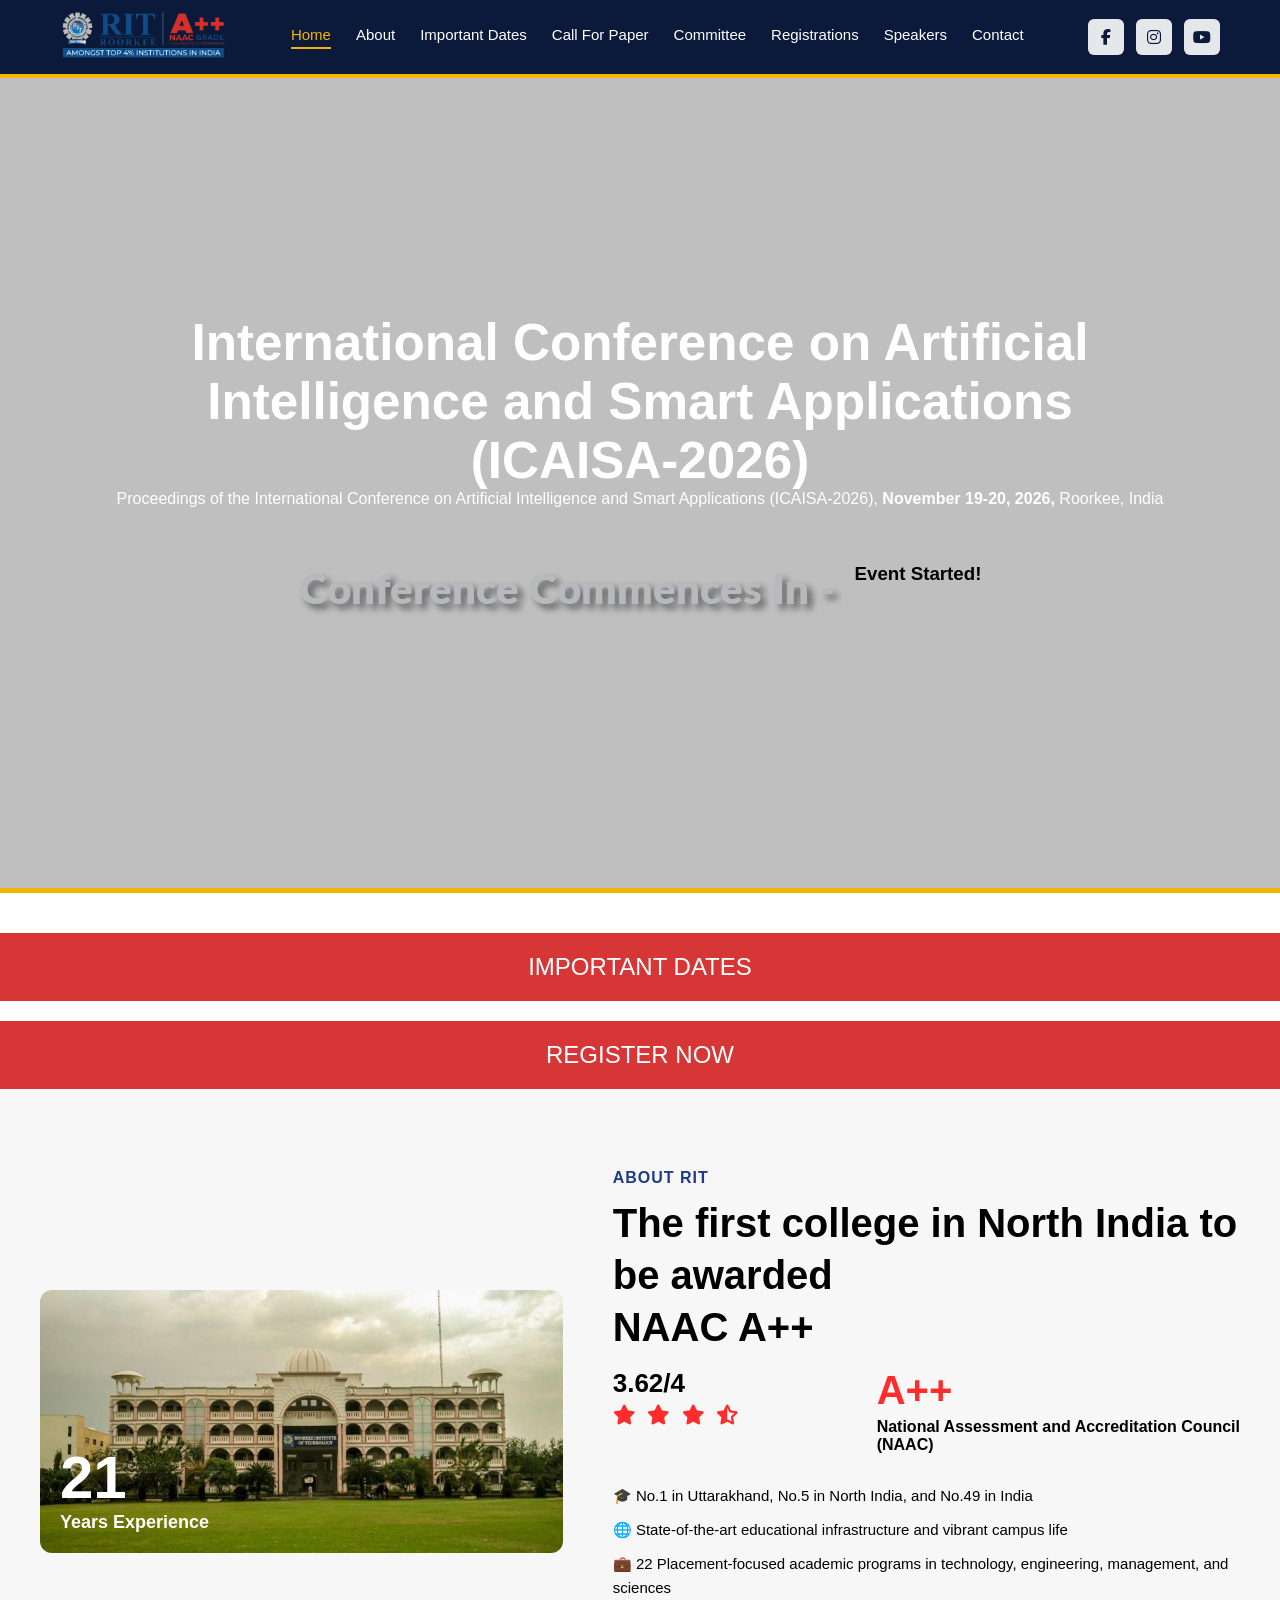
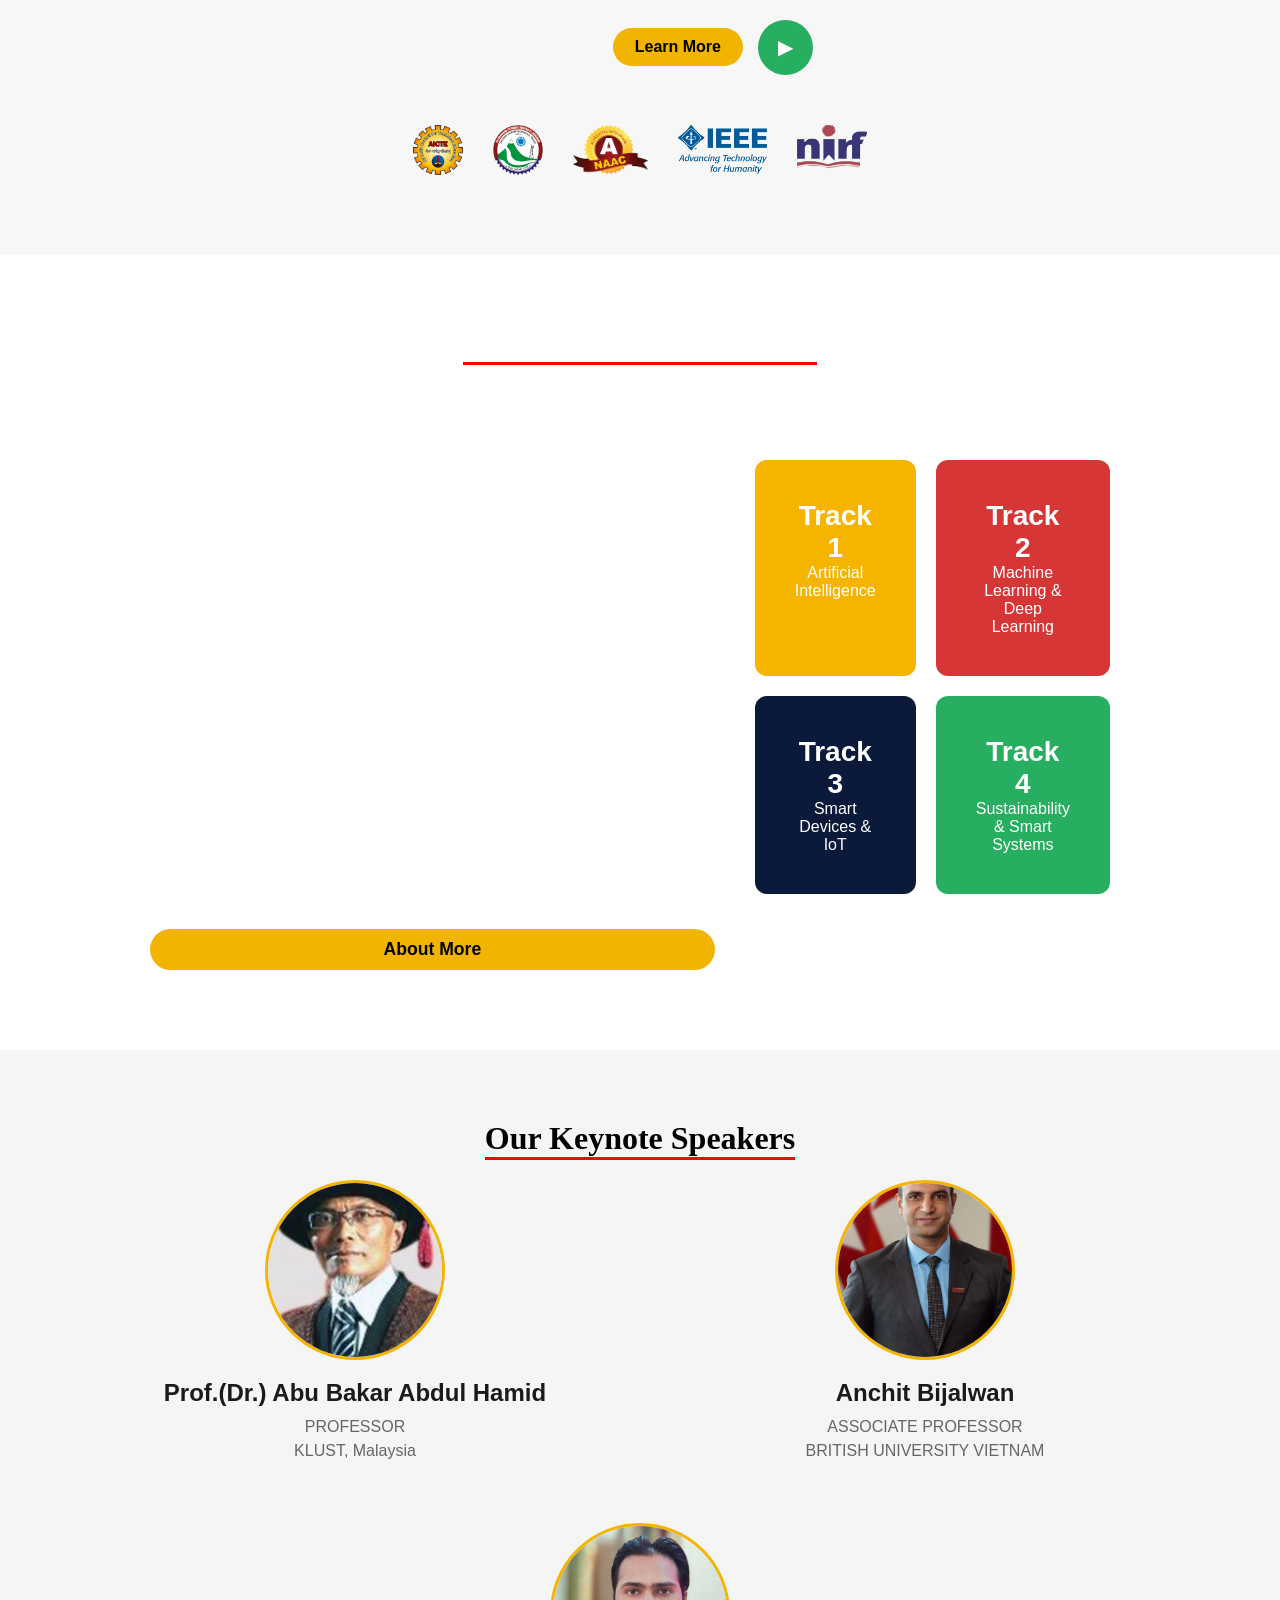
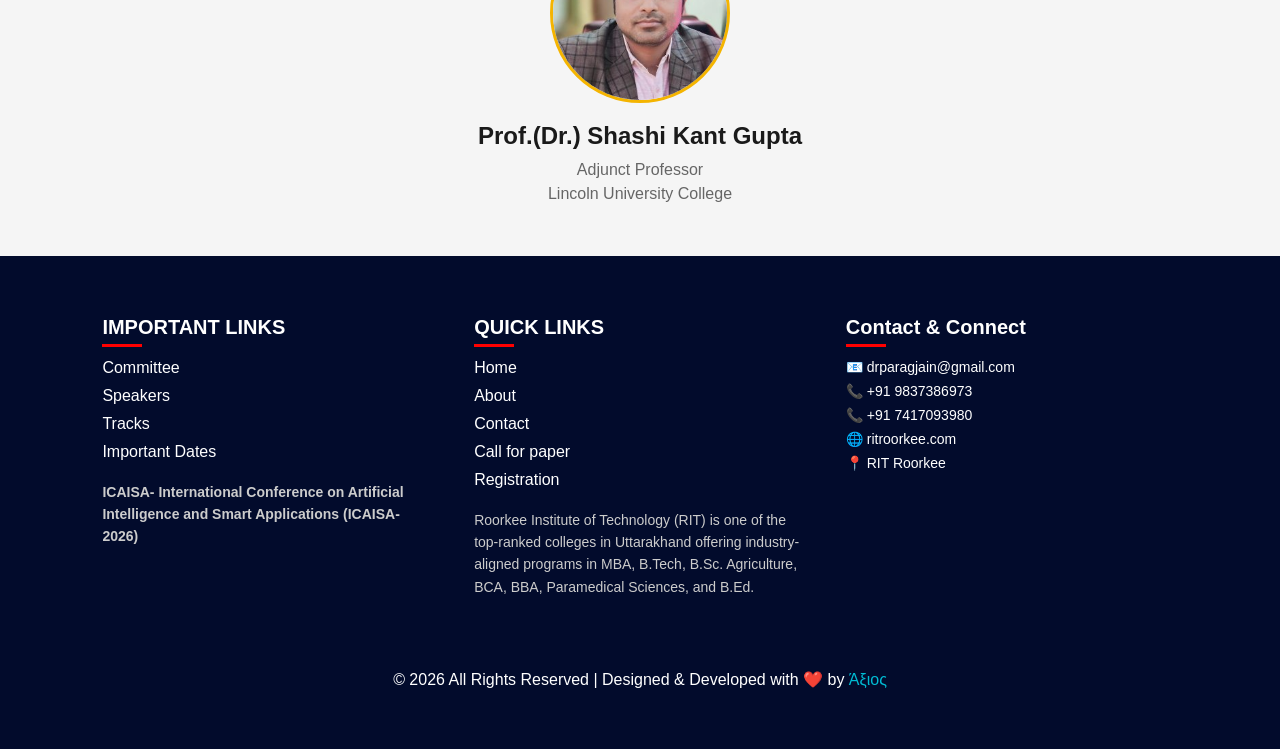
<file: index.html>
<!DOCTYPE html>
<html lang="en">

<head>
    <meta charset="UTF-8">
    <meta name="viewport" content="width=device-width, initial-scale=1.0">
    <title>RIT A++(ICAISA-2026)</title>
    <link rel="icon" type="image/png" href="./resource/wb-logo.png">
    <link rel="stylesheet" href="style.css">

    <link rel="stylesheet" href="https://cdnjs.cloudflare.com/ajax/libs/font-awesome/6.5.0/css/all.min.css">
    <link rel="preconnect" href="https://fonts.googleapis.com">
    <link rel="preconnect" href="https://fonts.gstatic.com" crossorigin>
    <link
        href="https://fonts.googleapis.com/css2?family=Barlow:ital,wght@0,100;0,200;0,300;0,400;0,500;0,600;0,700;0,800;0,900;1,100;1,200;1,300;1,400;1,500;1,600;1,700;1,800;1,900&family=Datatype:wght@100..900&family=Inter:ital,opsz,wght@0,14..32,100..900;1,14..32,100..900&family=Lato:ital,wght@0,100;0,300;0,400;0,700;0,900;1,100;1,300;1,400;1,700;1,900&family=Lobster+Two:ital,wght@0,400;0,700;1,400;1,700&family=Nata+Sans:wght@100..900&family=Teko:wght@300..700&display=swap"
        rel="stylesheet">

</head>

<body>


    <header class="navbar">
        <div class="nav-container">

            <!-- Logo -->
            <div class="logo">
                <a href="./index.html">
                    <img src="./resource/RIT_LOGO.png" alt="RIT Logo">
                </a>
            </div>

            <!-- Desktop Menu -->
            <nav class="nav-links">
                <a href="./index.html" class="active">Home</a>
                <a href="./About.html">About</a>
                <a href="./important-dates.html">Important Dates</a>
                <a href="./callforpaper.html">Call For Paper</a>
                <a href="./commettee.html">Committee</a>
                <a href="./registration.html">Registrations</a>
                <a href="#speaker-section">Speakers</a>
                <a href="./contact.html">Contact</a>
            </nav>

            <!-- Social Icons -->
            <div class="social-icons">
                <a href="https://www.facebook.com/roorkeerit/" target="_blank" rel="noopener noreferrer"><i
                        class="fab fa-facebook-f"></i></a>
                <a href="https://www.instagram.com/ritroorkee2005/?hl=en" target="_blank" rel="noopener noreferrer"><i
                        class="fab fa-instagram"></i></a>
                <a href="https://www.youtube.com/@Roorkeeinstituteoftechnology" target="_blank"
                    rel="noopener noreferrer"><i class="fab fa-youtube"></i></a>
            </div>

            <!-- Mobile Menu Icon -->
            <div class="menu-toggle" id="menuToggle">
                ☰
            </div>

        </div>
    </header>
    <!-- Mobile Fullscreen Menu -->
    <div class="mobile-menu" id="mobileMenu">
        <span class="close-btn" id="closeMenu">✕</span>

        <a href="./index.html" class="active">Home</a>
        <a href="./About.html">About</a>
        <a href="./important-dates.html">Important Dates</a>
        <a href="./callforpaper.html">Call For Paper</a>
        <a href="./commettee.html">Committee</a>
        <a href="./registration.html">Registrations</a>
        <a href="#speaker-section">Speakers</a>
        <a href="./contact.html">Contact</a>

        <!-- Social Icons (Mobile) -->
        <div class="mobile-social">
            <a href="https://www.facebook.com/roorkeerit/" target="_blank" rel="noopener noreferrer"><i
                    class="fab fa-facebook-f"></i></a>
            <a href="https://www.instagram.com/ritroorkee2005/?hl=en" target="_blank" rel="noopener noreferrer"><i
                    class="fab fa-instagram"></i></a>
            <a href="https://www.youtube.com/@Roorkeeinstituteoftechnology" target="_blank" rel="noopener noreferrer"><i
                    class="fab fa-youtube"></i></a>
        </div>
    </div>




    <section class="Hero-Section video-section">
        <video autoplay muted loop playsinline class="bg-video">
            <source src="https://res.cloudinary.com/dwsoa92iv/video/upload/v1775106284/video_pzdsb8.mp4"
                type="video/mp4">
            Your browser does not support the video tag.
        </video>

        <div class="content">
            <h1>International Conference on Artificial Intelligence and Smart Applications (ICAISA-2026)</h1>
            <p>Proceedings of the International Conference on Artificial Intelligence and Smart Applications
                (ICAISA-2026), <b>November
                    19-20, 2026,</b> Roorkee, India</p>
        </div>

        <div class="counter">
            <div class="countdown-container">
                <div class="counting-heading">
                    <h2 class="title">Conference Commences In - </h2>
                </div>

                <div class="countdown">
                    <div class="time-box">
                        <span id="days">00</span>
                        <p>Days</p>
                    </div>
                    <div class="time-box">
                        <span id="hours">00</span>
                        <p>Hours</p>
                    </div>
                    <div class="time-box">
                        <span id="minutes">00</span>
                        <p>Minutes</p>
                    </div>
                    <div class="time-box">
                        <span id="seconds">00</span>
                        <p>Seconds</p>
                    </div>
                </div>
            </div>
        </div>

    </section>

    <section class="home-page-links">

        <div class="home-links">
            <a href="./important-dates.html">IMPORTANT DATES</a>
        </div>
        <div class="home-links">
            <a href="./registration.html">REGISTER NOW</a>
        </div>

    </section>


    <!-- <section class="home-about-rit"></section> -->
    <section class="about-section">
        <div class="about-container">

            <!-- Left Image -->
            <div class="about-image">
                <img src="./resource/rit-img.jpg" alt="Experience Image">

                <div class="experience-badge">
                    <span class="years">21</span>
                    <span class="text">Years Experience</span>
                </div>
            </div>

            <!-- Right Content -->
            <div class="about-content">
                <p class="subtitle">ABOUT RIT</p>

                <div class="naac-left">
                    <h1>
                        The first college in North India to be awarded <br>
                        <span>NAAC A++</span>
                    </h1>

                    <div class="rating-naac">
                        <div class="rating">
                            <h2>3.62/4</h2>
                            <div class="stars">
                                <i class="fa-solid fa-star"></i>
                                <i class="fa-solid fa-star"></i>
                                <i class="fa-solid fa-star"></i>
                                <i class="fa-solid fa-star-half-stroke"></i>
                            </div>
                        </div>
                        <div class="rating naac">
                            <h2>A++</h2>
                            <p>National Assessment and Accreditation Council <br> (NAAC)</p>
                        </div>
                    </div>


                    <ul class="features">
                        <li>🎓 No.1 in Uttarakhand, No.5 in North India, and No.49 in India</li>
                        <li>🌐 State-of-the-art educational infrastructure and vibrant campus life</li>
                        <li>💼 22 Placement-focused academic programs in technology, engineering, management, and
                            sciences</li>
                    </ul>
                </div>

                <div class="buttons">
                    <a href="https://ritroorkee.com/" class="btn-primary" target="_blank"
                        rel="noopener noreferrer">Learn More</a>

                    <a href="https://www.youtube.com/watch?v=4znWxGRfNgY" class="play-btn" target="_blank"
                        rel="noopener noreferrer">
                        ▶
                    </a>
                </div>
            </div>

        </div>

        <!-- Logos -->
        <div class="about-logos">
            <img src="./resource/AICTE-logo.png" alt="AICTE LOGO">
            <img src="./resource/UTU-logo.png" alt="UTU LOGO">
            <img src="./resource/naaclogo-a.png" alt="NAAC LOGO">
            <img src="./resource/IEEE-logo.png" alt="IEEE LOGO">
            <img src="./resource/nirf-logoo.png" alt="NIRF LOGO">
        </div>
    </section>



    <section class="welcome-section" id="welcome">
        <div class="welcome-heading">
            <h1>Welcome to ICAISA-2026</h1>
        </div>

        <div class="home-about-ICAISA">
            <div class="welcoming-paragraph">
                <p>Welcome to <b>"International Conference on Artificial Intelligence and Smart Applications
                        (ICAISA-2026)"</b></p>
                <p>
                    A prestigious international forum dedicated to advancing research, innovation, and collaboration in
                    artificial
                    intelligence and intelligent technologies. The conference serves as a global hub for knowledge
                    exchange, where experts,
                    thought leaders, and innovators come together to present ideas, share insights, and discuss
                    transformative technologies shaping the future of smart applications and digital ecosystems.
                </p>

                <p>
                    ICAISA-2026 is thoughtfully designed for a diverse and interdisciplinary audience, including
                    academicians, researchers, doctoral scholars, postgraduate students, industry professionals,
                    technology developers, startup founders, and policymakers. Whether you are presenting
                    groundbreaking research, exploring industry-driven solutions, or aiming to stay ahead in the
                    rapidly evolving AI landscape, this conference offers valuable opportunities for learning,
                    networking, and global collaboration.
                </p>

                <p>
                    The conference highlights key areas such as machine learning, deep learning,
                    computer vision, and natural language processing, along with their applications
                    in healthcare, smart cities, intelligent transportation, cybersecurity, automation, and
                    decision-making systems. By bridging the gap between theory and real-world implementation,
                    ICAISA-2026 aims to foster innovation, encourage collaboration, and build sustainable,
                    intelligent systems that enhance productivity and quality of life worldwide.
                </p>

                <a href="./callforpaper.html" class="btn-primary about-more-btn">About More</a>
            </div>

            <div class="Track-carousel">
                <div class="grid-container">
                    <div class="box box1">
                        <h3>Track 1</h3>
                        <p>Artificial Intelligence</p>
                    </div>
                    <div class="box box2">
                        <h3>Track 2</h3>
                        <p>Machine Learning & Deep Learning</p>
                    </div>
                    <div class="box box3">
                        <h3>Track 3</h3>
                        <p>Smart Devices & IoT</p>
                    </div>
                    <div class="box box4">
                        <h3>Track 4</h3>
                        <p>Sustainability & Smart Systems</p>
                    </div>
                </div>
            </div>
        </div>

    </section>



    <section class="speakers-section" id="speaker-section">
        <div class="welcome-heading speaker-heading">
            <h1>Our Keynote Speakers</h1>
        </div>
        <div class="speakers-container">

            <!-- Speaker 1 -->
            <div class="speaker">
                <img src="./resource/abdul-hamid.jfif" alt="Abdul Hamid">
                <h3>Prof.(Dr.) Abu Bakar Abdul Hamid</h3>
                <p>PROFESSOR<br>KLUST, Malaysia</p>
            </div>

            <!-- Speaker 2 -->
            <div class="speaker">
                <img src="./resource/speaker2.jpg" alt="Anchit Bijalwan">
                <h3>Anchit Bijalwan</h3>
                <p>ASSOCIATE PROFESSOR<br>BRITISH UNIVERSITY VIETNAM</p>
            </div>

            <!-- Speaker 3 -->

            <div class="speaker center">
                <img src="./resource/shashi-kant.jfif" alt="Prof.(Dr.) SHASHI KANT GUPTA">
                <h3>Prof.(Dr.) Shashi Kant Gupta</h3>
                <p>Adjunct Professor <br>Lincoln University College</p>
            </div>

        </div>
    </section>



    <footer class="footer">
        <div class="footer-container">

            <!-- Column 1 -->
            <div class="footer-col">
                <h3>IMPORTANT LINKS</h3>
                <ul>
                    <li><a href="./commettee.html">Committee</a></li>
                    <li><a href="#speaker-section">Speakers</a></li>
                    <li><a href="#tracks-section">Tracks</a></li>
                    <li><a href="./important-dates.html">Important Dates</a></li>
                </ul>

                <p class="footer-desc">
                    <b>ICAISA- International Conference on Artificial Intelligence and Smart Applications
                        (ICAISA-2026)</b>
                </p>
            </div>

            <!-- Column 2 -->
            <div class="footer-col">
                <h3>QUICK LINKS</h3>
                <ul>
                    <li><a href="./index.html">Home</a></li>
                    <li><a href="./About.html">About</a></li>
                    <li><a href="./contact.html">Contact</a></li>
                    <li><a href="./callforpaper.html">Call for paper</a></li>
                    <li><a href="./registration.html">Registration</a></li>
                </ul>

                <p class="footer-desc">
                    Roorkee Institute of Technology (RIT) is one of the top-ranked colleges in Uttarakhand offering
                    industry-aligned programs in MBA, B.Tech, B.Sc. Agriculture, BCA, BBA, Paramedical Sciences, and
                    B.Ed.
                </p>
            </div>

            <!-- Column 3 -->
            <div class="footer-col contact">
                <h3>Contact & Connect</h3>

                <p>📧 drparagjain@gmail.com</p>
                <p>📞 +91 9837386973</p>
                <p>📞 +91 7417093980</p>
                <p>🌐 ritroorkee.com</p>
                <p>📍 RIT Roorkee</p>

                <!-- Map -->
                <div class="map">
                    <iframe src="https://www.google.com/maps?q=Roorkee%20Institute%20of%20Technology&output=embed"
                        loading="lazy">
                    </iframe>
                </div>
            </div>
        </div>
        <div class="developer-right">
            <p>
                © 2026 All Rights Reserved | Designed & Developed with ❤️ by
                <a href="https://vivaansaroj.netlify.app/" target="_blank" rel="noopener noreferrer">
                    Άξιος
                </a>
            </p>
        </div>
    </footer>

    <script src="script.js"></script>
</body>

</html>
</file>
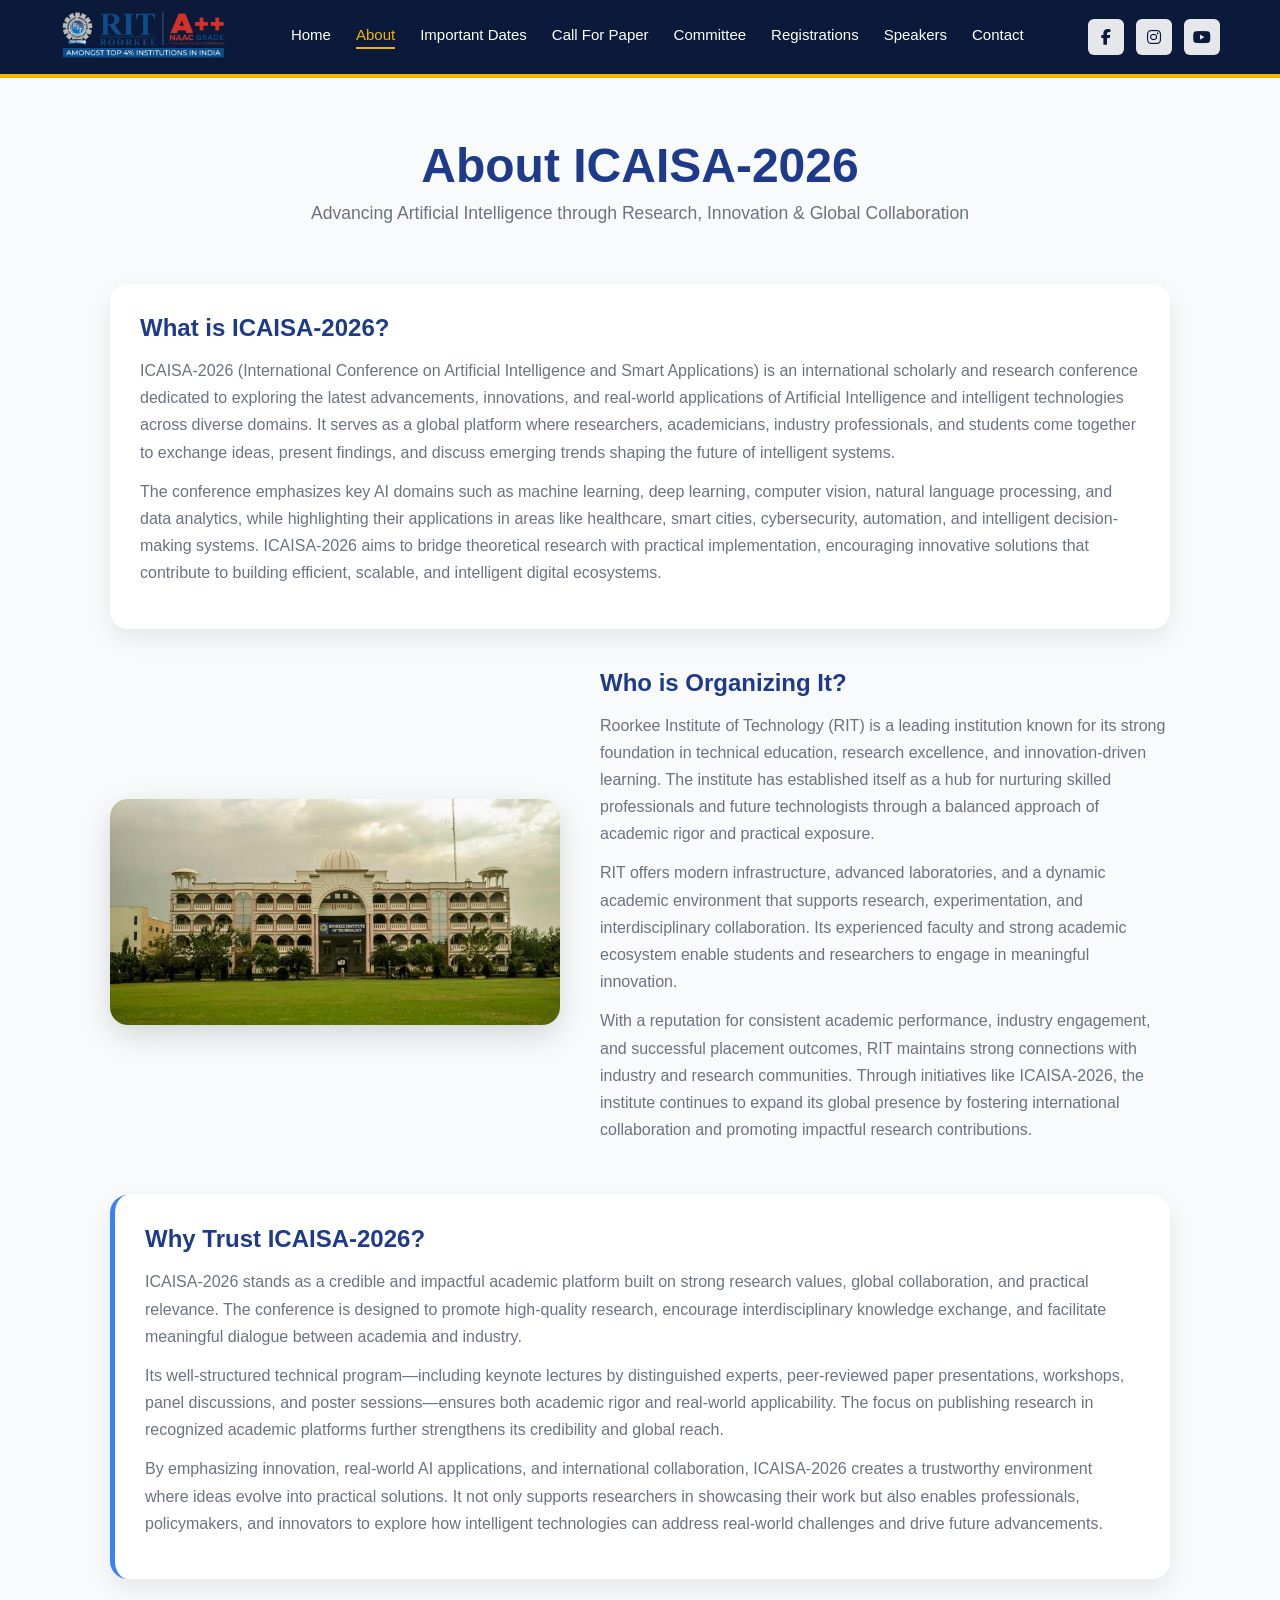
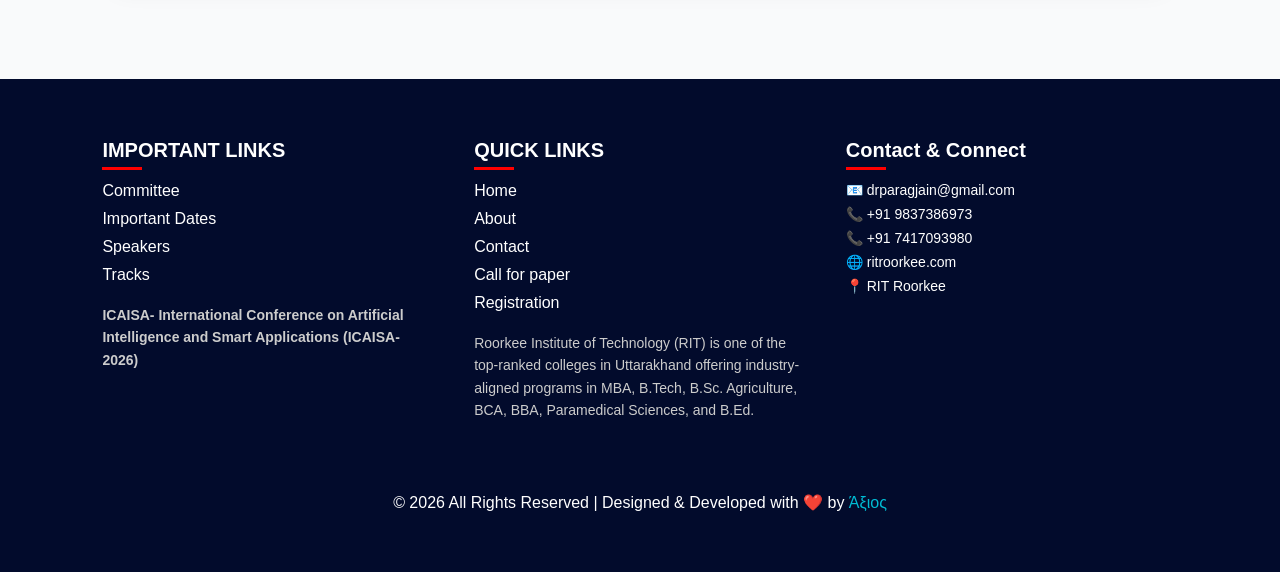
<file: About.html>
<!DOCTYPE html>
<html lang="en">

<head>
    <meta charset="UTF-8">
    <meta name="viewport" content="width=device-width, initial-scale=1.0">
    <title>RIT A++(ICAISA-2026)</title>
    <link rel="icon" type="image/png" href="./resource/wb-logo.png">
    <link rel="stylesheet" href="style.css">
    <link rel="stylesheet" href="./CSS/about.css">

    <link rel="stylesheet" href="https://cdnjs.cloudflare.com/ajax/libs/font-awesome/6.5.0/css/all.min.css">
    <link rel="preconnect" href="https://fonts.googleapis.com">
    <link rel="preconnect" href="https://fonts.gstatic.com" crossorigin>
    <link
        href="https://fonts.googleapis.com/css2?family=Barlow:ital,wght@0,100;0,200;0,300;0,400;0,500;0,600;0,700;0,800;0,900;1,100;1,200;1,300;1,400;1,500;1,600;1,700;1,800;1,900&family=Datatype:wght@100..900&family=Inter:ital,opsz,wght@0,14..32,100..900;1,14..32,100..900&family=Lato:ital,wght@0,100;0,300;0,400;0,700;0,900;1,100;1,300;1,400;1,700;1,900&family=Lobster+Two:ital,wght@0,400;0,700;1,400;1,700&family=Nata+Sans:wght@100..900&family=Teko:wght@300..700&display=swap"
        rel="stylesheet">
</head>

<body class="about-body">
    <header class="navbar">
        <div class="nav-container">

            <!-- Logo -->
            <div class="logo">
                <a href="./index.html">
                    <img src="./resource/RIT_LOGO.png" alt="RIT Logo">
                </a>
            </div>

            <!-- Desktop Menu -->
            <nav class="nav-links">
                <a href="./index.html">Home</a>
                <a href="./About.html" class="active">About</a>
                <a href="./important-dates.html">Important Dates</a>
                <a href="./callforpaper.html">Call For Paper</a>
                <a href="./commettee.html">Committee</a>
                <!-- <a href="#">Call for paper</a> -->
                <a href="./registration.html">Registrations</a>
                <a href="./index.html#speaker-section">Speakers</a>
                <a href="./contact.html">Contact</a>
            </nav>

            <!-- Social Icons -->
            <div class="social-icons">
                <a href="https://www.facebook.com/roorkeerit/"><i class="fab fa-facebook-f"></i></a>
                <a href="https://www.instagram.com/ritroorkee2005/?hl=en"><i class="fab fa-instagram"></i></a>
                <a href="https://www.youtube.com/@Roorkeeinstituteoftechnology"><i class="fab fa-youtube"></i></a>
            </div>

            <!-- Mobile Menu Icon -->
            <div class="menu-toggle" id="menuToggle">
                ☰
            </div>

        </div>
    </header>
    <!-- Mobile Fullscreen Menu -->
    <div class="mobile-menu" id="mobileMenu">
        <span class="close-btn" id="closeMenu">✕</span>

        <a href="./index.html">Home</a>
        <a href="./About.html" class="active">About</a>
        <a href="./important-dates.html">Important Dates</a>
        <a href="./callforpaper.html">Call For Paper</a>
        <a href="./commettee.html">Committee</a>
        <a href="./registration.html">Registrations</a>
        <a href="./index.html#speaker-section">Speakers</a>
        <a href="./contact.html">Contact</a>

        <!-- Social Icons (Mobile) -->
        <div class="mobile-social">
            <a href="https://www.facebook.com/roorkeerit/"><i class="fab fa-facebook-f"></i></a>
            <a href="https://www.instagram.com/ritroorkee2005/?hl=en"><i class="fab fa-instagram"></i></a>
            <a href="https://www.youtube.com/@Roorkeeinstituteoftechnology"><i class="fab fa-youtube"></i></a>
        </div>
    </div>

    
    <section class="about-wrapper">
    
        <!-- HERO HEADING -->
        <div class="about-hero">
            <h1>About ICAISA-2026</h1>
            <p>Advancing Artificial Intelligence through Research, Innovation & Global Collaboration</p>
        </div>
    
        <!-- WHAT IS ICAISA -->
        <div class="about-card">
            <h2>What is ICAISA-2026?</h2>
            <p>
                ICAISA-2026 (International Conference on Artificial Intelligence and Smart Applications) is an international scholarly
                and research conference dedicated to exploring the latest advancements, innovations, and real-world applications of
                Artificial Intelligence and intelligent technologies across diverse domains. It serves as a global platform where
                researchers, academicians, industry professionals, and students come together to exchange ideas, present findings, and
                discuss emerging trends shaping the future of intelligent systems.
            </p>
            <p>
                The conference emphasizes key AI domains such as machine learning, deep learning, computer vision, natural language
                processing, and data analytics, while highlighting their applications in areas like healthcare, smart cities,
                cybersecurity, automation, and intelligent decision-making systems. ICAISA-2026 aims to bridge theoretical research with
                practical implementation, encouraging innovative solutions that contribute to building efficient, scalable, and
                intelligent digital ecosystems.
            </p>
        </div>
    
        <!-- RIT SECTION -->
        <div class="about-split">
    
            <div class="about-image">
                <img src="./resource/rit-img.jpg" alt="Roorkee Institute of Technology">
            </div>
    
            <div class="about-content">
                <h2>Who is Organizing It?</h2>
                <p>
                    Roorkee Institute of Technology (RIT) is a leading institution known for its strong foundation in technical education,
                    research excellence, and innovation-driven learning. The institute has established itself as a hub for nurturing skilled
                    professionals and future technologists through a balanced approach of academic rigor and practical exposure.
                </p>
                <p>
                    RIT offers modern infrastructure, advanced laboratories, and a dynamic academic environment that supports research,
                    experimentation, and interdisciplinary collaboration. Its experienced faculty and strong academic ecosystem enable
                    students and researchers to engage in meaningful innovation.
                </p>

                <p>With a reputation for consistent academic performance, industry engagement, and successful placement outcomes, RIT
                maintains strong connections with industry and research communities. Through initiatives like ICAISA-2026, the institute
                continues to expand its global presence by fostering international collaboration and promoting impactful research
                contributions.</p>
            </div>
    
        </div>
    
        <!-- TRUST SECTION -->
        <div class="about-card trust-card">
            <h2>Why Trust ICAISA-2026?</h2>
            <p>
                ICAISA-2026 stands as a credible and impactful academic platform built on strong research values, global collaboration,
                and practical relevance. The conference is designed to promote high-quality research, encourage interdisciplinary
                knowledge exchange, and facilitate meaningful dialogue between academia and industry.
            </p>
            <p>
                Its well-structured technical program—including keynote lectures by distinguished experts, peer-reviewed paper
                presentations, workshops, panel discussions, and poster sessions—ensures both academic rigor and real-world
                applicability. The focus on publishing research in recognized academic platforms further strengthens its credibility and
                global reach.
            </p>
            <p>
                By emphasizing innovation, real-world AI applications, and international collaboration, ICAISA-2026 creates a
                trustworthy environment where ideas evolve into practical solutions. It not only supports researchers in showcasing
                their work but also enables professionals, policymakers, and innovators to explore how intelligent technologies can
                address real-world challenges and drive future advancements.
            </p>
        </div>
    
    </section>




    <footer class="footer">
        <div class="footer-container">

            <!-- Column 1 -->
            <div class="footer-col">
                <h3>IMPORTANT LINKS</h3>
                <ul>
                    <li><a href="./commettee.html">Committee</a></li>
                    <li><a href="./important-dates.html">Important Dates</a></li>
                    <li><a href="./index.html#speaker-section">Speakers</a></li>
                    <li><a href="#tracks-section">Tracks</a></li>
                </ul>

                <p class="footer-desc">
                    <b>ICAISA- International Conference on Artificial Intelligence and Smart Applications
                        (ICAISA-2026)</b>
                </p>
            </div>

            <!-- Column 2 -->
            <div class="footer-col">
                <h3>QUICK LINKS</h3>
                <ul>
                    <li><a href="./index.html">Home</a></li>
                    <li><a href="./About.html">About</a></li>
                    <li><a href="./contact.html">Contact</a></li>
                    <li><a href="./callforpaper.html">Call for paper</a></li>
                    <li><a href="./registration.html">Registration</a></li>

                </ul>

                <p class="footer-desc">
                    Roorkee Institute of Technology (RIT) is one of the top-ranked colleges in Uttarakhand offering
                    industry-aligned programs in MBA, B.Tech, B.Sc. Agriculture, BCA, BBA, Paramedical Sciences, and
                    B.Ed.
                </p>
            </div>

            <!-- Column 3 -->
            <div class="footer-col contact">
                <h3>Contact & Connect</h3>

                <p>📧 drparagjain@gmail.com</p>
                <p>📞 +91 9837386973</p>
                <p>📞 +91 7417093980</p>
                <p>🌐 ritroorkee.com</p>
                <p>📍 RIT Roorkee</p>

                <!-- Map -->
                <div class="map">
                    <iframe src="https://www.google.com/maps?q=Roorkee%20Institute%20of%20Technology&output=embed"
                        loading="lazy">
                    </iframe>
                </div>
            </div>
        </div>
        <div class="developer-right">
            <p>
                © 2026 All Rights Reserved | Designed & Developed with ❤️ by
                <a href="https://vivaansaroj.netlify.app/" target="_blank" rel="noopener noreferrer">
                    Άξιος
                </a>
            </p>
        </div>
    </footer>

    <script src="./script.js"></script>
</body>

</html>
</file>
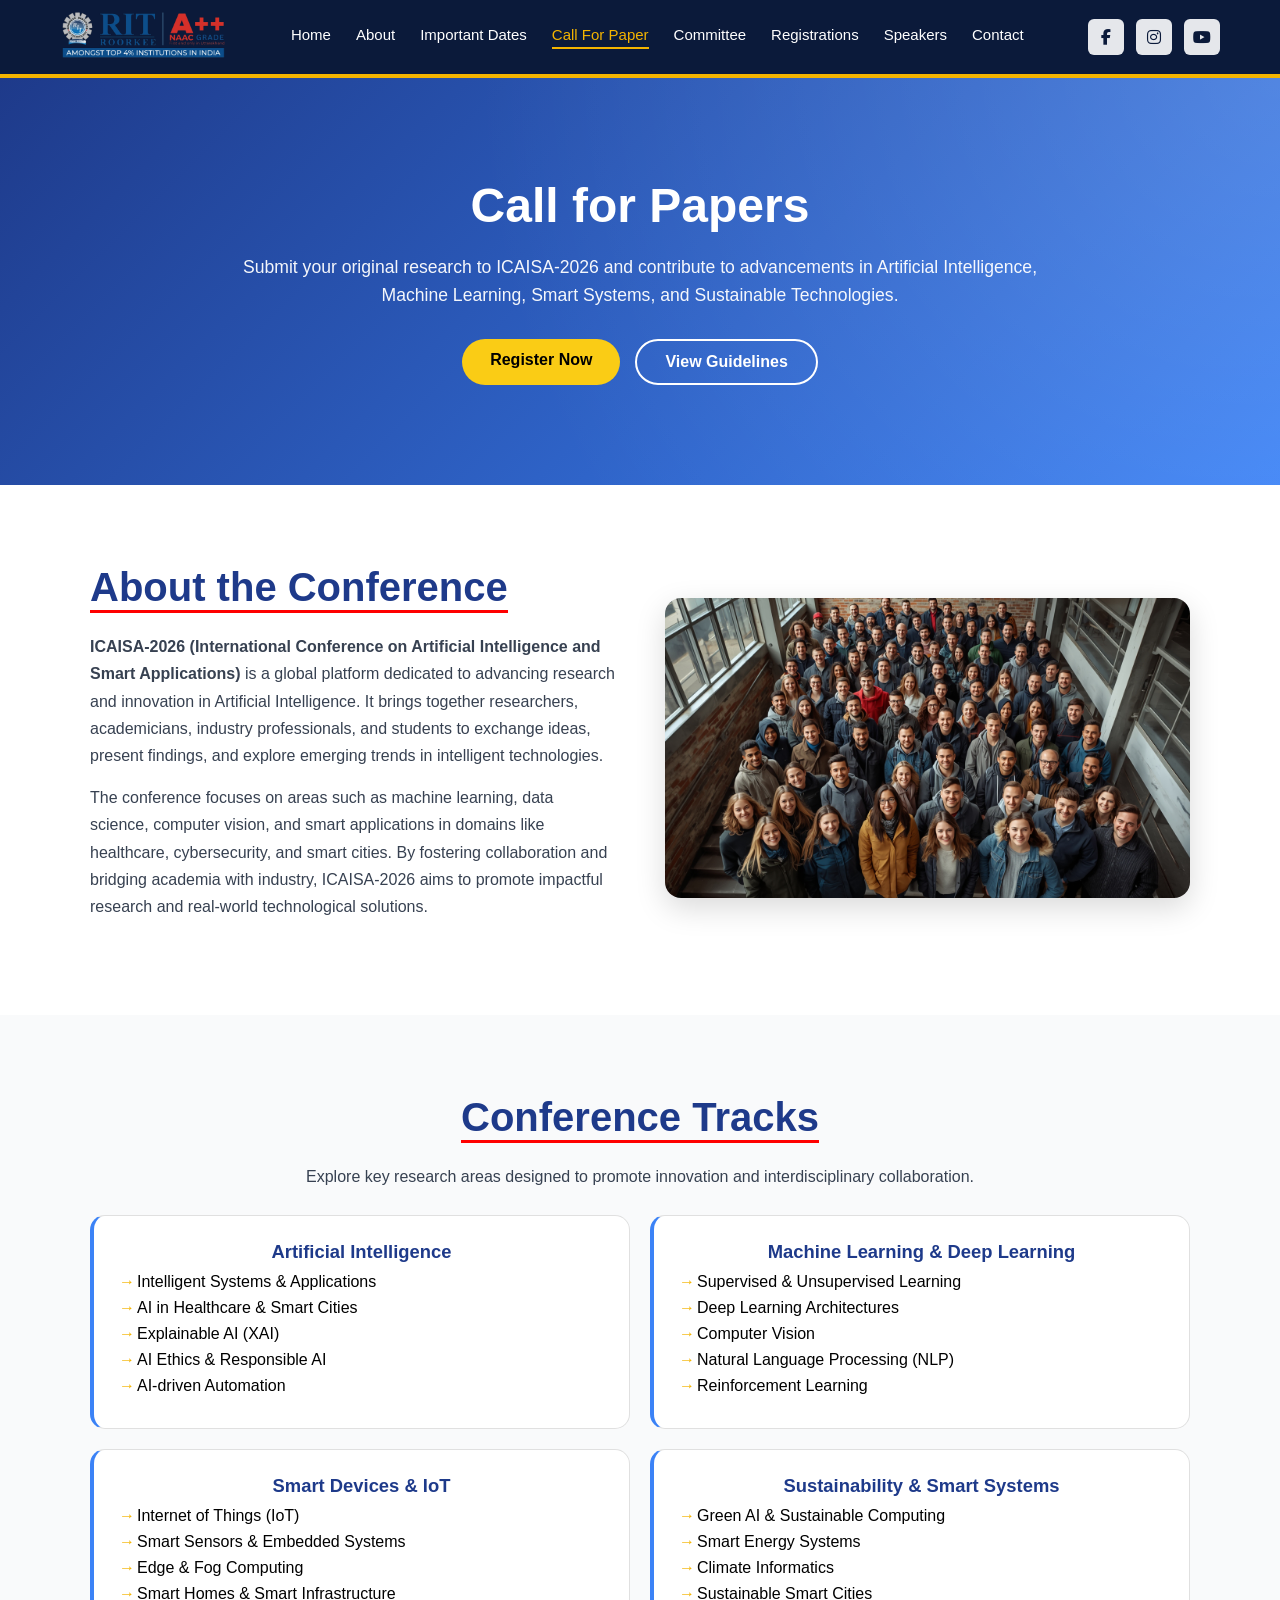
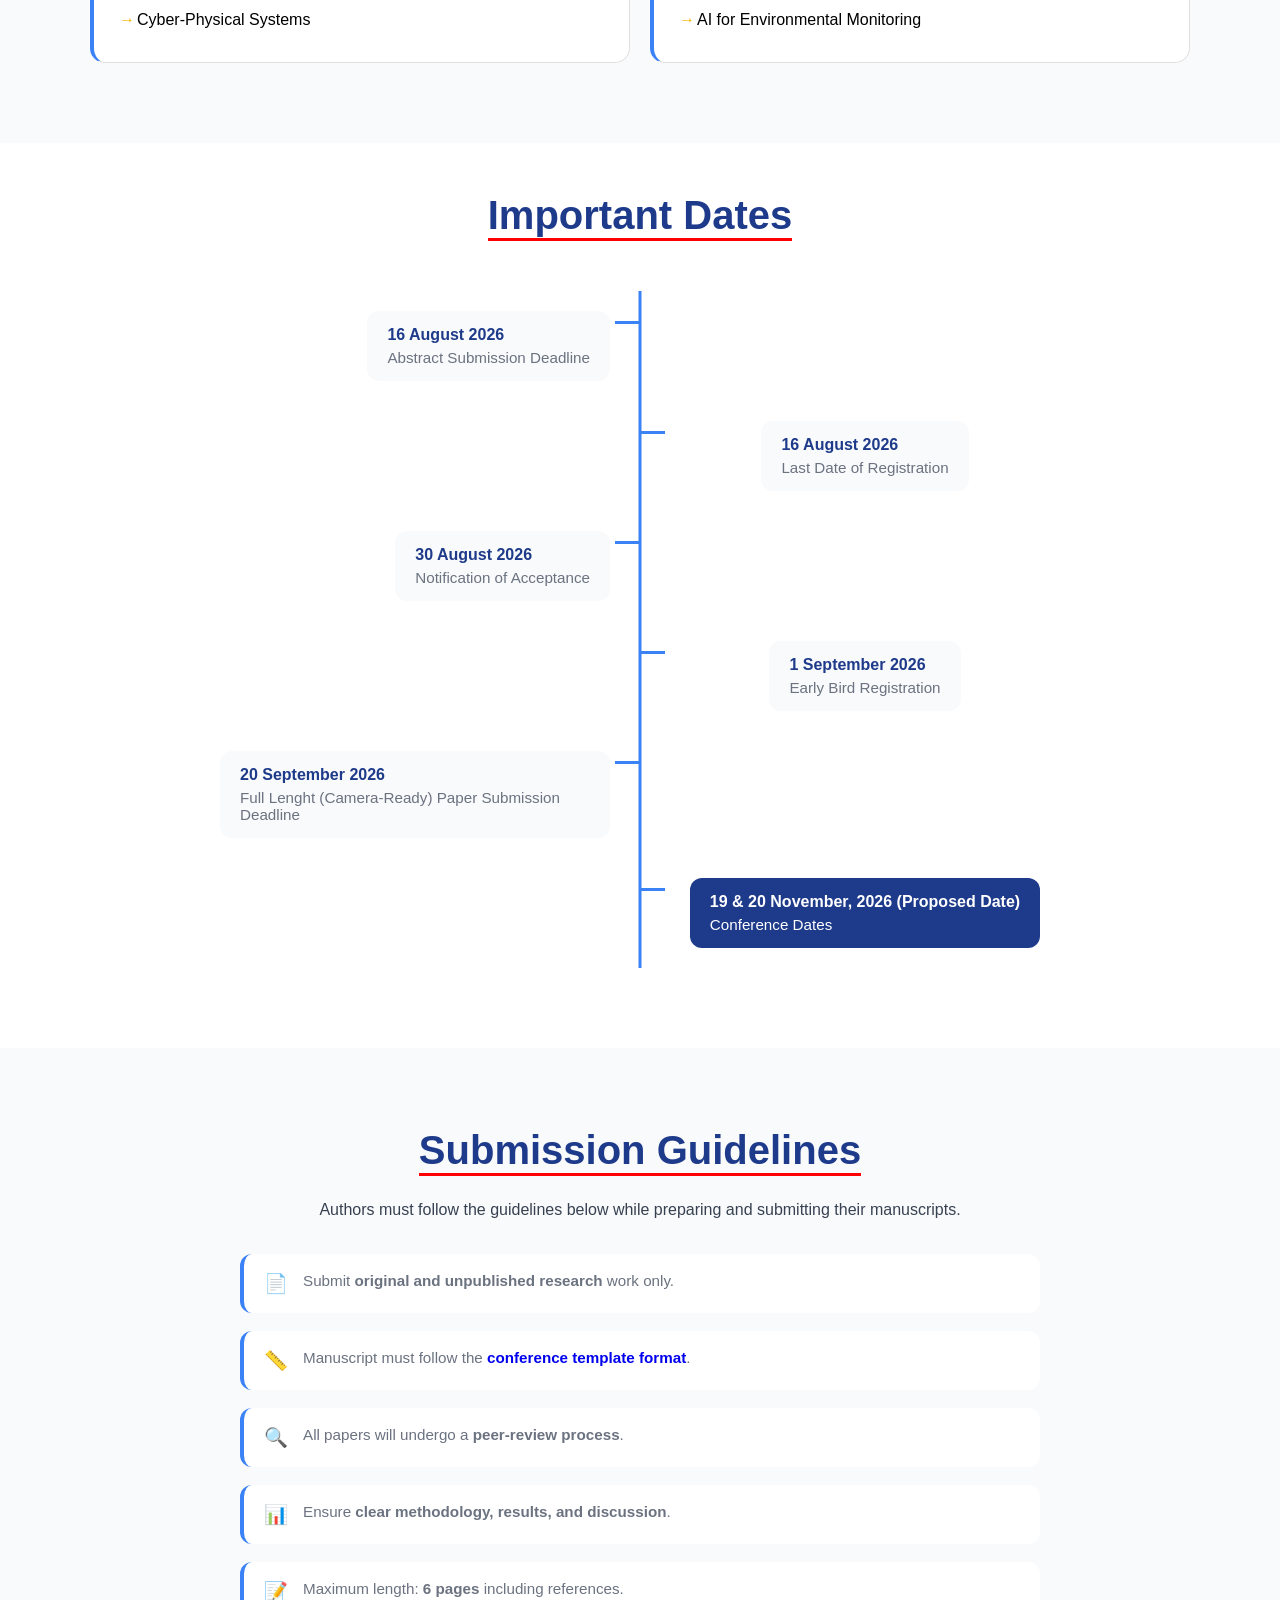
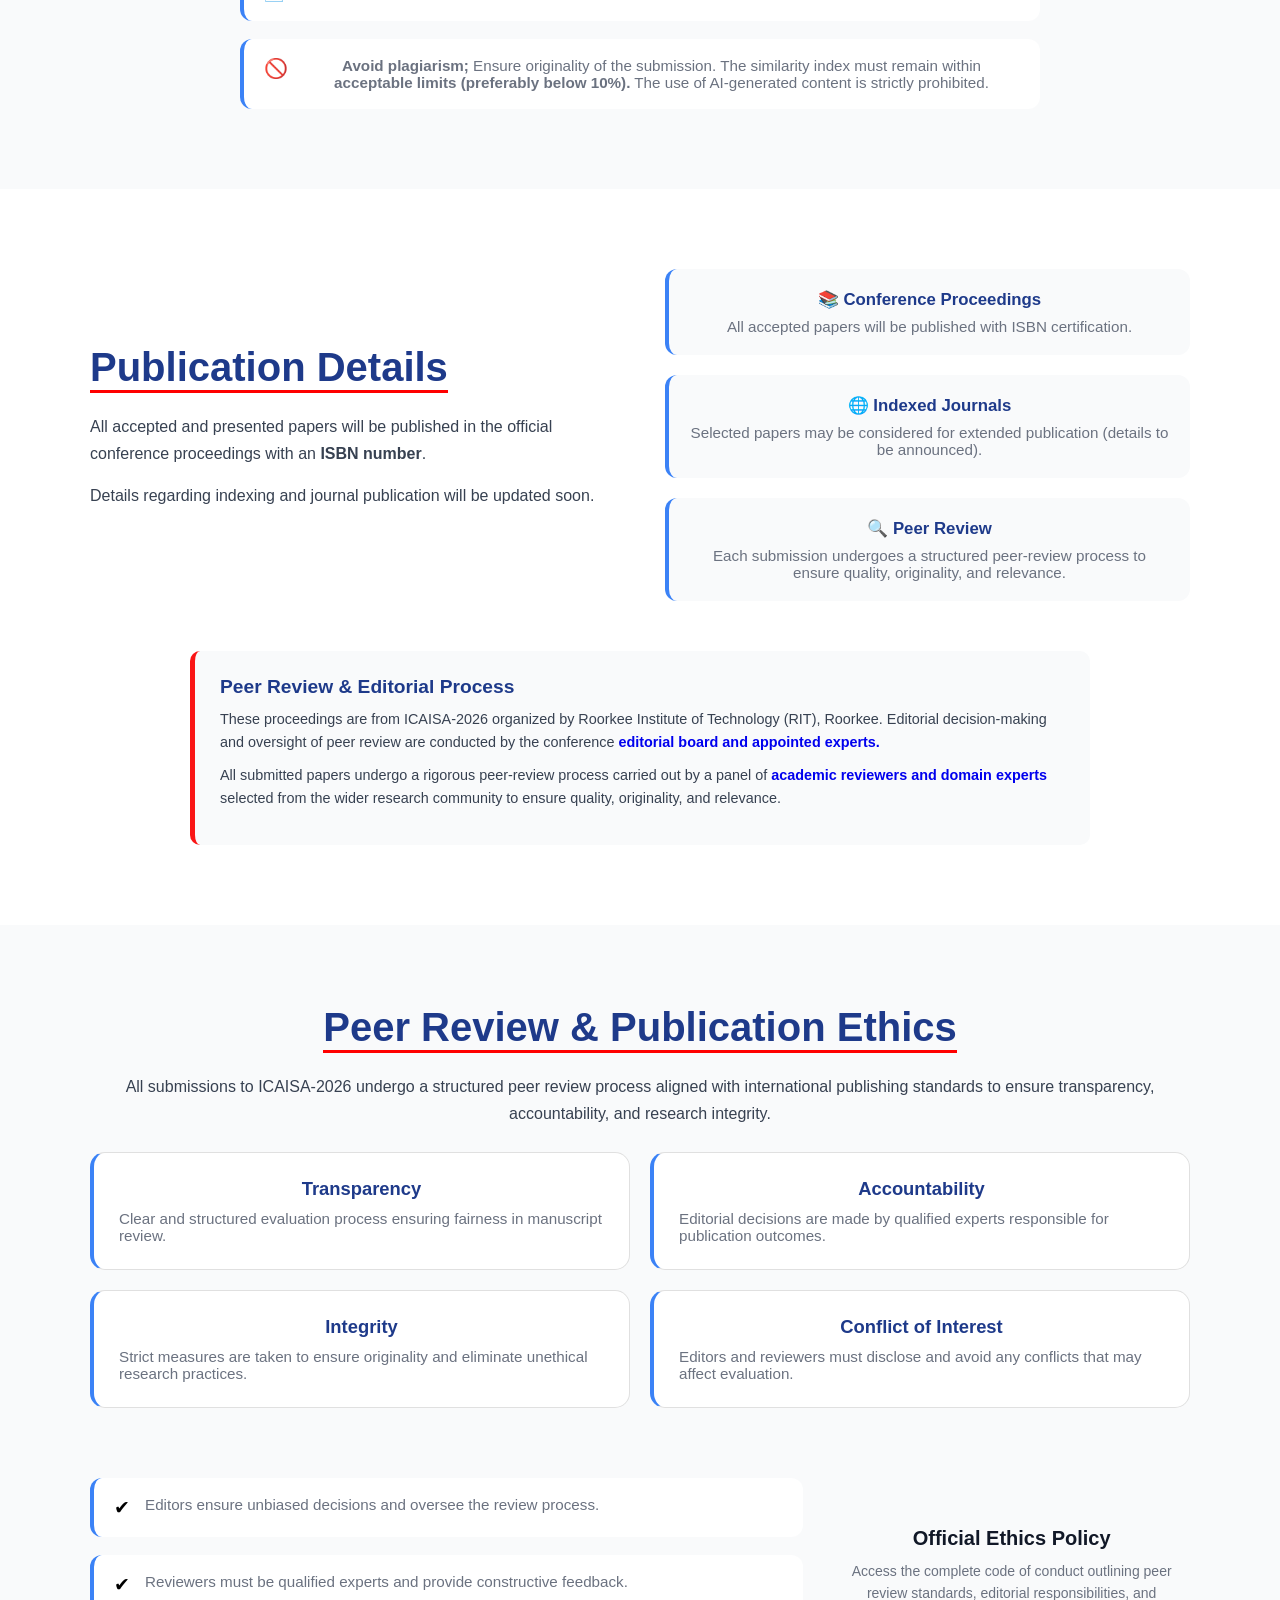
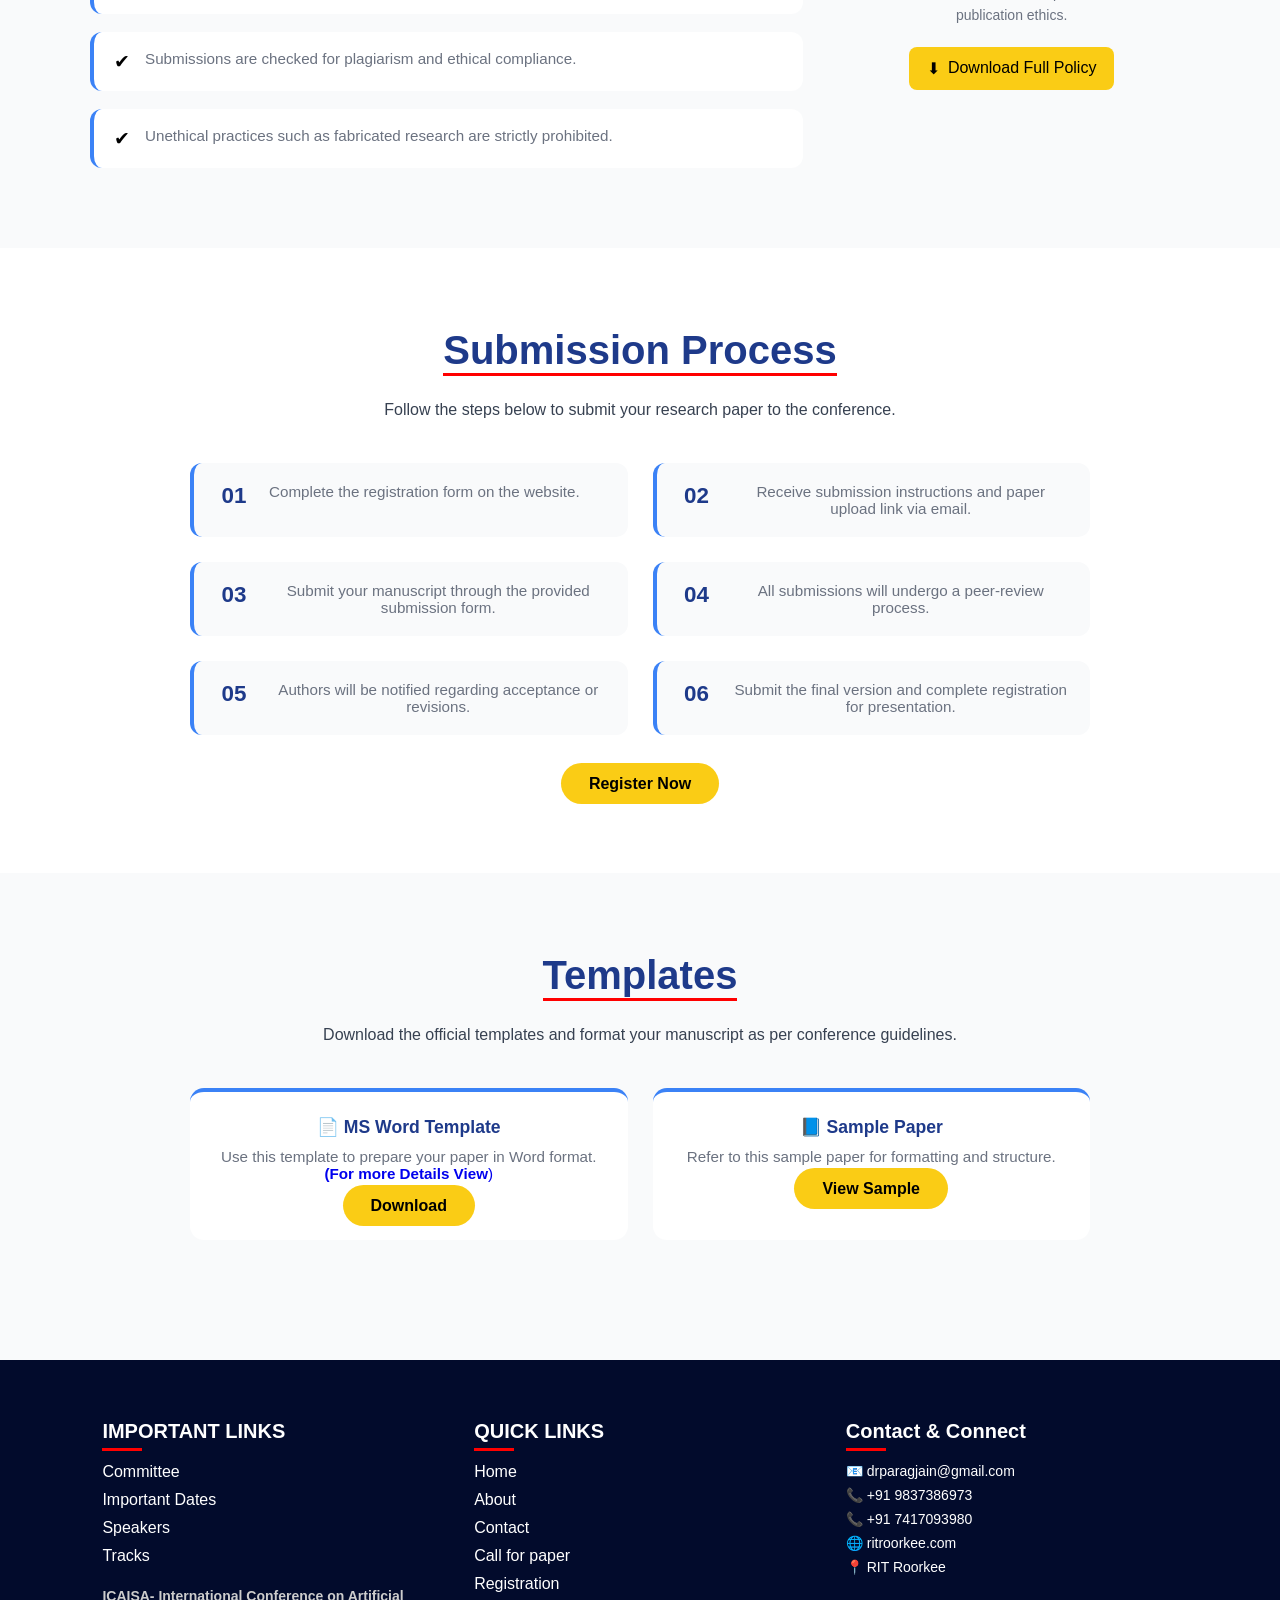
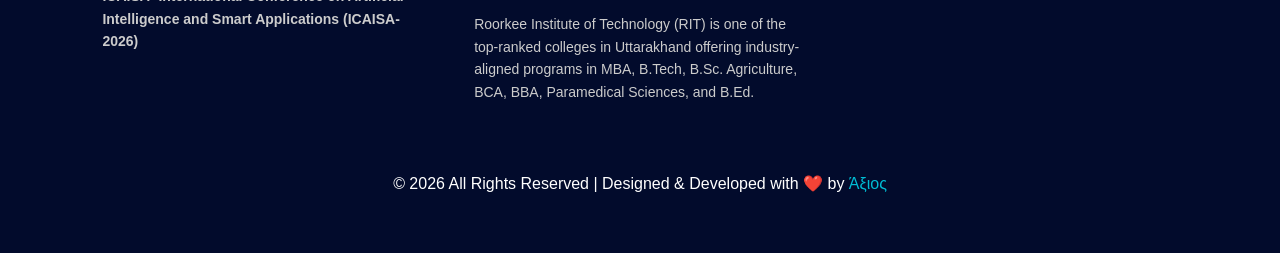
<file: callforpaper.html>
<!DOCTYPE html>
<html lang="en">

<head>
    <meta charset="UTF-8">
    <meta name="viewport" content="width=device-width, initial-scale=1.0">
    <title>RIT A++(ICAISA-2026)</title>
    <link rel="icon" type="image/png" href="./resource/wb-logo.png">
    <link rel="stylesheet" href="style.css">
    <link rel="stylesheet" href="./CSS/callforpaper.css">

    <link rel="stylesheet" href="https://cdnjs.cloudflare.com/ajax/libs/font-awesome/6.5.0/css/all.min.css">
    <link rel="preconnect" href="https://fonts.googleapis.com">
    <link rel="preconnect" href="https://fonts.gstatic.com" crossorigin>
    <link
        href="https://fonts.googleapis.com/css2?family=Barlow:ital,wght@0,100;0,200;0,300;0,400;0,500;0,600;0,700;0,800;0,900;1,100;1,200;1,300;1,400;1,500;1,600;1,700;1,800;1,900&family=Datatype:wght@100..900&family=Inter:ital,opsz,wght@0,14..32,100..900;1,14..32,100..900&family=Lato:ital,wght@0,100;0,300;0,400;0,700;0,900;1,100;1,300;1,400;1,700;1,900&family=Lobster+Two:ital,wght@0,400;0,700;1,400;1,700&family=Nata+Sans:wght@100..900&family=Teko:wght@300..700&display=swap"
        rel="stylesheet">
</head>

<body>
    <header class="navbar">
        <div class="nav-container">

            <!-- Logo -->
            <div class="logo">
                <a href="./index.html">
                    <img src="./resource/RIT_LOGO.png" alt="RIT Logo">
                </a>
            </div>

            <!-- Desktop Menu -->
            <nav class="nav-links">
                <a href="./index.html">Home</a>
                <a href="./About.html">About</a>
                <a href="./important-dates.html">Important Dates</a>
                <a href="./callforpaper.html" class="active">Call For Paper</a>
                <a href="./commettee.html">Committee</a>
                <a href="./registration.html">Registrations</a>
                <a href="./index.html#speaker-section">Speakers</a>
                <a href="./contact.html">Contact</a>
            </nav>

            <!-- Social Icons -->
            <div class="social-icons">
                <a href="https://www.facebook.com/roorkeerit/"><i class="fab fa-facebook-f"></i></a>
                <a href="https://www.instagram.com/ritroorkee2005/?hl=en"><i class="fab fa-instagram"></i></a>
                <a href="https://www.youtube.com/@Roorkeeinstituteoftechnology"><i class="fab fa-youtube"></i></a>
            </div>

            <!-- Mobile Menu Icon -->
            <div class="menu-toggle" id="menuToggle">
                ☰
            </div>

        </div>
    </header>
    <!-- Mobile Fullscreen Menu -->
    <div class="mobile-menu" id="mobileMenu">
        <span class="close-btn" id="closeMenu">✕</span>

        <a href="./index.html">Home</a>
        <a href="./About.html">About</a>
        <a href="./important-dates.html">Important Dates</a>
        <a href="./callforpaper.html" class="active">Call For Paper</a>
        <a href="./commettee.html">Committee</a>
        <a href="./registration.html">Registrations</a>
        <a href="./index.html#speaker-section">Speakers</a>
        <a href="./contact.html">Contact</a>

        <!-- Social Icons (Mobile) -->
        <div class="mobile-social">
            <a href="https://www.facebook.com/roorkeerit/"><i class="fab fa-facebook-f"></i></a>
            <a href="https://www.instagram.com/ritroorkee2005/?hl=en"><i class="fab fa-instagram"></i></a>
            <a href="https://www.youtube.com/@Roorkeeinstituteoftechnology"><i class="fab fa-youtube"></i></a>
        </div>
    </div>




    <section class="cfp-page">

        <!-- 🔹 1. Hero Section -->
        <section class="cfp-hero">

            <div class="cfp-hero-content">
                <h1>Call for Papers</h1>

                <p class="cfp-subtitle">
                    Submit your original research to ICAISA-2026 and contribute to advancements in
                    Artificial Intelligence, Machine Learning, Smart Systems, and Sustainable Technologies.
                </p>

                <div class="cfp-actions">
                    <a href="./registration.html" class="cfp-btn primary submit-btn">Register Now</a>
                    <a href="#cfp-guidelines" class="cfp-btn secondary guidelines-btn">View Guidelines</a>
                </div>
            </div>

        </section>



        <!-- 🔹 2. About CFP -->
        <section class="cfp-about">

            <div class="cfp-about-container">

                <!-- Left Content -->
                <div class="cfp-about-text">
                    <h2 class="section-title">About the Conference</h2>


                    <p class="cfp-text">
                        <strong>ICAISA-2026 (International Conference on Artificial Intelligence and Smart
                            Applications)</strong> is a global platform dedicated
                        to advancing research and innovation in Artificial Intelligence. It brings together researchers,
                        academicians, industry
                        professionals, and students to exchange ideas, present findings, and explore emerging trends in
                        intelligent
                        technologies.
                    </p>

                    <p class="cfp-text">
                        The conference focuses on areas such as machine learning, data science, computer vision, and
                        smart applications in
                        domains like healthcare, cybersecurity, and smart cities. By fostering collaboration and
                        bridging academia with
                        industry, ICAISA-2026 aims to promote impactful research and real-world technological solutions.
                    </p>
                </div>

                <!-- Right Image -->
                <div class="cfp-about-image">
                    <img src="./resource/conf_Img.jpg" alt="Conference Image">
                </div>

            </div>

        </section>



        <!-- 🔹 3. Conference Tracks -->

        <section class="cfp-tracks">
            <div class="cfp-container">

                <h2 class="section-title">Conference Tracks</h2>

                <p class="cfp-text">
                    Explore key research areas designed to promote innovation and interdisciplinary collaboration.
                </p>

                <div class="tracks-grid">

                    <div class="track-card">
                        <h3>Artificial Intelligence</h3>
                        <ul>
                            <li>Intelligent Systems & Applications</li>
                            <li>AI in Healthcare & Smart Cities</li>
                            <li>Explainable AI (XAI)</li>
                            <li>AI Ethics & Responsible AI</li>
                            <li>AI-driven Automation</li>
                        </ul>
                    </div>

                    <div class="track-card">
                        <h3>Machine Learning & Deep Learning</h3>
                        <ul>
                            <li>Supervised & Unsupervised Learning</li>
                            <li>Deep Learning Architectures</li>
                            <li>Computer Vision</li>
                            <li>Natural Language Processing (NLP)</li>
                            <li>Reinforcement Learning</li>
                        </ul>
                    </div>

                    <div class="track-card">
                        <h3>Smart Devices & IoT</h3>
                        <ul>
                            <li>Internet of Things (IoT)</li>
                            <li>Smart Sensors & Embedded Systems</li>
                            <li>Edge & Fog Computing</li>
                            <li>Smart Homes & Smart Infrastructure</li>
                            <li>Cyber-Physical Systems</li>
                        </ul>
                    </div>

                    <div class="track-card">
                        <h3>Sustainability & Smart Systems</h3>
                        <ul>
                            <li>Green AI & Sustainable Computing</li>
                            <li>Smart Energy Systems</li>
                            <li>Climate Informatics</li>
                            <li>Sustainable Smart Cities</li>
                            <li>AI for Environmental Monitoring</li>
                        </ul>
                    </div>

                    <!-- <div class="track-card">
                        <h3>Cloud & Distributed Computing</h3>
                        <p>Cloud architecture, edge computing, and scalable systems.</p>
                    </div> -->

                    <!-- <div class="track-card">
                        <h3>Software Engineering</h3>
                        <p>Agile methods, testing, DevOps, and software architecture.</p>
                    </div> -->

                </div>

            </div>
        </section>

        <!-- 🔹 3. Important Dates -->

        <section class="cfp-dates">
            <div class="cfp-container">

                <h2 class="section-title">Important Dates</h2>

                <div class="timeline">

                    <div class="timeline-item left">
                        <div class="content">
                            <span>16 August 2026</span>
                            <p>Abstract Submission Deadline</p>
                        </div>
                    </div>

                    <div class="timeline-item right">
                        <div class="content">
                            <span>16 August 2026</span>
                            <p>Last Date of Registration</p>
                        </div>
                    </div>

                    <div class="timeline-item left">
                        <div class="content">
                            <span>30 August 2026</span>
                            <p>Notification of Acceptance</p>
                        </div>
                    </div>

                    <div class="timeline-item right">
                        <div class="content">
                            <span>1 September 2026</span>
                            <p>Early Bird Registration</p>
                        </div>
                    </div>

                    <div class="timeline-item left">
                        <div class="content">
                            <span>20 September 2026</span>
                            <p>Full Lenght (Camera-Ready) Paper Submission Deadline</p>
                        </div>
                    </div>

                    <div class="timeline-item right">
                        <div class="content highlight">
                            <span>19 & 20 November, 2026 (Proposed Date)</span>
                            <p>Conference Dates</p>
                        </div>
                    </div>

                </div>

            </div>
        </section>

        <!-- 🔹 5. Submission Guidelines -->

        <section class="cfp-guidelines" id="cfp-guidelines">
            <div class="cfp-container">

                <h2 class="section-title">Submission Guidelines</h2>

                <p class="cfp-text">
                    Authors must follow the guidelines below while preparing and submitting their manuscripts.
                </p>

                <div class="guidelines-list">

                    <div class="guideline-item">
                        <span class="icon">📄</span>
                        <p>Submit <b>original and unpublished research</b> work only.</p>
                    </div>

                    <div class="guideline-item">
                        <span class="icon">📏</span>
                        <p>Manuscript must follow the <a href="#templates-section" class="tamp-link"><b>conference
                                    template format</b></a>.</p>
                    </div>

                    <div class="guideline-item">
                        <span class="icon">🔍</span>
                        <p>All papers will undergo a <b>peer-review process</b>.</p>
                    </div>

                    <div class="guideline-item">
                        <span class="icon">📊</span>
                        <p>Ensure <b>clear methodology, results, and discussion</b>.</p>
                    </div>

                    <div class="guideline-item">
                        <span class="icon">📝</span>
                        <p>Maximum length: <b>6 pages</b> including references.</p>
                    </div>

                    <div class="guideline-item">
                        <span class="icon">🚫</span>
                        <p><b>Avoid plagiarism;</b> Ensure originality of the submission. The similarity index must
                            remain within <b>acceptable limits (preferably below 10%).</b>
                            The use of AI-generated content is strictly prohibited.</p>
                    </div>

                </div>

            </div>
        </section>



        <!-- 🔹 6. Publication Details -->

        <section class="cfp-publication">
            <div class="cfp-container">

                <div class="cfp-publication-grid">

                    <!-- Left Content -->
                    <div class="cfp-publication-text">
                        <h2 class="section-title">Publication Details</h2>

                        <p class="cfp-text">
                            All accepted and presented papers will be published in the official conference proceedings
                            with an <b>ISBN number</b>.
                        </p>

                        <!-- <p class="cfp-text">
                            Selected high-quality papers will be recommended for publication in
                            <b>Scopus-indexed / reputed journals</b> (subject to journal review process).
                        </p> -->

                        <p class="cfp-text">
                            Details regarding indexing and journal publication will be updated soon.
                        </p>

                        <!-- <a href="#" class="cfp-btn primary">View Publication Partners</a> -->
                    </div>

                    <!-- Right Highlights -->
                    <div class="cfp-publication-cards">

                        <div class="pub-card">
                            <h3>📚 Conference Proceedings</h3>
                            <p>All accepted papers will be published with ISBN certification.</p>
                        </div>

                        <div class="pub-card">
                            <h3>🌐 Indexed Journals</h3>
                            <!-- <p>Top papers will be forwarded to Scopus / reputed journals.</p> -->
                            <p>Selected papers may be considered for extended publication (details to be announced).</p>
                        </div>

                        <div class="pub-card">
                            <h3>🔍 Peer Review</h3>
                            <p>Each submission undergoes a structured peer-review process to ensure
                                quality, originality, and relevance.</p>
                        </div>

                    </div>

                </div>

                <!-- 🔹 Peer Review Statement -->
                <div class="cfp-publication-note">

                    <h3>Peer Review & Editorial Process</h3>

                    <p>
                        These proceedings are from ICAISA-2026 organized by Roorkee Institute of Technology (RIT),
                        Roorkee. Editorial decision-making and oversight of peer review are conducted by the
                        conference <a href="./commettee.html#editors" class="tamp-link"><b>editorial board and appointed
                                experts.</b></a>

                    </p>

                    <p>
                        All submitted papers undergo a rigorous peer-review process carried out by a panel of
                        <a href="./commettee.html#peer-reviewers" class="tamp-link"><b>academic reviewers and domain
                                experts</b></a> selected from the wider research community to ensure quality,
                        originality, and relevance.
                    </p>

                </div>

            </div>
        </section>


        <!-- 🔹 Peer Review & Ethics Section -->
        <section class="cfp-ethics">

            <div class="cfp-container">

                <h2 class="section-title">Peer Review & Publication Ethics</h2>

                <p class="cfp-text">
                    All submissions to ICAISA-2026 undergo a structured peer review process aligned with international
                    publishing standards to ensure transparency, accountability, and research integrity.
                </p>

                <!-- Core Principles -->
                <div class="tracks-grid">

                    <div class="track-card">
                        <h3>Transparency</h3>
                        <p>
                            Clear and structured evaluation process ensuring fairness in manuscript review.
                        </p>
                    </div>

                    <div class="track-card">
                        <h3>Accountability</h3>
                        <p>
                            Editorial decisions are made by qualified experts responsible for publication outcomes.
                        </p>
                    </div>

                    <div class="track-card">
                        <h3>Integrity</h3>
                        <p>
                            Strict measures are taken to ensure originality and eliminate unethical research practices.
                        </p>
                    </div>

                    <div class="track-card">
                        <h3>Conflict of Interest</h3>
                        <p>
                            Editors and reviewers must disclose and avoid any conflicts that may affect evaluation.
                        </p>
                    </div>

                </div>

                <!-- Responsibilities -->


                <div class="ethics-bottom">

                    <!-- Responsibilities -->
                    <div class="ethics-responsibility">

                        <div class="guidelines-list">

                            <div class="guideline-item">
                                <div class="icon">✔</div>
                                <p>Editors ensure unbiased decisions and oversee the review process.</p>
                            </div>

                            <div class="guideline-item">
                                <div class="icon">✔</div>
                                <p>Reviewers must be qualified experts and provide constructive feedback.</p>
                            </div>

                            <div class="guideline-item">
                                <div class="icon">✔</div>
                                <p>Submissions are checked for plagiarism and ethical compliance.</p>
                            </div>

                            <div class="guideline-item">
                                <div class="icon">✔</div>
                                <p>Unethical practices such as fabricated research are strictly prohibited.</p>
                            </div>

                        </div>

                    </div>

                    <!-- Download -->
                    <div class="ethics-download">

                        <div class="ethics-download-box">

                            <h3>Official Ethics Policy</h3>

                            <p>
                                Access the complete code of conduct outlining peer review standards,
                                editorial responsibilities, and publication ethics.
                            </p>

                            <div class="submission-action">
                                <a href="./resource/Codeofconduct.pdf" class="cfp-btn primary download-btn"
                                    target="_blank" rel="noopener noreferrer">
                                    <span class="download-icon">⬇</span>
                                    Download Full Policy
                                </a>
                            </div>

                        </div>

                    </div>

                </div>
            </div>

        </section>




        <!-- 🔹 7. Submission Process -->

        <section class="cfp-submission ">
            <div class="cfp-container">

                <h2 class="section-title">Submission Process</h2>

                <p class="cfp-text">
                    Follow the steps below to submit your research paper to the conference.
                </p>

                <div class="submission-steps">

                    <div class="step">
                        <div class="step-number">01</div>
                        <p>Complete the registration form on the website.</p>
                    </div>

                    <div class="step">
                        <div class="step-number">02</div>
                        <p>Receive submission instructions and paper upload link via email.</p>
                    </div>

                    <div class="step">
                        <div class="step-number">03</div>
                        <p>Submit your manuscript through the provided submission form.</p>
                    </div>

                    <div class="step">
                        <div class="step-number">04</div>
                        <p>All submissions will undergo a peer-review process.</p>
                    </div>

                    <div class="step">
                        <div class="step-number">05</div>
                        <p>Authors will be notified regarding acceptance or revisions.</p>
                    </div>

                    <div class="step">
                        <div class="step-number">06</div>
                        <p>Submit the final version and complete registration for presentation.</p>
                    </div>

                </div>

                <div class="submission-action">
                    <a href="./registration.html" class="cfp-btn primary">Register Now</a>
                </div>

            </div>
        </section>



        <!-- 🔹 8. Templates Download -->
        <section class="cfp-templates" id="templates-section">
            <div class="cfp-container">

                <h2 class="section-title">Templates</h2>

                <p class="cfp-text">
                    Download the official templates and format your manuscript as per conference guidelines.
                </p>

                <div class="templates-grid">

                    <div class="template-card">
                        <h3>📄 MS Word Template</h3>
                        <p>Use this template to prepare your paper in Word format.<a
                                href="https://authorservices.taylorandfrancis.com/publishing-your-research/writing-your-paper/journal-manuscript-layout-guide/"
                                target="_blank" class="tamp-link"><b>(For more Details View</b>)</a></p>
                        <a href="./resource/TF_Template_Word_Windows_2016.dotx" class="cfp-btn primary"
                            download>Download</a>
                    </div>

                    <!-- <div class="template-card">
                        <h3>📑 LaTeX Template</h3>
                        <p>For authors using LaTeX, download the official template here.</p>
                        <a href="#" class="cfp-btn primary">Download</a>
                    </div> -->

                    <div class="template-card">
                        <h3>📘 Sample Paper</h3>
                        <p>Refer to this sample paper for formatting and structure.</p>
                        <a href="./resource/Paper-Template-IJHSIMS (1).docx" class="cfp-btn primary" download>View
                            Sample</a>

                    </div>

                </div>

            </div>
        </section>


    </section>









    <footer class="footer">
        <div class="footer-container">

            <!-- Column 1 -->
            <div class="footer-col">
                <h3>IMPORTANT LINKS</h3>
                <ul>
                    <li><a href="./commettee.html">Committee</a></li>
                    <li><a href="./important-dates.html">Important Dates</a></li>
                    <li><a href="./index.html#speaker-section">Speakers</a></li>
                    <li><a href="#tracks-section">Tracks</a></li>
                </ul>

                <p class="footer-desc">
                    <b>ICAISA- International Conference on Artificial Intelligence and Smart Applications
                        (ICAISA-2026)</b>
                </p>
            </div>

            <!-- Column 2 -->
            <div class="footer-col">
                <h3>QUICK LINKS</h3>
                <ul>
                    <li><a href="./index.html">Home</a></li>
                    <li><a href="./About.html">About</a></li>
                    <li><a href="./contact.html">Contact</a></li>
                    <li><a href="./callforpaper.html">Call for paper</a></li>
                    <li><a href="./registration.html">Registration</a></li>

                </ul>

                <p class="footer-desc">
                    Roorkee Institute of Technology (RIT) is one of the top-ranked colleges in Uttarakhand offering
                    industry-aligned programs in MBA, B.Tech, B.Sc. Agriculture, BCA, BBA, Paramedical Sciences, and
                    B.Ed.
                </p>
            </div>

            <!-- Column 3 -->
            <div class="footer-col contact">
                <h3>Contact & Connect</h3>

                <p>📧 drparagjain@gmail.com</p>
                <p>📞 +91 9837386973</p>
                <p>📞 +91 7417093980</p>
                <p>🌐 ritroorkee.com</p>
                <p>📍 RIT Roorkee</p>

                <!-- Map -->
                <div class="map">
                    <iframe src="https://www.google.com/maps?q=Roorkee%20Institute%20of%20Technology&output=embed"
                        loading="lazy">
                    </iframe>
                </div>
            </div>
        </div>
        <div class="developer-right">
            <p>
                © 2026 All Rights Reserved | Designed & Developed with ❤️ by
                <a href="https://vivaansaroj.netlify.app/" target="_blank" rel="noopener noreferrer">
                    Άξιος
                </a>
            </p>
        </div>
    </footer>

    <script src="script.js"></script>


</body>

</html>
</file>
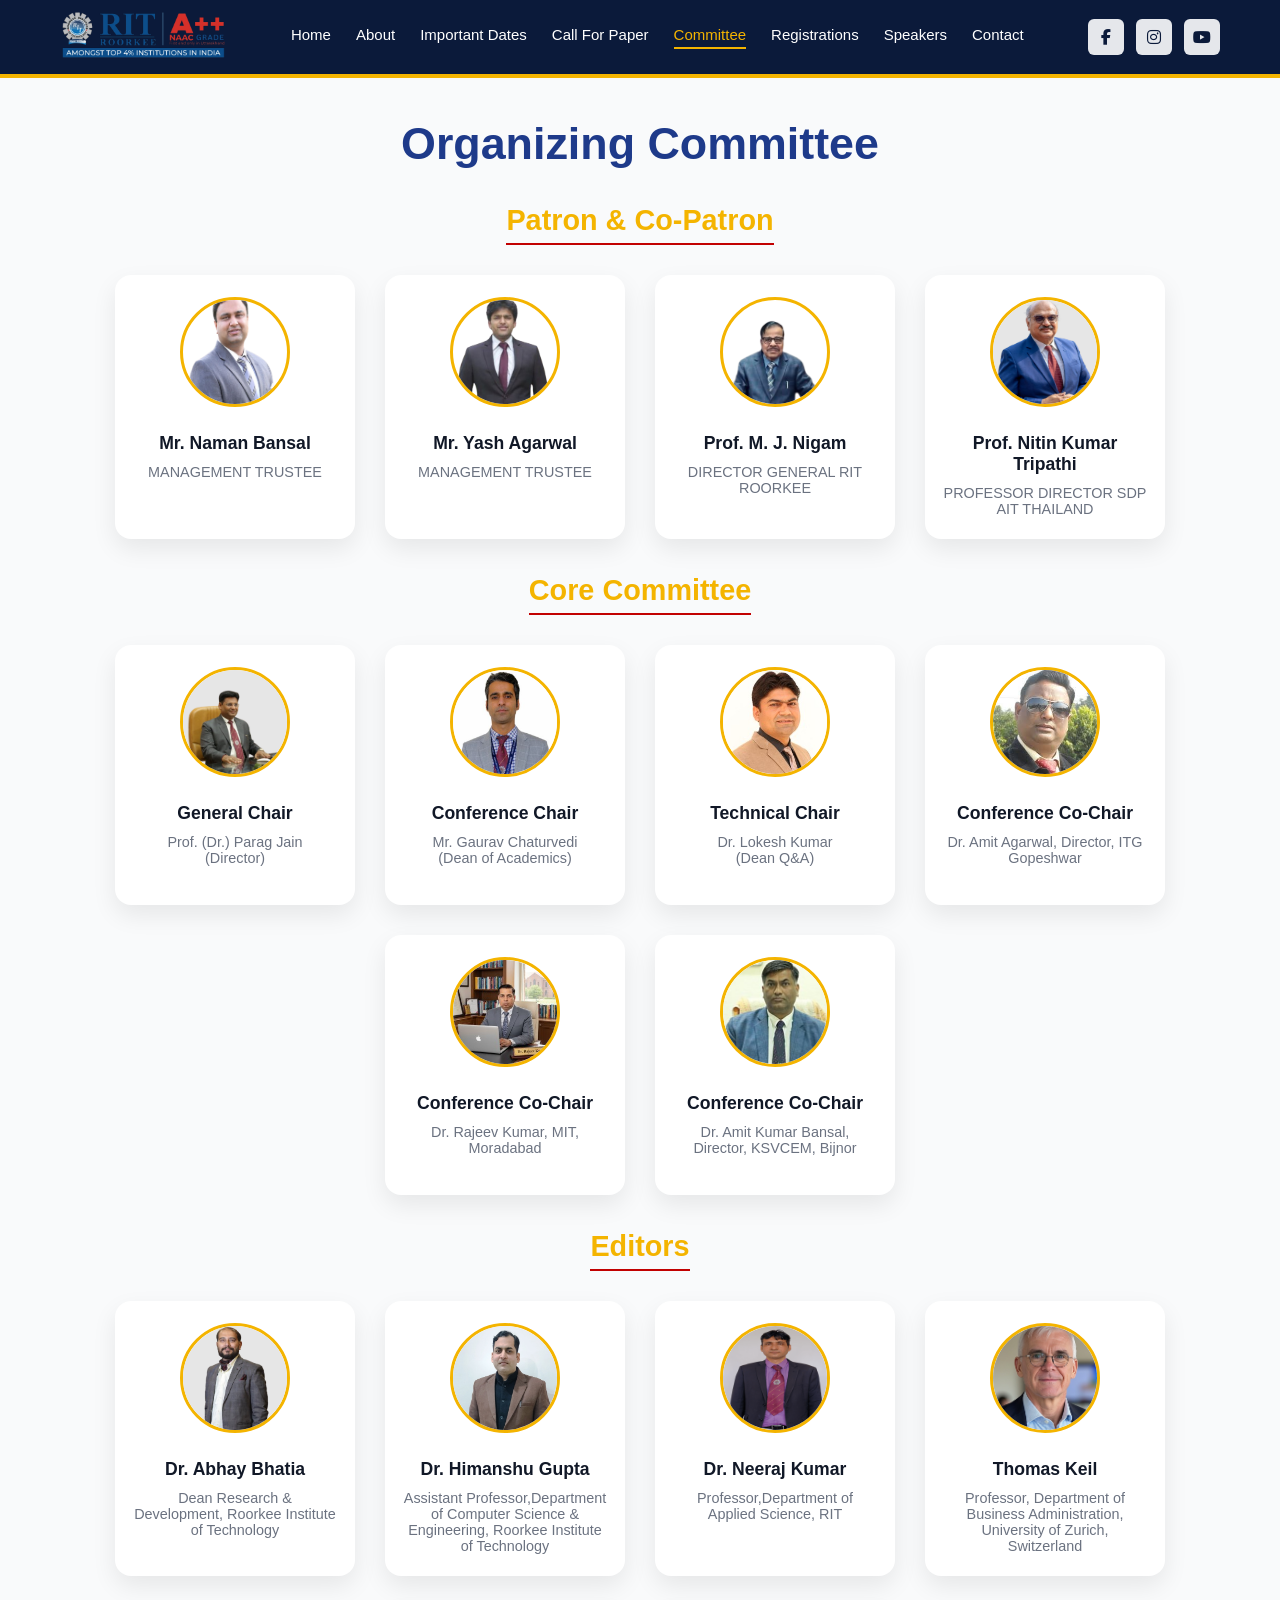
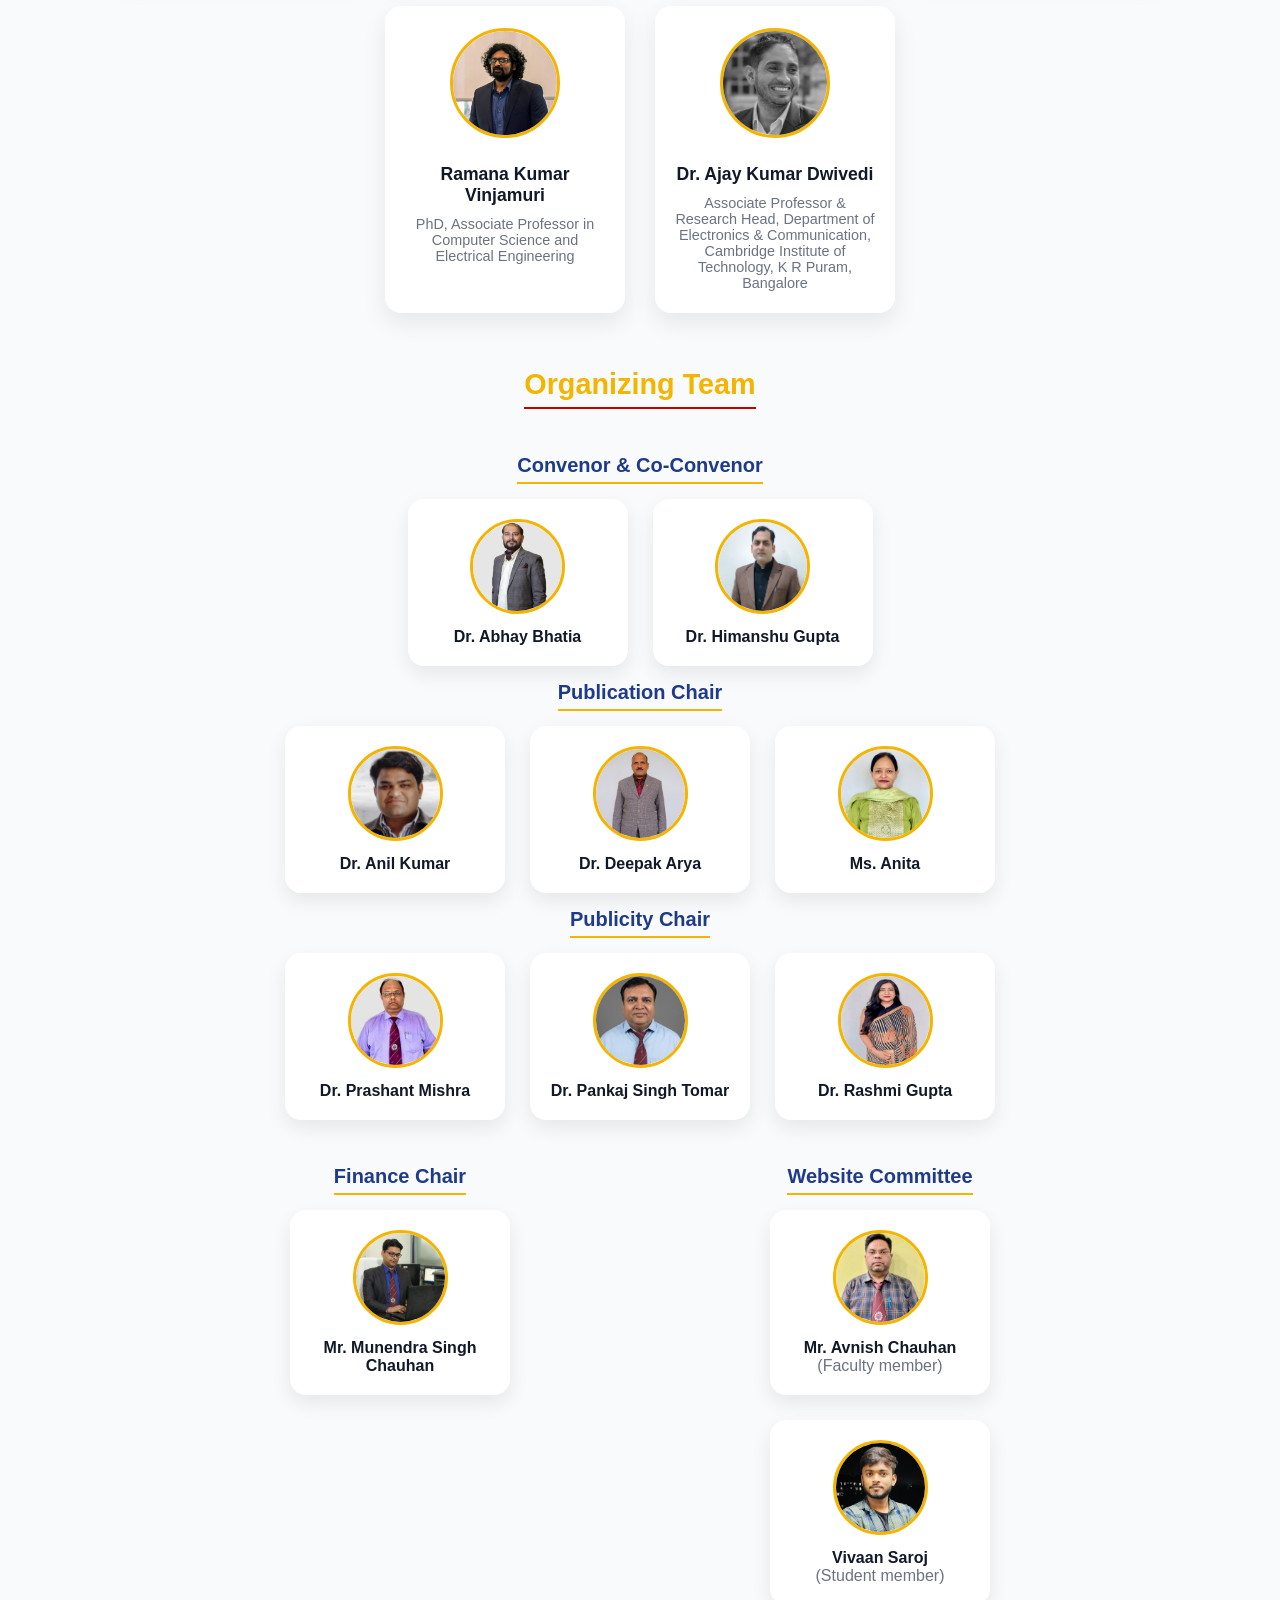
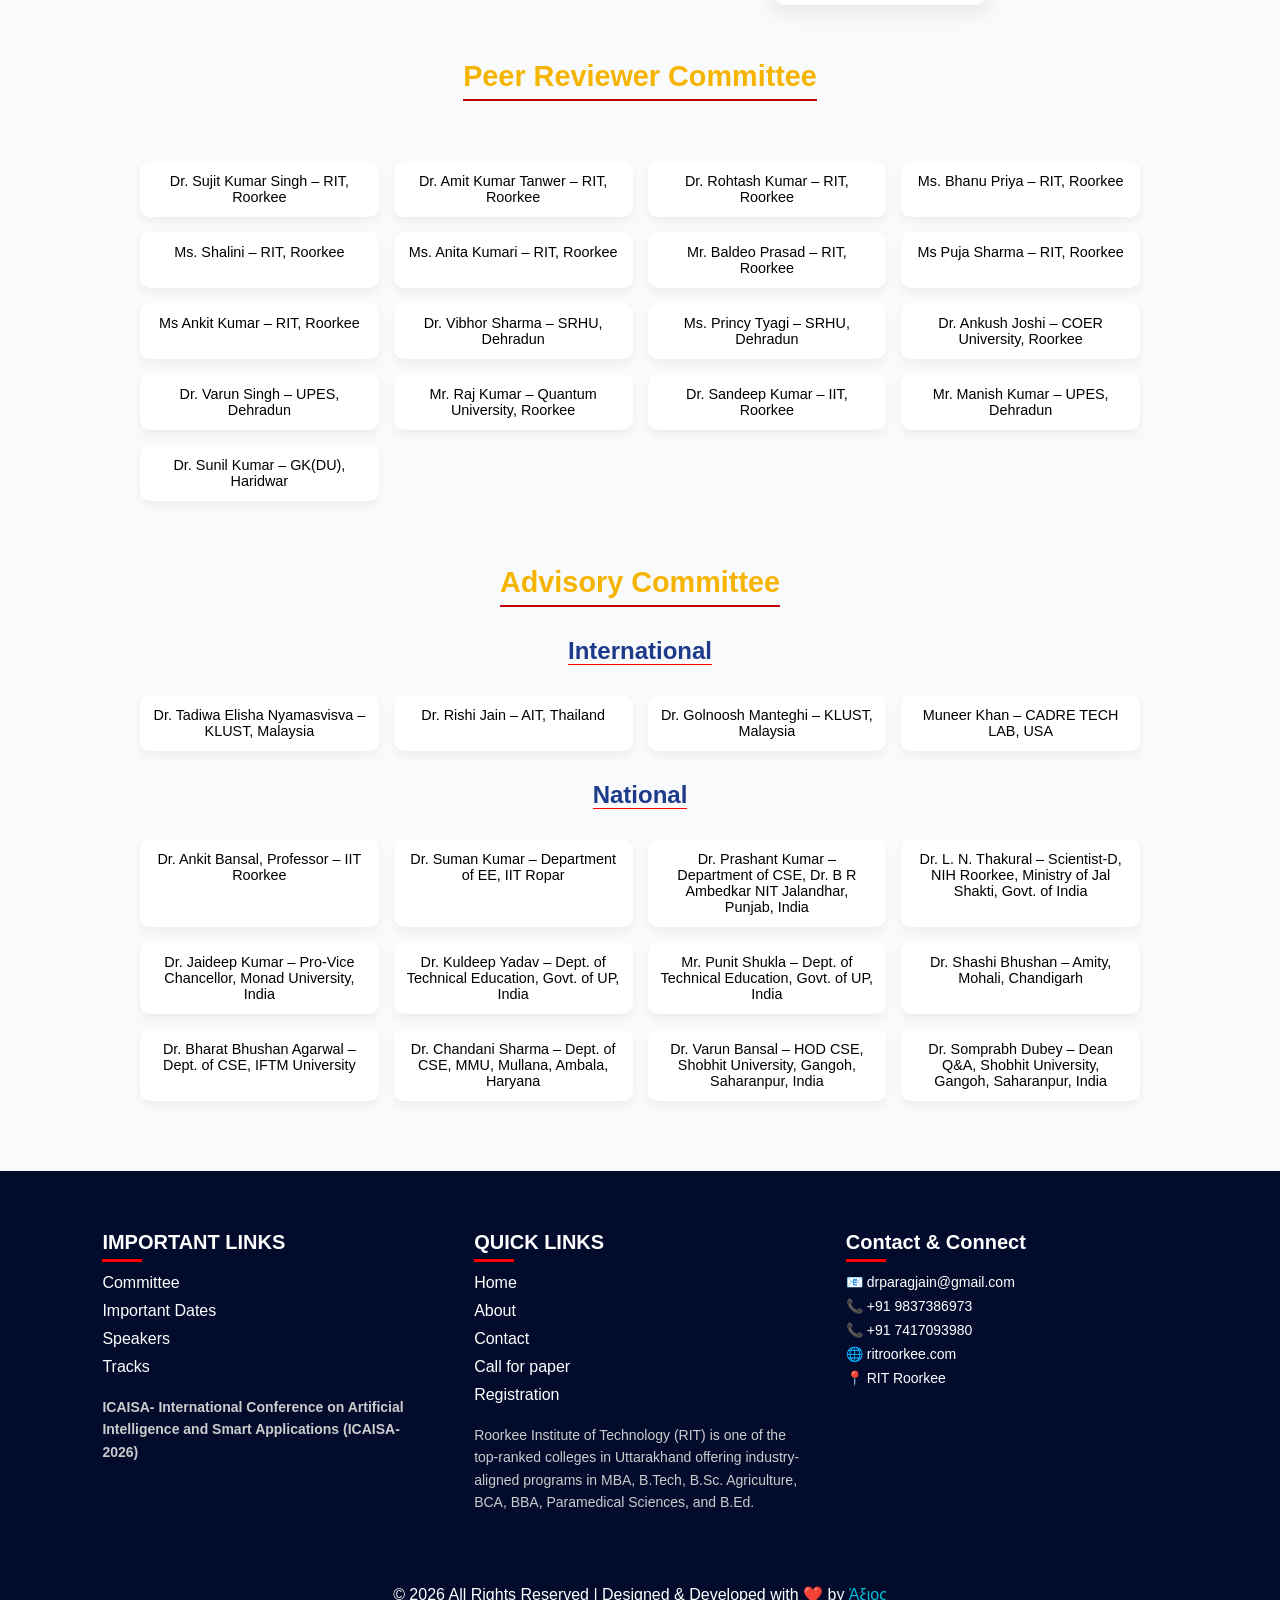
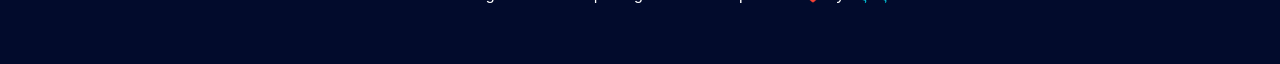
<file: commettee.html>
<!DOCTYPE html>
<html lang="en">

<head>
    <meta charset="UTF-8">
    <meta name="viewport" content="width=device-width, initial-scale=1.0">
    <title>RIT A++(ICAISA-2026)</title>
    <link rel="icon" type="image/png" href="./resource/wb-logo.png">
    <link rel="stylesheet" href="style.css">
    <link rel="stylesheet" href="./CSS/commettee.css">

    <link rel="stylesheet" href="https://cdnjs.cloudflare.com/ajax/libs/font-awesome/6.5.0/css/all.min.css">
    <link rel="preconnect" href="https://fonts.googleapis.com">
    <link rel="preconnect" href="https://fonts.gstatic.com" crossorigin>
    <link
        href="https://fonts.googleapis.com/css2?family=Barlow:ital,wght@0,100;0,200;0,300;0,400;0,500;0,600;0,700;0,800;0,900;1,100;1,200;1,300;1,400;1,500;1,600;1,700;1,800;1,900&family=Datatype:wght@100..900&family=Inter:ital,opsz,wght@0,14..32,100..900;1,14..32,100..900&family=Lato:ital,wght@0,100;0,300;0,400;0,700;0,900;1,100;1,300;1,400;1,700;1,900&family=Lobster+Two:ital,wght@0,400;0,700;1,400;1,700&family=Nata+Sans:wght@100..900&family=Teko:wght@300..700&display=swap"
        rel="stylesheet">
</head>

<body>
    <header class="navbar">
        <div class="nav-container">

            <!-- Logo -->
            <div class="logo">
                <a href="./index.html">
                    <img src="./resource/RIT_LOGO.png" alt="RIT Logo">
                </a>
            </div>

            <!-- Desktop Menu -->
            <nav class="nav-links">
                <a href="./index.html">Home</a>
                <a href="./About.html">About</a>
                <a href="./important-dates.html">Important Dates</a>
                <a href="./callforpaper.html">Call For Paper</a>
                <a href="./commettee.html" class="active">Committee</a>
                <a href="./registration.html">Registrations</a>
                <a href="./index.html#speaker-section">Speakers</a>
                <a href="./contact.html">Contact</a>
            </nav>

            <!-- Social Icons -->
            <div class="social-icons">
                <a href="https://www.facebook.com/roorkeerit/"><i class="fab fa-facebook-f"></i></a>
                <a href="https://www.instagram.com/ritroorkee2005/?hl=en"><i class="fab fa-instagram"></i></a>
                <a href="https://www.youtube.com/@Roorkeeinstituteoftechnology"><i class="fab fa-youtube"></i></a>
            </div>

            <!-- Mobile Menu Icon -->
            <div class="menu-toggle" id="menuToggle">
                ☰
            </div>

        </div>
    </header>
    <!-- Mobile Fullscreen Menu -->
    <div class="mobile-menu" id="mobileMenu">
        <span class="close-btn" id="closeMenu">✕</span>

        <a href="./index.html">Home</a>
        <a href="./About.html">About</a>
        <a href="./important-dates.html">Important Dates</a>
        <a href="./callforpaper.html">Call For Paper</a>
        <a href="./commettee.html" class="active">Committee</a>
        <a href="./registration.html">Registrations</a>
        <a href="./index.html#speaker-section">Speakers</a>
        <a href="./contact.html">Contact</a>

        <!-- Social Icons (Mobile) -->
        <div class="mobile-social">
            <a href="https://www.facebook.com/roorkeerit/"><i class="fab fa-facebook-f"></i></a>
            <a href="https://www.instagram.com/ritroorkee2005/?hl=en"><i class="fab fa-instagram"></i></a>
            <a href="https://www.youtube.com/@Roorkeeinstituteoftechnology"><i class="fab fa-youtube"></i></a>
        </div>
    </div>


    <section class="committee-page">

        <h1 class="page-title">Organizing Committee</h1>

        <!-- 🔷 Leadership -->
        <section>
            <h2 class="section-heading">Patron & Co-Patron</h2>

            <div class="card-row large">
                <div class="card">
                    <img src="./resource/Naman.png" alt="Naman Bansal">
                    <h3>Mr. Naman Bansal</h3>
                    <p>MANAGEMENT TRUSTEE</p>
                </div>

                <div class="card">
                    <img src="./resource/Yash.png" alt="yash agarwal">
                    <h3>Mr. Yash Agarwal</h3>
                    <p>MANAGEMENT TRUSTEE</p>
                </div>

                <div class="card">
                    <img src="./resource/Nigam.png" alt="m.j nigam">
                    <h3>Prof. M. J. Nigam</h3>
                    <p>DIRECTOR GENERAL RIT ROORKEE</p>
                </div>

                <div class="card">
                    <img src="./resource/nitin.png" alt="Nitin kumar Tripathi">
                    <h3>Prof. Nitin Kumar Tripathi</h3>
                    <p>PROFESSOR DIRECTOR SDP AIT THAILAND</p>
                </div>
            </div>
        </section>

        <!-- 🔷 Core Committee -->
        <section>
            <h2 class="section-heading">Core Committee</h2>

            <div class="card-row medium">

                <div class="card">
                    <img src="./resource/parag.png" alt="Dr.parag-jain">
                    <h3>General Chair</h3>
                    <p>Prof. (Dr.) Parag Jain <br>(Director)</p>
                </div>

                <div class="card">
                    <img src="./resource/dean.png" alt="Mr. Gaurav Chaturvedi">
                    <h3>Conference Chair</h3>
                    <p>Mr. Gaurav Chaturvedi <br>(Dean of Academics)</p>
                </div>

                <div class="card">
                    <img src="./resource/lokesh.jfif" alt="Dr. Lokesh Kumar">
                    <h3>Technical Chair</h3>
                    <p>Dr. Lokesh Kumar <br>(Dean Q&A)</p>
                </div>

                <div class="card">
                    <img src="./resource/amitAgrawal.jfif" alt="Dr. Amit Agarwal">
                    <h3>Conference Co-Chair</h3>
                    <p>Dr. Amit Agarwal, Director, ITG Gopeshwar</p>
                </div>

                <div class="card">
                    <img src="./resource/rajeevkumar.jfif" alt="Dr. Rajeev Kumar">
                    <h3>Conference Co-Chair</h3>
                    <p>Dr. Rajeev Kumar, MIT, Moradabad</p>
                </div>

                <div class="card">
                    <img src="./resource/amitkumarbansal.jfif" alt="Dr. Amit Kumar Bansal">
                    <h3>Conference Co-Chair</h3>
                    <p>Dr. Amit Kumar Bansal, Director, KSVCEM, Bijnor</p>
                </div>

            </div>
        </section>


        <!-- 🔷 Editors -->
        <section id="editors">
            <h2 class="section-heading">Editors</h2>
            <div class="card-row editors">

                <div class="card">
                    <img src="./resource/dr.abhay-bhatiya.png" alt="Dr. Abhay Bhatia">
                    <h3>Dr. Abhay Bhatia</h3>
                    <p>Dean Research & Development, Roorkee Institute of
                        Technology</p>
                </div>

                <div class="card">
                    <img src="./resource/himanshu.png" alt="Dr. Himanshu Gupta">
                    <h3>Dr. Himanshu Gupta</h3>
                    <p>Assistant Professor,Department of Computer Science & Engineering, Roorkee Institute of Technology</p>
                </div>

                <div class="card">
                    <img src="./resource/neerajmalik.png" alt="Dr. Neeraj Kumar">
                    <h3>Dr. Neeraj Kumar</h3>
                    <p>Professor,Department of Applied Science, RIT</p>
                </div>

                <div class="card">
                    <img src="./resource/thomas.jpg" alt="Thomas Keil">
                    <h3>Thomas Keil</h3>
                    <p>Professor, Department of Business Administration, University of Zurich, Switzerland</p>
                </div>

                <div class="card">
                    <img src="./resource/ramanakumar.jfif" alt="Ramana Kumar Vinjamuri">
                    <h3>Ramana Kumar Vinjamuri</h3>
                    <p>PhD, Associate Professor in Computer Science and Electrical Engineering</p>
                </div>

                <div class="card">
                    <img src="./resource/ajaykumarD.jfif" alt="Dr. Ajay Kumar Dwivedi">
                    <h3>Dr. Ajay Kumar Dwivedi</h3>
                    <p>Associate Professor & Research Head, Department of Electronics & Communication,
                        Cambridge Institute of Technology, K R Puram, Bangalore</p>
                </div>
            </div>
        </section>

        <!-- 🔷 Organizing Team -->

        <section class="organizing-section">
            <h2 class="section-heading">Organizing Team</h2>
        
            <!-- Convenor -->
            <div class="role-block">
                <h3>Convenor & Co-Convenor</h3>
                <div class="members-row">
                    <div class="member-card">
                        <img src="./resource/dr.abhay-bhatiya.png" alt="Dr. Abhay Bhatia">
                        <p>Dr. Abhay Bhatia</p>
                    </div>
                    <div class="member-card">
                        <img src="./resource/himanshu.png" alt="Dr. Himanshu Gupta">
                        <p>Dr. Himanshu Gupta</p>
                    </div>
                </div>
            </div>
        
            <!-- Publication -->
            <div class="role-block">
                <h3>Publication Chair</h3>
                <div class="members-row">
                    <div class="member-card"><img src="./resource/anilkumar.jfif">
                        <p>Dr. Anil Kumar</p>
                    </div>
                    <div class="member-card"><img src="./resource/Deepak_Arya.jpg">
                        <p>Dr. Deepak Arya</p>
                    </div>
                    <div class="member-card"><img src="./resource/anita-cse.jpg">
                        <p>Ms. Anita</p>
                    </div>
                </div>
            </div>
        
            <!-- Publicity -->
            <div class="role-block">
                <h3>Publicity Chair</h3>
                <div class="members-row">
                    <div class="member-card"><img src="./resource/prashantmishra.jpg" alt="Dr. Anil Kumar">
                        <p>Dr. Prashant Mishra</p>
                    </div>
                    <div class="member-card"><img src="./resource/pankajtomar.jpg" alt="Dr. Pankaj Singh Tomar">
                        <p>Dr. Pankaj Singh Tomar</p>
                    </div>
                    <div class="member-card"><img src="./resource/rashmigupta.jpg" alt="Dr. Rashmi Gupta">
                        <p>Dr. Rashmi Gupta</p>
                    </div>
                </div>
            </div>
        
            <!-- Finance + Website Split -->
            <div class="split-row">
        
                <div class="role-block">
                    <h3>Finance Chair</h3>
                    <div class="members-row">
                        <div class="member-card">
                            <img src="./resource/munendrasingh.jpg" alt="Mr. Munendra Singh Chauhan">
                            <p>Mr. Munendra Singh Chauhan</p>
                        </div>
                    </div>
                </div>
        
                <div class="role-block">
                    <h3>Website Committee</h3>
                    <div class="members-row">
                        <div class="member-card"><img src="./resource/avnish-chauhan.jpg" alt="Mr. Harsh Baliyan">
                            <p>Mr. Avnish Chauhan <br>
                                <span class="lighter-span">(Faculty member)</span></p>
                        </div>
                        <div class="member-card"><img src="./resource/vivaan.jpeg" alt="Vivaan Saroj">
                            <p>Vivaan Saroj <br>
                            <span class="lighter-span">(Student member)</span></p>
                        </div>
                    </div>
                </div>
        
            </div>
        </section>

        <!-- 🔷 Peer Reviewer Committee -->
        <section id="peer-reviewers">
            <h2 class="section-heading">Peer Reviewer Committee</h2>
        
            <div class="committee-grid">
                <div class="member">Dr. Sujit Kumar Singh – RIT, Roorkee</div>
                <div class="member">Dr. Amit Kumar Tanwer – RIT, Roorkee</div>
                <div class="member">Dr. Rohtash Kumar – RIT, Roorkee</div>
                <div class="member">Ms. Bhanu Priya – RIT, Roorkee</div>
                <div class="member">Ms. Shalini – RIT, Roorkee</div>
                <div class="member">Ms. Anita Kumari – RIT, Roorkee</div>
                <div class="member">Mr. Baldeo Prasad – RIT, Roorkee</div>
                <div class="member">Ms Puja Sharma – RIT, Roorkee</div>
                <div class="member">Ms Ankit Kumar – RIT, Roorkee</div>

                <div class="member">Dr. Vibhor Sharma – SRHU, Dehradun</div>
                <div class="member">Ms. Princy Tyagi – SRHU, Dehradun</div>
                <div class="member">Dr. Ankush Joshi – COER University, Roorkee</div>
                <div class="member">Dr. Varun Singh – UPES, Dehradun</div>
                <div class="member">Mr. Raj Kumar – Quantum University, Roorkee</div>
                <div class="member">Dr. Sandeep Kumar – IIT, Roorkee</div>
                <div class="member">Mr. Manish Kumar – UPES, Dehradun</div>
                <div class="member">Dr. Sunil Kumar – GK(DU), Haridwar</div>
            </div>
        </section>

        <!-- 🔷 Advisory Committee -->
        <!-- <section>
            <h2 class="section-heading">Advisory Committee</h2>

            <div class="committee-grid">

                <h2 class="committee-grid-heading">National</h2>

                <div class="member">Dr. Tadiwa Elisha Nyamasvisva – KLUST, Malaysia</div>
                <div class="member">Dr. Ankit Bansal, PROFESSOR – IIT ROORKEE</div>
                <div class="member">Muneer Khan – CADRE TECH LAB, USA</div>

                <div class="member">Dr. Rishi Jain – AIT, Thailand</div>
                <div class="member">Dr. Golnoosh Manteghi – KLUST, Malaysia</div>
                <div class="member">Dr. Suman Kumar – Department of EE, IIT Ropar</div>
                <div class="member">Dr. Prashant Kumar – Department of CSE, Dr. B R Ambedkar NIT Jalandhar, Punjab,
                    India</div>

                <h2>National</h2>
                <div class="member">Dr. L. N. Thakural – Scientist-D, NIH Roorkee, Ministry of Jal Shakti, Govt. of
                    India</div>
                <div class="member">Dr. Jaideep Kumar – Pro-Vice Chancellor, Monad University, India</div>

                

                <div class="member">Dr. Kuldeep Yadav – Dept. of Technical Education, Govt. of UP, India</div>
                <div class="member">Mr. Punit Shukla – Dept. of Technical Education, Govt. of UP, India</div>
                <div class="member">Dr. Shashi Bhushan – Amity, Mohali, Chandigarh</div>
                <div class="member">Dr. Bharat Bhushan Agarwal – Dept. of CSE, IFTM University</div>
                <div class="member">Dr. Chandani Sharma – Dept. of CSE, MMU, Mullana, Ambala, Haryana</div>
                <div class="member">Dr. Varun Bansal – HOD CSE, Shobhit University, Gangoh, Saharanpur, India</div>
                <div class="member">Dr. Somprabh Dubey – Dean Q&A, Shobhit University, Gangoh, Saharanpur, India</div>
            </div>
        </section> -->

        <section>
            <h2 class="section-heading">Advisory Committee</h2>
        
            <!-- International Section -->
            <div class="committee-block">
                <h2 class="committee-grid-heading">International</h2>
                <div class="committee-grid">
                    <div class="member">Dr. Tadiwa Elisha Nyamasvisva – KLUST, Malaysia</div>
                    <div class="member">Dr. Rishi Jain – AIT, Thailand</div>
                    <div class="member">Dr. Golnoosh Manteghi – KLUST, Malaysia</div>
                    <div class="member">Muneer Khan – CADRE TECH LAB, USA</div>
                </div>
            </div>
        
            <!-- National Section -->
            <div class="committee-block">
                <h2 class="committee-grid-heading">National</h2>
                <div class="committee-grid">
                    <div class="member">Dr. Ankit Bansal, Professor – IIT Roorkee</div>
                    <div class="member">Dr. Suman Kumar – Department of EE, IIT Ropar</div>
                    <div class="member">Dr. Prashant Kumar – Department of CSE, Dr. B R Ambedkar NIT Jalandhar, Punjab, India
                    </div>
                    <div class="member">Dr. L. N. Thakural – Scientist-D, NIH Roorkee, Ministry of Jal Shakti, Govt. of India
                    </div>
                    <div class="member">Dr. Jaideep Kumar – Pro-Vice Chancellor, Monad University, India</div>
                    <div class="member">Dr. Kuldeep Yadav – Dept. of Technical Education, Govt. of UP, India</div>
                    <div class="member">Mr. Punit Shukla – Dept. of Technical Education, Govt. of UP, India</div>
                    <div class="member">Dr. Shashi Bhushan – Amity, Mohali, Chandigarh</div>
                    <div class="member">Dr. Bharat Bhushan Agarwal – Dept. of CSE, IFTM University</div>
                    <div class="member">Dr. Chandani Sharma – Dept. of CSE, MMU, Mullana, Ambala, Haryana</div>
                    <div class="member">Dr. Varun Bansal – HOD CSE, Shobhit University, Gangoh, Saharanpur, India</div>
                    <div class="member">Dr. Somprabh Dubey – Dean Q&A, Shobhit University, Gangoh, Saharanpur, India</div>
                </div>
            </div>
        </section>
    </section>




    <footer class="footer">
        <div class="footer-container">
    
            <!-- Column 1 -->
            <div class="footer-col">
                <h3>IMPORTANT LINKS</h3>
                <ul>
                    <li><a href="./commettee.html">Committee</a></li>
                    <li><a href="./important-dates.html">Important Dates</a></li>
                    <li><a href="./index.html#speaker-section">Speakers</a></li>
                    <li><a href="#tracks-section">Tracks</a></li>
                </ul>
    
                <p class="footer-desc">
                    <b>ICAISA- International Conference on Artificial Intelligence and Smart Applications
                        (ICAISA-2026)</b>
                </p>
            </div>
    
            <!-- Column 2 -->
            <div class="footer-col">
                <h3>QUICK LINKS</h3>
                <ul>
                    <li><a href="./index.html">Home</a></li>
                    <li><a href="./About.html">About</a></li>
                    <li><a href="./contact.html">Contact</a></li>
                    <li><a href="./callforpaper.html">Call for paper</a></li>
                    <li><a href="./registration.html">Registration</a></li>
    
                </ul>
    
                <p class="footer-desc">
                    Roorkee Institute of Technology (RIT) is one of the top-ranked colleges in Uttarakhand offering
                    industry-aligned programs in MBA, B.Tech, B.Sc. Agriculture, BCA, BBA, Paramedical Sciences, and
                    B.Ed.
                </p>
            </div>
    
            <!-- Column 3 -->
            <div class="footer-col contact">
                <h3>Contact & Connect</h3>
    
                <p>📧 drparagjain@gmail.com</p>
                <p>📞 +91 9837386973</p>
                <p>📞 +91 7417093980</p>
                <p>🌐 ritroorkee.com</p>
                <p>📍 RIT Roorkee</p>
    
                <!-- Map -->
                <div class="map">
                    <iframe src="https://www.google.com/maps?q=Roorkee%20Institute%20of%20Technology&output=embed"
                        loading="lazy">
                    </iframe>
                </div>
            </div>
        </div>
        <div class="developer-right">
            <p>
                © 2026 All Rights Reserved | Designed & Developed with ❤️ by
                <a href="https://vivaansaroj.netlify.app/" target="_blank" rel="noopener noreferrer">
                    Άξιος
                </a>
            </p>
        </div>
    </footer>

    <script src="script.js"></script>

</body>

</html>
</file>
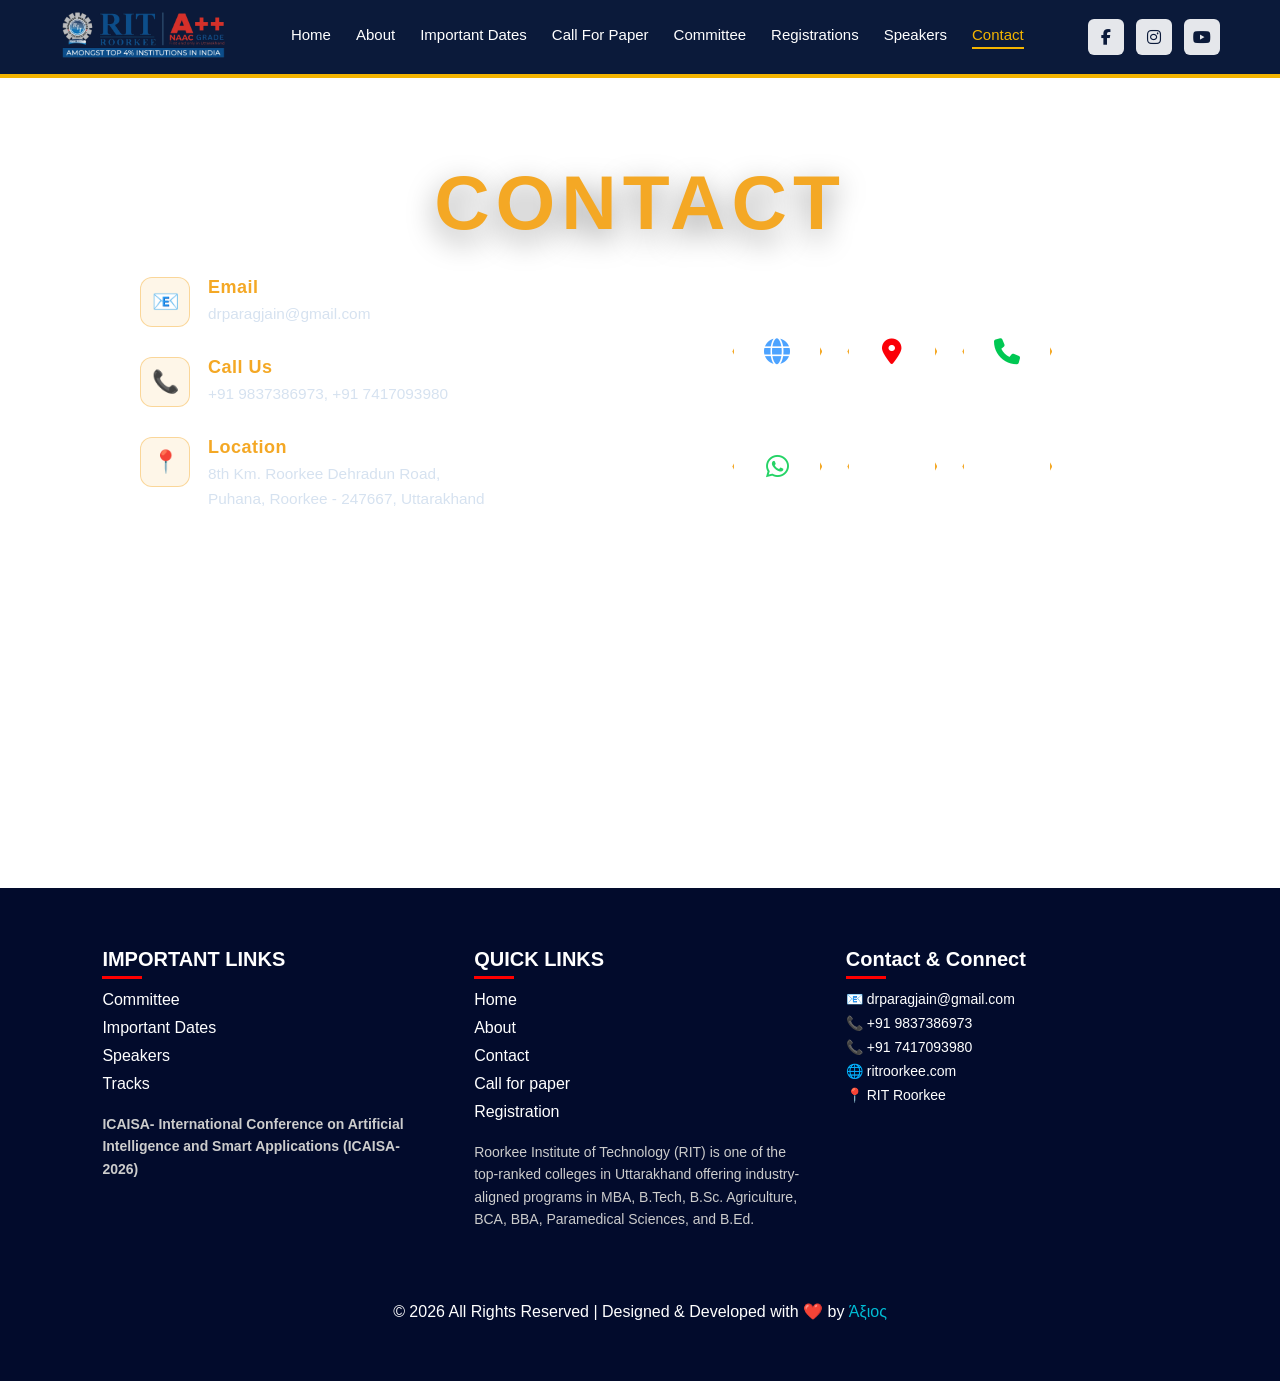
<file: contact.html>
<!DOCTYPE html>
<html lang="en">

<head>
    <meta charset="UTF-8">
    <meta name="viewport" content="width=device-width, initial-scale=1.0">
    <title>RIT A++(ICAISA-2026)</title>
    <link rel="icon" type="image/png" href="./resource/wb-logo.png">
    <link rel="stylesheet" href="style.css">
    <link rel="stylesheet" href="./CSS/contact.css">

    <link rel="stylesheet" href="https://cdnjs.cloudflare.com/ajax/libs/font-awesome/6.5.0/css/all.min.css">
    <link rel="preconnect" href="https://fonts.googleapis.com">
    <link rel="preconnect" href="https://fonts.gstatic.com" crossorigin>
    <link
        href="https://fonts.googleapis.com/css2?family=Barlow:ital,wght@0,100;0,200;0,300;0,400;0,500;0,600;0,700;0,800;0,900;1,100;1,200;1,300;1,400;1,500;1,600;1,700;1,800;1,900&family=Datatype:wght@100..900&family=Inter:ital,opsz,wght@0,14..32,100..900;1,14..32,100..900&family=Lato:ital,wght@0,100;0,300;0,400;0,700;0,900;1,100;1,300;1,400;1,700;1,900&family=Lobster+Two:ital,wght@0,400;0,700;1,400;1,700&family=Nata+Sans:wght@100..900&family=Teko:wght@300..700&display=swap"
        rel="stylesheet">
</head>

<body>
    <header class="navbar">
        <div class="nav-container">

            <!-- Logo -->
            <div class="logo">
                <a href="./index.html">
                    <img src="./resource/RIT_LOGO.png" alt="RIT Logo">
                </a>
            </div>

            <!-- Desktop Menu -->
            <nav class="nav-links">
                <a href="./index.html">Home</a>
                <a href="./About.html">About</a>
                <a href="./important-dates.html">Important Dates</a>
                <a href="./callforpaper.html">Call For Paper</a>
                <a href="./commettee.html">Committee</a>
                <a href="./registration.html">Registrations</a>
                <a href="./index.html#speaker-section">Speakers</a>
                <a href="./contact.html" class="active">Contact</a>
            </nav>

            <!-- Social Icons -->
            <div class="social-icons">
                <a href="https://www.facebook.com/roorkeerit/"><i class="fab fa-facebook-f"></i></a>
                <a href="https://www.instagram.com/ritroorkee2005/?hl=en"><i class="fab fa-instagram"></i></a>
                <a href="https://www.youtube.com/@Roorkeeinstituteoftechnology"><i class="fab fa-youtube"></i></a>
            </div>

            <!-- Mobile Menu Icon -->
            <div class="menu-toggle" id="menuToggle">
                ☰
            </div>

        </div>
    </header>
    <!-- Mobile Fullscreen Menu -->
    <div class="mobile-menu" id="mobileMenu">
        <span class="close-btn" id="closeMenu">✕</span>

        <a href="./index.html">Home</a>
        <a href="./About.html">About</a>
        <a href="./important-dates.html">Important Dates</a>
        <a href="./callforpaper.html">Call For Paper</a>
        <a href="./commettee.html">Committee</a>
        <a href="./registration.html">Registrations</a>
        <a href="./index.html#speaker-section">Speakers</a>
        <a href="./contact.html" class="active">Contact</a>

        <!-- Social Icons (Mobile) -->
        <div class="mobile-social">
            <a href="https://www.facebook.com/roorkeerit/"><i class="fab fa-facebook-f"></i></a>
            <a href="https://www.instagram.com/ritroorkee2005/?hl=en"><i class="fab fa-instagram"></i></a>
            <a href="https://www.youtube.com/@Roorkeeinstituteoftechnology"><i class="fab fa-youtube"></i></a>
        </div>
    </div>


    <section class="contact-section">

        <!-- CONTACT HEADING -->
        <div class="contact-right">
            <h2>CONTACT</h2>
        </div>
        <div class="contact-container">
    
            <!-- CONTACT INFO -->
             <div class="contact-list">
                <div class="contact-left">
                    <div class="contact-item">
                        <div class="icon-wrap">📧</div>
                        <div class="text">
                            <h4>Email</h4>
                            <p>drparagjain@gmail.com</p>
                        </div>
                    </div>
                
                    <div class="contact-item">
                        <div class="icon-wrap">📞</div>
                        <div class="text">
                            <h4>Call Us</h4>
                            <p>+91 9837386973, +91 7417093980</p>
                        </div>
                    </div>
                
                    <div class="contact-item">
                        <div class="icon-wrap">📍</div>
                        <div class="text">
                            <h4>Location</h4>
                            <p>
                                8th Km. Roorkee Dehradun Road,<br>
                                Puhana, Roorkee - 247667, Uttarakhand
                            </p>
                        </div>
                    </div>
                
                </div>
             </div>
            
    
            <!-- HEX ICONS (MOVED OUTSIDE) -->
            <div class="hex-wrapper">
    
                <a href="https://ritroorkee.com/" class="hex" target="_blank" aria-label="Visit Website">
                    <i class="fas fa-globe globe"></i>
                </a>
    
                <a href="https://www.google.com/maps?ll=29.905766,77.837476&z=15&t=m&hl=en-GB&gl=US&mapclient=embed&cid=10785446049788280383"
                    class="hex" target="_blank" aria-label="View Location">
                    <i class="fas fa-map-marker-alt location"></i>
                </a>
    
                <a href="tel:+919837386973" class="hex" aria-label="Call">
                    <i class="fas fa-phone phone"></i>
                </a>
    
                <a href="https://wa.me/919837386973" class="hex" target="_blank" aria-label="WhatsApp">
                    <i class="fab fa-whatsapp whatsapp"></i>
                </a>
    
                <a href="sms:+919837386973" class="hex" aria-label="Send SMS">
                    <i class="fas fa-comment sms"></i>
                </a>
    
                <a href="mailto:drparagjain@gmail.com?subject=Conference Inquiry" class="hex" aria-label="Send Email">
                    <i class="fas fa-envelope email"></i>
                </a>
    
            </div>
    
        </div>
    </section>


    <footer class="footer">
        <div class="footer-container">
    
            <!-- Column 1 -->
            <div class="footer-col">
                <h3>IMPORTANT LINKS</h3>
                <ul>
                    <li><a href="./commettee.html">Committee</a></li>
                    <li><a href="./important-dates.html">Important Dates</a></li>
                    <li><a href="./index.html#speaker-section">Speakers</a></li>
                    <li><a href="#tracks-section">Tracks</a></li>
                </ul>
    
                <p class="footer-desc">
                    <b>ICAISA- International Conference on Artificial Intelligence and Smart Applications
                        (ICAISA-2026)</b>
                </p>
            </div>
    
            <!-- Column 2 -->
            <div class="footer-col">
                <h3>QUICK LINKS</h3>
                <ul>
                    <li><a href="./index.html">Home</a></li>
                    <li><a href="./About.html">About</a></li>
                    <li><a href="./contact.html">Contact</a></li>
                    <li><a href="./callforpaper.html">Call for paper</a></li>
                    <li><a href="./registration.html">Registration</a></li>
    
                </ul>
    
                <p class="footer-desc">
                    Roorkee Institute of Technology (RIT) is one of the top-ranked colleges in Uttarakhand offering
                    industry-aligned programs in MBA, B.Tech, B.Sc. Agriculture, BCA, BBA, Paramedical Sciences, and
                    B.Ed.
                </p>
            </div>
    
            <!-- Column 3 -->
            <div class="footer-col contact">
                <h3>Contact & Connect</h3>
    
                <p>📧 drparagjain@gmail.com</p>
                <p>📞 +91 9837386973</p>
                <p>📞 +91 7417093980</p>
                <p>🌐 ritroorkee.com</p>
                <p>📍 RIT Roorkee</p>
    
                <!-- Map -->
                <div class="map">
                    <iframe src="https://www.google.com/maps?q=Roorkee%20Institute%20of%20Technology&output=embed"
                        loading="lazy">
                    </iframe>
                </div>
            </div>
        </div>
        <div class="developer-right">
            <p>
                © 2026 All Rights Reserved | Designed & Developed with ❤️ by
                <a href="https://vivaansaroj.netlify.app/" target="_blank" rel="noopener noreferrer">
                    Άξιος
                </a>
            </p>
        </div>
    </footer>


    <script src="script.js"></script>
</body>

</html>
</file>
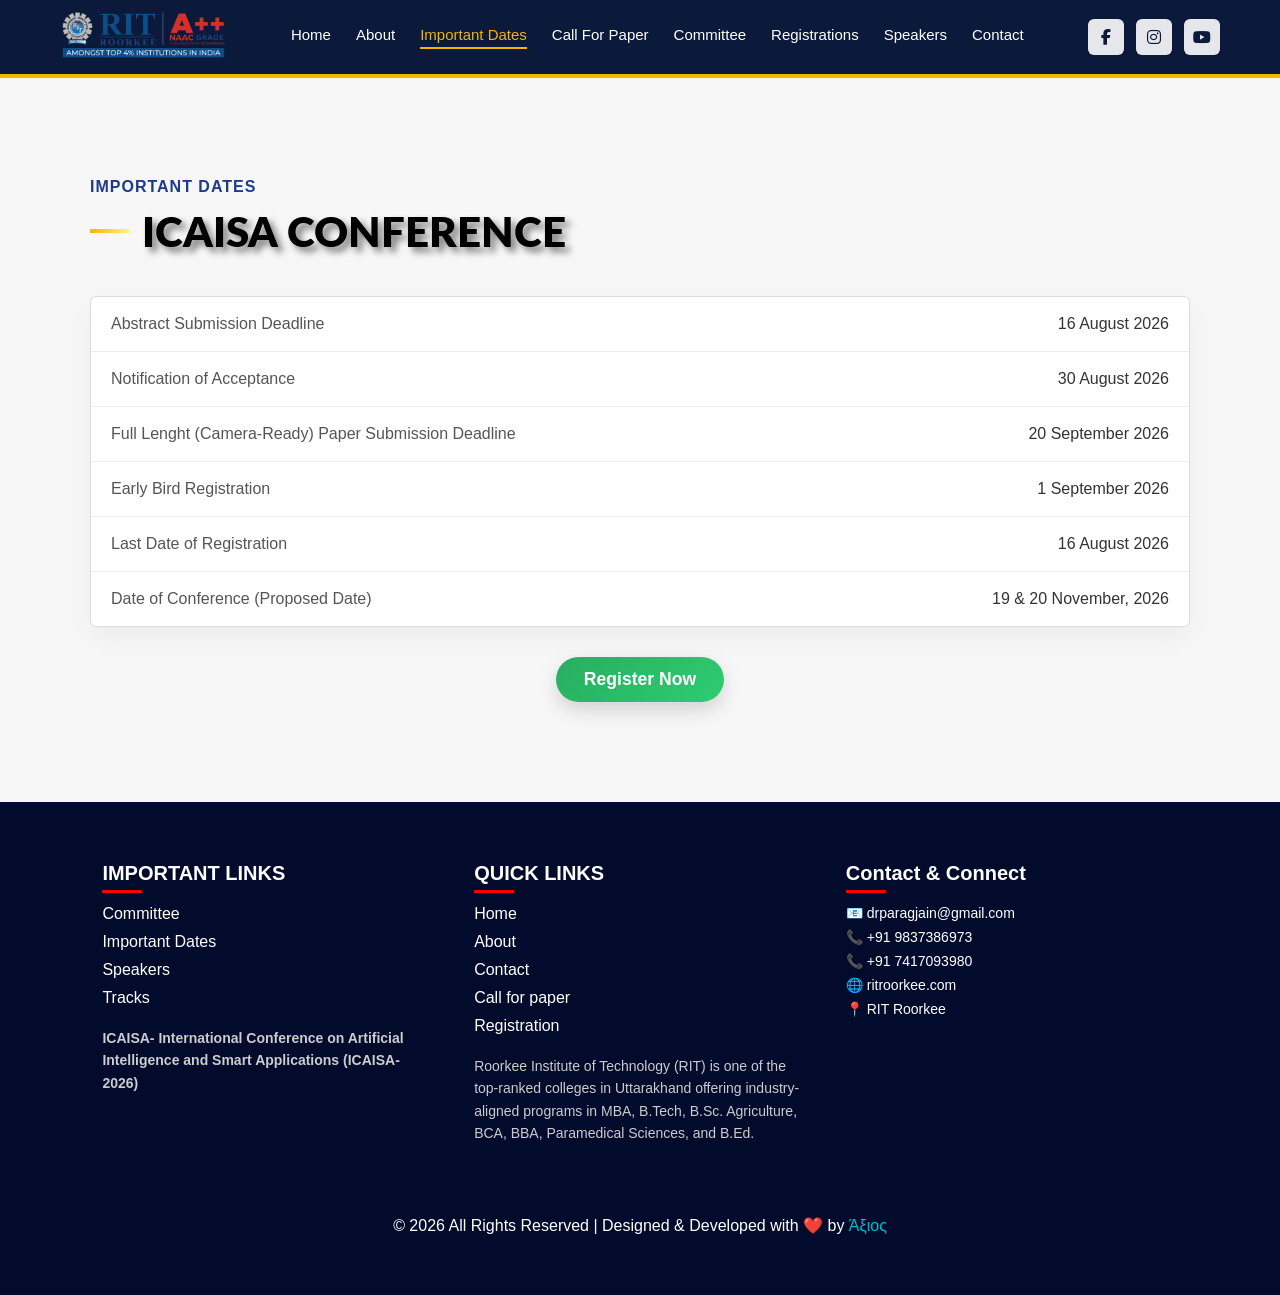
<file: important-dates.html>
<!DOCTYPE html>
<html lang="en">
<head>
    <meta charset="UTF-8">
    <meta name="viewport" content="width=device-width, initial-scale=1.0">
    <title>RIT A++(ICAISA-2026)</title>
    <link rel="icon" type="image/png" href="./resource/wb-logo.png">
    <link rel="stylesheet" href="style.css">
    
    <link rel="stylesheet" href="https://cdnjs.cloudflare.com/ajax/libs/font-awesome/6.5.0/css/all.min.css">
    <link rel="preconnect" href="https://fonts.googleapis.com">
    <link rel="preconnect" href="https://fonts.gstatic.com" crossorigin>
    <link
        href="https://fonts.googleapis.com/css2?family=Barlow:ital,wght@0,100;0,200;0,300;0,400;0,500;0,600;0,700;0,800;0,900;1,100;1,200;1,300;1,400;1,500;1,600;1,700;1,800;1,900&family=Datatype:wght@100..900&family=Inter:ital,opsz,wght@0,14..32,100..900;1,14..32,100..900&family=Lato:ital,wght@0,100;0,300;0,400;0,700;0,900;1,100;1,300;1,400;1,700;1,900&family=Lobster+Two:ital,wght@0,400;0,700;1,400;1,700&family=Nata+Sans:wght@100..900&family=Teko:wght@300..700&display=swap"
        rel="stylesheet">
</head>
<body>
    <header class="navbar">
        <div class="nav-container">
    
            <!-- Logo -->
            <div class="logo">
                <a href="./index.html">
                    <img src="./resource/RIT_LOGO.png" alt="RIT Logo">
                </a>
            </div>
    
            <!-- Desktop Menu -->
            <nav class="nav-links">
                <a href="./index.html">Home</a>
                <a href="./About.html">About</a>
                <a href="./important-dates.html" class="active">Important Dates</a>
                <a href="./callforpaper.html">Call For Paper</a>
                <a href="./commettee.html">Committee</a>
                <a href="./registration.html">Registrations</a>
                <a href="./index.html#speaker-section">Speakers</a>
                <a href="./contact.html">Contact</a>
            </nav>
    
            <!-- Social Icons -->
            <div class="social-icons">
                <a href="https://www.facebook.com/roorkeerit/"><i class="fab fa-facebook-f"></i></a>
                <a href="https://www.instagram.com/ritroorkee2005/?hl=en"><i class="fab fa-instagram"></i></a>
                <a href="https://www.youtube.com/@Roorkeeinstituteoftechnology"><i class="fab fa-youtube"></i></a>
            </div>
    
            <!-- Mobile Menu Icon -->
            <div class="menu-toggle" id="menuToggle">
                ☰
            </div>
    
        </div>
    </header>
    <!-- Mobile Fullscreen Menu -->
    <div class="mobile-menu" id="mobileMenu">
        <span class="close-btn" id="closeMenu">✕</span>
    
        <a href="./index.html">Home</a>
        <a href="./About.html">About</a>
        <a href="./important-dates.html" class="active">Important Dates</a>
        <a href="./callforpaper.html">Call For Paper</a>
        <a href="./commettee.html">Committee</a>
        <a href="./registration.html">Registrations</a>
        <a href="./index.html#speaker-section">Speakers</a>
        <a href="./contact.html">Contact</a>
    
        <!-- Social Icons (Mobile) -->
        <div class="mobile-social">
            <a href="https://www.facebook.com/roorkeerit/"><i class="fab fa-facebook-f"></i></a>
            <a href="https://www.instagram.com/ritroorkee2005/?hl=en"><i class="fab fa-instagram"></i></a>
            <a href="https://www.youtube.com/@Roorkeeinstituteoftechnology"><i class="fab fa-youtube"></i></a>
        </div>
    </div>

    
    <section class="important-dates">
        <div class="container">
    
            <p class="subtitle">IMPORTANT DATES</p>
    
            <h2 class="title">
                <span class="line"></span>
                ICAISA CONFERENCE
            </h2>
    
            <div class="dates-card">
                <div class="row">
                    <span>Abstract Submission Deadline</span>
                    <span>16 August 2026</span>
                </div>
                <div class="row">
                    <span>Notification of Acceptance</span>
                    <span>30 August 2026</span>
                </div>
                <div class="row">
                    <span>Full Lenght (Camera-Ready) Paper Submission Deadline</span>
                    <span>20 September 2026</span>
                </div>
                <div class="row">
                    <span>Early Bird Registration</span>
                    <span>1 September 2026</span>
                </div>
                <div class="row">
                    <span>Last Date of Registration</span>
                    <span>16 August 2026</span>
                </div>
                <div class="row">
                    <span>Date of Conference (Proposed Date)</span>
                    <span>19 & 20 November, 2026</span>
                </div>
            </div>
    
        </div>
        <div class="registration-btn">
            <a href="./registration.html">Register Now</a>
        </div>
    </section>




    <footer class="footer">
        <div class="footer-container">
    
            <!-- Column 1 -->
            <div class="footer-col">
                <h3>IMPORTANT LINKS</h3>
                <ul>
                    <li><a href="./commettee.html">Committee</a></li>
                    <li><a href="./important-dates.html">Important Dates</a></li>
                    <li><a href="./index.html#speaker-section">Speakers</a></li>
                    <li><a href="#tracks-section">Tracks</a></li>
                </ul>
    
                <p class="footer-desc">
                    <b>ICAISA- International Conference on Artificial Intelligence and Smart Applications
                        (ICAISA-2026)</b>
                </p>
            </div>
    
            <!-- Column 2 -->
            <div class="footer-col">
                <h3>QUICK LINKS</h3>
                <ul>
                    <li><a href="./index.html">Home</a></li>
                    <li><a href="./About.html">About</a></li>
                    <li><a href="./contact.html">Contact</a></li>
                    <li><a href="./callforpaper.html">Call for paper</a></li>
                    <li><a href="./registration.html">Registration</a></li>
    
                </ul>
    
                <p class="footer-desc">
                    Roorkee Institute of Technology (RIT) is one of the top-ranked colleges in Uttarakhand offering
                    industry-aligned programs in MBA, B.Tech, B.Sc. Agriculture, BCA, BBA, Paramedical Sciences, and
                    B.Ed.
                </p>
            </div>
    
            <!-- Column 3 -->
            <div class="footer-col contact">
                <h3>Contact & Connect</h3>
    
                <p>📧 drparagjain@gmail.com</p>
                <p>📞 +91 9837386973</p>
                <p>📞 +91 7417093980</p>
                <p>🌐 ritroorkee.com</p>
                <p>📍 RIT Roorkee</p>
    
                <!-- Map -->
                <div class="map">
                    <iframe src="https://www.google.com/maps?q=Roorkee%20Institute%20of%20Technology&output=embed"
                        loading="lazy">
                    </iframe>
                </div>
            </div>
        </div>
        <div class="developer-right">
            <p>
                © 2026 All Rights Reserved | Designed & Developed with ❤️ by
                <a href="https://vivaansaroj.netlify.app/" target="_blank" rel="noopener noreferrer">
                    Άξιος
                </a>
            </p>
        </div>
    </footer>

    <script src="script.js"></script>
</body>
</html>
</file>
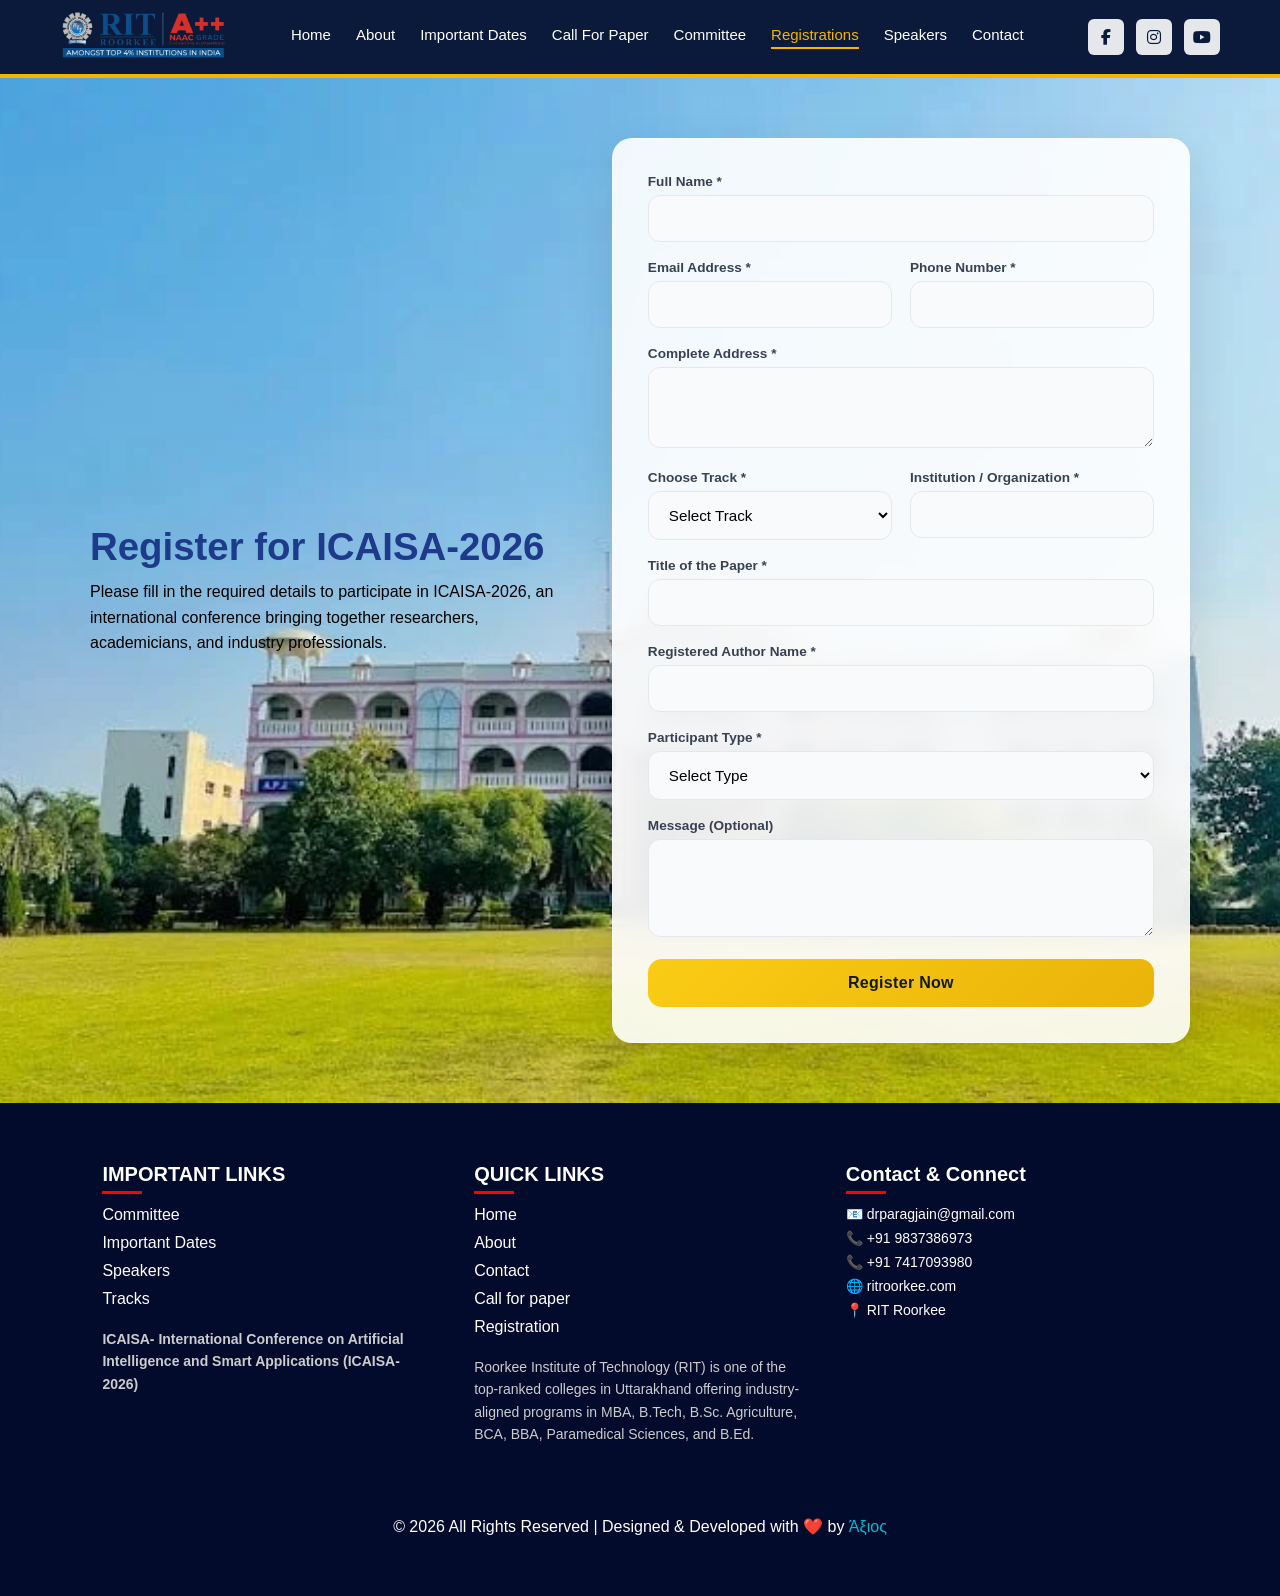
<file: registration.html>
<!DOCTYPE html>
<html lang="en">

<head>
    <meta charset="UTF-8">
    <meta name="viewport" content="width=device-width, initial-scale=1.0">
    <title>RIT A++(ICAISA-2026)</title>
    <link rel="icon" type="image/png" href="./resource/wb-logo.png">
    <link rel="stylesheet" href="style.css">
    <link rel="stylesheet" href="./CSS/registration.css">

    <link rel="stylesheet" href="https://cdnjs.cloudflare.com/ajax/libs/font-awesome/6.5.0/css/all.min.css">
    <link rel="preconnect" href="https://fonts.googleapis.com">
    <link rel="preconnect" href="https://fonts.gstatic.com" crossorigin>
    <link
        href="https://fonts.googleapis.com/css2?family=Barlow:ital,wght@0,100;0,200;0,300;0,400;0,500;0,600;0,700;0,800;0,900;1,100;1,200;1,300;1,400;1,500;1,600;1,700;1,800;1,900&family=Datatype:wght@100..900&family=Inter:ital,opsz,wght@0,14..32,100..900;1,14..32,100..900&family=Lato:ital,wght@0,100;0,300;0,400;0,700;0,900;1,100;1,300;1,400;1,700;1,900&family=Lobster+Two:ital,wght@0,400;0,700;1,400;1,700&family=Nata+Sans:wght@100..900&family=Teko:wght@300..700&display=swap"
        rel="stylesheet">
</head>

<body>

    <header class="navbar">
        <div class="nav-container">

            <!-- Logo -->
            <div class="logo">
                <a href="./index.html">
                    <img src="./resource/RIT_LOGO.png" alt="RIT Logo">
                </a>
            </div>

            <!-- Desktop Menu -->
            <nav class="nav-links">
                <a href="./index.html">Home</a>
                <a href="./About.html">About</a>
                <a href="./important-dates.html">Important Dates</a>
                <a href="./callforpaper.html">Call For Paper</a>
                <a href="./commettee.html">Committee</a>
                <a href="./registration.html" class="active">Registrations</a>
                <a href="./index.html#speaker-section">Speakers</a>
                <a href="./contact.html">Contact</a>
            </nav>

            <!-- Social Icons -->
            <div class="social-icons">
                <a href="https://www.facebook.com/roorkeerit/"><i class="fab fa-facebook-f"></i></a>
                <a href="https://www.instagram.com/ritroorkee2005/?hl=en"><i class="fab fa-instagram"></i></a>
                <a href="https://www.youtube.com/@Roorkeeinstituteoftechnology"><i class="fab fa-youtube"></i></a>
            </div>

            <!-- Mobile Menu Icon -->
            <div class="menu-toggle" id="menuToggle">
                ☰
            </div>

        </div>
    </header>
    <!-- Mobile Fullscreen Menu -->
    <div class="mobile-menu" id="mobileMenu">
        <span class="close-btn" id="closeMenu">✕</span>

        <a href="./index.html">Home</a>
        <a href="./About.html">About</a>
        <a href="./important-dates.html">Important Dates</a>
        <a href="./callforpaper.html">Call For Paper</a>
        <a href="./commettee.html">Committee</a>
        <a href="./registration.html" class="active">Registrations</a>
        <a href="./index.html#speaker-section">Speakers</a>
        <a href="./contact.html">Contact</a>

        <!-- Social Icons (Mobile) -->
        <div class="mobile-social">
            <a href="https://www.facebook.com/roorkeerit/"><i class="fab fa-facebook-f"></i></a>
            <a href="https://www.instagram.com/ritroorkee2005/?hl=en"><i class="fab fa-instagram"></i></a>
            <a href="https://www.youtube.com/@Roorkeeinstituteoftechnology"><i class="fab fa-youtube"></i></a>
        </div>
    </div>


    <section class="registration-section">
    
        <div class="registration-container">
    
            <!-- Left Content -->
            <div class="registration-info">
                <h2>Register for ICAISA-2026</h2>
                <p>
                    Please fill in the required details to participate in ICAISA-2026, an international conference bringing together
                    researchers, academicians, and industry professionals.
                </p>
            </div>
    
            <!-- Form -->
            <form id="registrationForm" class="registration-form">
            
                <div class="form-group full">
                    <label>Full Name *</label>
                    <input type="text" name="fullName" required>
                </div>
            
                <div class="form-row">
                    <div class="form-group">
                        <label>Email Address *</label>
                        <input type="email" name="email" required>
                    </div>
            
                    <div class="form-group">
                        <label>Phone Number *</label>
                        <input type="tel" name="phone" required>
                    </div>
                </div>
            
                <div class="form-group full">
                    <label>Complete Address *</label>
                    <textarea name="address" rows="3" required></textarea>
                </div>
            
                <div class="form-row">
                    <div class="form-group">
                        <label>Choose Track *</label>
                        <select name="track" required>
                            <option value="">Select Track</option>
                            <option>Artificial Intelligence</option>
                            <option>Machine Learning</option>
                            <option>Smart Devices & IoT</option>
                            <option>Sustainability</option>
                        </select>
                    </div>
            
                    <div class="form-group">
                        <label>Institution / Organization *</label>
                        <input type="text" name="institution" required>
                    </div>
                </div>
            
                <div class="form-group full">
                    <label>Title of the Paper *</label>
                    <input type="text" name="paperTitle" required>
                </div>
            
                <div class="form-group full">
                    <label>Registered Author Name *</label>
                    <input type="text" name="author" required>
                </div>
            
                <div class="form-group full">
                    <label>Participant Type *</label>
                    <select name="type" required>
                        <option value="">Select Type</option>
                        <option>Student</option>
                        <option>Researcher</option>
                        <option>Academician</option>
                        <option>Industry Professional</option>
                    </select>
                </div>
            
                <div class="form-group full">
                    <label>Message (Optional)</label>
                    <textarea name="message" rows="4"></textarea>
                </div>
            
                <button type="submit" class="submit-btn">
                    <span class="btn-text">Register Now</span>
                    <span class="loader"></span>
                </button>
            
            </form>
    
        </div>
    
    </section>



    <footer class="footer">
        <div class="footer-container">
    
            <!-- Column 1 -->
            <div class="footer-col">
                <h3>IMPORTANT LINKS</h3>
                <ul>
                    <li><a href="./commettee.html">Committee</a></li>
                    <li><a href="./important-dates.html">Important Dates</a></li>
                    <li><a href="./index.html#speaker-section">Speakers</a></li>
                    <li><a href="#tracks-section">Tracks</a></li>
                </ul>
    
                <p class="footer-desc">
                    <b>ICAISA- International Conference on Artificial Intelligence and Smart Applications
                        (ICAISA-2026)</b>
                </p>
            </div>
    
            <!-- Column 2 -->
            <div class="footer-col">
                <h3>QUICK LINKS</h3>
                <ul>
                    <li><a href="./index.html">Home</a></li>
                    <li><a href="./About.html">About</a></li>
                    <li><a href="./contact.html">Contact</a></li>
                    <li><a href="./callforpaper.html">Call for paper</a></li>
                    <li><a href="./registration.html">Registration</a></li>
    
                </ul>
    
                <p class="footer-desc">
                    Roorkee Institute of Technology (RIT) is one of the top-ranked colleges in Uttarakhand offering
                    industry-aligned programs in MBA, B.Tech, B.Sc. Agriculture, BCA, BBA, Paramedical Sciences, and
                    B.Ed.
                </p>
            </div>
    
            <!-- Column 3 -->
            <div class="footer-col contact">
                <h3>Contact & Connect</h3>
    
                <p>📧 drparagjain@gmail.com</p>
                <p>📞 +91 9837386973</p>
                <p>📞 +91 7417093980</p>
                <p>🌐 ritroorkee.com</p>
                <p>📍 RIT Roorkee</p>
    
                <!-- Map -->
                <div class="map">
                    <iframe src="https://www.google.com/maps?q=Roorkee%20Institute%20of%20Technology&output=embed"
                        loading="lazy">
                    </iframe>
                </div>
            </div>
        </div>
        <div class="developer-right">
            <p>
                © 2026 All Rights Reserved | Designed & Developed with ❤️ by
                <a href="https://vivaansaroj.netlify.app/" target="_blank" rel="noopener noreferrer">
                    Άξιος
                </a>
            </p>
        </div>
    </footer>

    <script>
        const form = document.getElementById("registrationForm");
            const button = form.querySelector(".submit-btn");

            form.addEventListener("submit", e => {
                e.preventDefault();

                // Start loading
                button.classList.add("loading");
                button.disabled = true;

                fetch("https://script.google.com/macros/s/AKfycbxRI1XIJYgK_HbMiBPVuj3F9cyk6dblF2c-kWRINZQ-wm9jm6NlRaQzbqyLBCJX4zzl/exec", {
                    method: "POST",
                    body: new FormData(form)
                })
                    .then(res => {
                        alert("Success ✅");
                        form.reset();
                    })
                    .catch(err => {
                        console.log("Error:", err);
                        alert("Error ❌");
                    })
                    .finally(() => {
                        // Stop loading
                        button.classList.remove("loading");
                        button.disabled = false;
                    });
            });
    </script>
    <script src="script.js"></script>
</body>

</html>
</file>
<file: style.css>
* {
    margin: 0;
    padding: 0;
    box-sizing: border-box;
    font-family: 'Segoe UI', sans-serif;
}

body {
    background: #fff;
}

html {
    scroll-behavior: smooth;
}

/* NAVBAR */
.navbar {
    background: #0b1a3a;
    /* deep blue */
    border-bottom: 4px solid #f4b400;
    /* yellow accent */
}

.nav-container {
    max-width: 1200px;
    margin: auto;
    padding: 10px 20px;
    display: flex;
    justify-content: space-between;
    align-items: center;
}

/* LOGO */
.logo {
    color: white;
    font-weight: bold;
    display: flex;
    align-items: center;
    gap: 8px;
}

.logo {
    display: flex;
    align-items: center;
}

.logo img {
    height: 50px;
    /* control size */
    width: auto;
    object-fit: contain;
}

/* Mobile Responsive NAVBAR */
@media (max-width: 600px) {
    .logo img {
        height: 38px;
    }
}

.logo .rit {
    font-size: 24px;
}

.logo .grade {
    font-size: 20px;
}

.logo .conf {
    font-size: 16px;
    opacity: 0.8;
}

/* DESKTOP MENU */
.nav-links {
    display: flex;
    gap: 25px;
}

.nav-links a {
    color: white;
    text-decoration: none;
    font-size: 15px;
    position: relative;
}

.nav-links a:hover,
.nav-links .active {
    color: #f4b400;
}

/* underline effect */
.nav-links a::after {
    content: "";
    display: block;
    height: 2px;
    background: #f4b400;
    width: 0%;
    transition: 0.3s;
    margin-top: 4px;
}

.nav-links a:hover::after,
.nav-links .active::after {
    width: 100%;
}

/* SOCIAL ICONS */
.social-icons {
    display: flex;
    gap: 12px;
}

.social-icons a {
    width: 36px;
    height: 36px;
    background: #e5e7eb;
    color: #0b1a3a;
    display: flex;
    align-items: center;
    justify-content: center;
    border-radius: 6px;
    transition: 0.3s;
    text-decoration: none;
}

.social-icons a:hover {
    background: #f4b400;
    color: #000;
}

/* RESPONSIVE FIX */
@media (max-width: 900px) {
    .social-icons {
        display: none;
    }
}

/* MOBILE ICON */
.menu-toggle {
    display: none;
    font-size: 26px;
    color: white;
    cursor: pointer;
}

/* MOBILE MENU */
.mobile-menu {
    position: fixed;
    top: 0;
    right: -100%;
    width: 70%;
    height: 100%;
    background: #020d1f;
    display: flex;
    flex-direction: column;
    padding: 80px 30px;
    transition: 0.4s;
    z-index: 1000;
}

/* MOBILE SOCIAL */
.mobile-social {
    margin-top: auto;
    /* pushes icons to bottom */
    padding-top: 30px;
    display: flex;
    gap: 15px;
}

.mobile-social a {
    width: 40px;
    height: 40px;
    background: rgba(255, 255, 255, 0.1);
    color: white;
    display: flex;
    align-items: center;
    justify-content: center;
    border-radius: 6px;
    transition: 0.3s;
    text-decoration: none;
}

.mobile-social a:hover {
    background: #f4b400;
    color: black;
}

.mobile-menu a {
    color: white;
    text-decoration: none;
    font-size: 18px;
    padding: 15px 0;
    border-bottom: 1px solid rgba(255, 255, 255, 0.1);
}

.mobile-menu a.active {
    color: #4da3ff;
}

.mobile-menu.open {
    right: 0;
}

.close-btn {
    position: absolute;
    top: 20px;
    right: 25px;
    font-size: 28px;
    color: white;
    cursor: pointer;
}

/* RESPONSIVE */
@media (max-width: 900px) {
    .nav-links {
        display: none;
    }

    .menu-toggle {
        display: block;
    }
}

.Hero-Section {
    width: 100%;
}

.video-section {
    position: relative;
    height: 90.5vh;
    overflow: hidden;
    border-bottom: 5px solid #f4b400;

    display: flex;
    flex-direction: column;
    justify-content: center;
    align-items: center;
}

/* Background video */
.bg-video {
    position: absolute;
    top: 50%;
    left: 50%;
    width: 100%;
    height: 100%;
    object-fit: cover;
    transform: translate(-50%, -50%);
    z-index: -1;
}

.content {
    padding: 0 clamp(20px, 8vw, 150px);
    position: relative;
    z-index: 1;
    color: white;
    text-align: center;

    top: auto;
    transform: none;

}

.content h1 {
    font-size: clamp(1.8rem, 4vw, 3.25rem);
}


@media (max-width: 768px) {

    .bg-video {
        display: none;
    }

    .video-section {
        height: auto;
        /* 🔥 allow content to grow */
        padding: 60px 15px;

        box-shadow: 0 4px 10px rgba(0, 0, 0, 0.5);
        background-image: url('https://res.cloudinary.com/dwsoa92iv/image/upload/v1775106842/Hero-img_woreyk.jpg');
        /* background-image: url(./resource/Hero-img2.jpg); */
        background-position: center;
        background-size: cover;
        background-repeat: no-repeat;
    }

    .content {
        padding: 0 15px;
    }

    .counter {
        margin-top: 25px;
    }
}

/* Optional dark overlay */
.video-section::before {
    content: "";
    position: absolute;
    inset: 0;
    background: rgba(0, 0, 0, 0.25);
    z-index: 0;
}

/* countdown-container */

.counter {
    position: static;
    /* ❌ remove absolute */
    margin-top: 30px;
    /* space from content */
}

.countdown-container {
    margin-top: 20px;
    text-align: center;
    padding-top: 5px;
    display: flex;
    /* flex-direction: row; */
    flex-wrap: wrap;
    gap: 20px;
    justify-content: space-evenly;
}

.counting-heading {
    display: flex;
    justify-content: center;
    align-items: center;
    color: #f5f7fa;
}

.title {
    font-family: "Lato", sans-serif;
    font-weight: 600;
    font-style: normal;
    font-size: 3rem;
    margin-bottom: 10px;
    text-shadow: 5px 5px 7px rgba(0, 0, 0, 0.5);
}

.countdown {
    display: flex;
    justify-content: center;
    gap: 20px;
    flex-wrap: wrap;
}

.time-box {
    background: #ffffff;
    color: #0a2540;
    padding: 20px;
    border-radius: 12px;
    width: 100px;
    box-shadow: 0 4px 10px rgba(0, 0, 0, 0.4);
    transition: transform 0.3s ease;
}

.time-box:hover {
    transform: translateY(-5px);
}

.time-box span {
    font-size: 2rem;
    font-weight: bold;
    display: block;
}

.time-box p {
    margin: 5px 0 0;
    font-size: 0.8rem;
}

/* COUNTDOWN 📱 Mobile */
@media (max-width: 600px) {
    .countdown-container {
        text-align: center;
        padding-top: 5px;
        display: flex;
        flex-direction: column;
        justify-content: space-evenly;
    }

    .title {
        font-size: 2rem;
    }

    .time-box {
        width: 70px;
        padding: 15px;
    }

    .time-box span {
        font-size: 1.5rem;
    }

    .title {
        font-size: 1.5rem;
    }
}


/* HOME - PAGE LINKS section */

.home-page-links {
    width: 100%;
    /* height: 20vh; */
    display: flex;
    justify-content: center;
    align-items: center;
    flex-direction: column;
    gap: 20px;
    padding-top: 40px;
}

.home-links {
    width: 100%;
    background-color: #d63736;
    padding: 20px;
    text-align: center;
    color: white;
}

.home-links a {
    text-decoration: none;
    color: white;
    font-size: 1.5rem;
    font-weight: 500;
}

/* About RIT */

.about-section {
    padding: 80px 20px;
    font-family: 'Poppins', sans-serif;
    background: #f7f7f7;
}

/* Layout */
.about-container {
    max-width: 1200px;
    margin: auto;
    display: grid;
    grid-template-columns: 1fr 1.2fr;
    gap: 50px;
    align-items: center;
}

/* Image */
.about-image {
    position: relative;
}

.about-image img {
    width: 100%;
    border-radius: 12px;
    display: block;
}

/* Badge */
.experience-badge {
    position: absolute;
    bottom: 20px;
    left: 20px;
    color: #fff;
}

.experience-badge .years {
    font-size: 60px;
    font-weight: 700;
    display: block;
}

.experience-badge .text {
    font-size: 18px;
    font-weight: 600;
}

/* Content */
.about-content .subtitle {
    color: #1E3A8A;
    font-weight: 700;
    margin-bottom: 10px;
}

.naac-left h1 {
    font-size: 40px;
    font-weight: 750;
    line-height: 1.3;

}

.naac-left h1 span {
    display: block;
}

/* Rating */

.rating-naac {
    display: flex;
    justify-content: space-between;
}

.rating {
    margin: 15px 0;
}

.rating h2 {
    font-size: 26px;
    margin-bottom: 5px;
    font-weight: 600;
}

.stars {
    color: #ff2c2c;
    font-size: 20px;
    letter-spacing: 3px;
}

.naac h2 {
    font-size: 40px;
    font-weight: 800;
    color: #ff2c2c;
}

.naac p {
    font-weight: 700;
}

/* Features */
.features {
    list-style: none;
    padding: 0;
    margin-top: 15px;
}

.features li {
    margin-bottom: 10px;
    font-size: 15px;
    line-height: 1.6;
}

/* Buttons */
.buttons {
    display: flex;
    align-items: center;
    gap: 15px;
    margin-top: 20px;
    flex-wrap: wrap;
}

.btn-primary {
    background: #f1b400;
    color: #000;
    padding: 10px 22px;
    border-radius: 30px;
    text-decoration: none;
    font-weight: 600;
    transition: 0.3s;
}

.btn-primary:hover {
    background: #d99d00;
}

.play-btn {
    width: 55px;
    height: 55px;
    background: #27ae60;
    border-radius: 50%;
    display: flex;
    align-items: center;
    justify-content: center;
    color: #fff;
    font-size: 20px;
    text-decoration: none;
}

/* Logos */
.about-logos {
    margin-top: 50px;
    display: flex;
    justify-content: center;
    gap: 30px;
    flex-wrap: wrap;
}

.about-logos img {
    height: 50px;
    object-fit: contain;
}

/* ========================= */
/* ✅ Tablet */
@media (max-width: 900px) {
    .about-container {
        grid-template-columns: 1fr;
    }

    .experience-badge {
        left: 50%;
        transform: translateX(-50%);
    }

    .naac {
        text-align: end;
    }

    .buttons {
        justify-content: center;
    }
}

/* ========================= */
/* ✅ Mobile */
@media (max-width: 600px) {

    .about-section {
        padding: 50px 15px;
    }

    .naac-left h1 {
        font-size: 28px;
    }

    .rating h2 {
        font-size: 40px;
    }

    .features li {
        font-size: 14px;
    }

    .experience-badge .years {
        font-size: 40px;
    }

    .experience-badge .text {
        font-size: 14px;
    }

    .play-btn {
        width: 50px;
        height: 50px;
        font-size: 18px;
    }

    .about-logos img {
        height: 40px;
    }
}



/* welcome-section */



.welcome-section {
    position: relative;
    width: 100%;
    padding-top: 50px;
    padding-bottom: 80px;
    background: linear-gradient(rgba(0, 0, 0, 0.7), rgba(0, 0, 0, 0.7)),
            url(./resource/Hero-img2.jpg) center/cover no-repeat;
    background-attachment: fixed;
}



/* Overlay layer */
.section::before {
    content: "";
    position: absolute;
    inset: 0;
    background: rgba(255, 255, 255, 0.656);
    /* 🔥 Increase for lower visibility */
    z-index: 0;
}

/* Content stays above */
.section * {
    position: relative;
    z-index: 1;
}

.welcome-heading {
    /* background: #FFA500; */
    padding-top: 20px;
    padding-bottom: 20px;
    display: flex;
    flex-direction: column;
    justify-content: center;
    align-items: center;

}

.welcome-heading h1 {
    font-size: clamp(1.5rem, 2.5vw, 2.5rem);
    font-family: "Pacifico", cursive;
    font-weight: 600;
    font-style: normal;
    border-bottom: 3px solid red;
    display: inline-block;
    /* important */
    text-align: center;
    color: white;
}


.home-about-ICAISA {
    display: flex;
    justify-content: center;
    align-items: center;
    gap: 20px;
    padding-left: 150px;
    padding-right: 150px;
    /* text-align: center; */
}



.welcoming-paragraph {
    display: flex;
    flex-direction: column;
    justify-content: center;
    align-self: center;
    gap: 10px;
    color: white;
    font-size: 1.1rem;
}

.about-more-btn{
    align-items: center;
    text-align: center;
}

/* ---------------------------- */

.grid-container {
    display: grid;
    grid-template-columns: repeat(2, 1fr);
    /* 2x2 on desktop */
    gap: 20px;
    padding: 20px;
}


.box {
    /* background: #1c344d; */
    color: #fff;
    padding: 40px;
    text-align: center;
    font-size: 20px;
    border-radius: 12px;
}

.box h3{
    font-size: 1.75rem;
}
.box p {
    font-size: 1rem;
}

.box1 {
    background-color: #f4b400;
}
.box2 {
    background-color:#d63736;
}
.box3 {
    background-color: #0b1a3a;
}
.box4 {
    background-color: #27ae60;
}


/* Mobile View */
@media (max-width: 768px) {
    .grid-container {
        grid-template-columns: 1fr;
        /* 1 column (4 rows) */
    }
}

/* ------------------------------ */



/* WELCOME -Mobile */

@media (max-width: 600px) {
    .home-about-ICAISA {
        padding-left: 25px;
        padding-right: 25px;
    }
}


@media (max-width: 1000px) {

    .home-about-ICAISA {
        flex-direction: column;
        padding-left: 25px;
        padding-right: 25px;
        /* text-align: center; */
    }
}






/* Speaker - Section*/
.speakers-section {
    background: #f5f5f5;
    padding: 50px 20px;
    position: relative;
}

.speaker-heading h1{
    color: black;
}

/* Grid Layout */
.speakers-container {
    max-width: 1100px;
    margin: auto;
    display: grid;
    grid-template-columns: repeat(2, 1fr);
    gap: 60px 40px;
    justify-items: center;
}

/* Speaker Card */
.speaker {
    text-align: center;
}

/* Image */
.speaker img {
    width: 180px;
    height: 180px;
    border-radius: 50%;
    border: 3px solid #f4b400;
    object-fit: cover;
    margin-bottom: 15px;
}

/* Name */
.speaker h3 {
    font-size: clamp(1.2rem, 2vw, 1.5rem);
    font-weight: 600;
    color: #1a1a1a;
    margin-bottom: 8px;
}

/* Info */
.speaker p {
    font-size: clamp(0.85rem, 1.5vw, 1rem);
    color: #666;
    line-height: 1.5;
}

/* Center bottom speaker */
.center {
    grid-column: span 2;
}


/* SPEAKER Mobile */
@media (max-width: 768px) {
    .speakers-container {
        grid-template-columns: 1fr;
        gap: 40px;
    }

    .center {
        grid-column: span 1;
    }

    .speaker img {
        width: 140px;
        height: 140px;
    }
}











/* Tracks - Section */
.tracks-section {
    padding: 60px 20px 100px;
    background: #f9f9fb;
    text-align: center;
    background-image: url(./resource/paper-texture.jpg);
    background-position: center;
    background-attachment: fixed;
    background-repeat: no-repeat;
}

/* Title */
.section-title {
    font-size: clamp(1.8rem, 2.5vw, 2.5rem);
    margin-bottom: 40px;
    font-weight: 600;
    border-bottom: 3px solid red;
    display: inline-block;
}

/* Grid Layout */
.tracks-container {
    display: grid;
    grid-template-columns: repeat(3, 1fr);
    gap: 25px;
    max-width: 1200px;
    margin: auto;
}

/* Card */
.track-card {
    background: #fff;
    padding: 25px 20px;
    border-radius: 16px;
    border: 1px solid #e0e0e0;
    text-align: left;
    transition: 0.3s ease;
}

.track-card:hover {
    transform: translateY(-5px);
    box-shadow: 0 8px 20px rgba(0, 0, 0, 0.08);
}

/* Headings */
.track-card h3 {
    text-align: center;
    margin-bottom: 10px;
    font-size: 1.5rem;
}

.track-sub {
    text-align: center;
    font-size: 0.9rem;
    margin-bottom: 15px;
    color: #555;
}

/* List */
.track-card ul {
    list-style: none;
    padding: 0;
}

.track-card li {
    margin: 8px 0;
    position: relative;
    padding-left: 18px;
}

.track-card li::before {
    content: "→";
    position: absolute;
    left: 0;
    color: #f4b400;
    /* Yellow accent */
}

/* ---------------- TRACK RESPONSIVE ---------------- */

/* Tablet */
@media (max-width: 992px) {
    .tracks-container {
        grid-template-columns: repeat(2, 1fr);
    }
}

/* Mobile */
@media (max-width: 600px) {
    .tracks-container {
        grid-template-columns: 1fr;
    }

    .track-card {
        text-align: left;
    }
}












.footer {
    /* margin-top: 20px; */
    background: #020b2c;
    color: #fff;
    padding: 60px 8%;
    font-family: 'Poppins', sans-serif;
}

.footer-container {
    display: grid;
    grid-template-columns: repeat(3, 1fr);
    gap: 40px;
}

.footer-col h3 {
    font-size: 20px;
    margin-bottom: 20px;
    position: relative;
}

.footer-col h3::after {
    content: "";
    width: 40px;
    height: 3px;
    background: red;
    position: absolute;
    left: 0;
    bottom: -8px;
}

.footer-col ul {
    list-style: none;
    padding: 0;
}

.footer-col ul li {
    margin: 10px 0;
}

.footer-col ul li a {
    color: #fff;
    text-decoration: none;
    transition: 0.3s;
}

.footer-col ul li a:hover {
    color: #f4b400;
}

.footer-desc {
    margin-top: 20px;
    font-size: 14px;
    line-height: 1.6;
    color: #ccc;
}

/* Contact */
.contact p {
    margin: 8px 0;
    font-size: 14px;
}

/* Map */
.map {
    margin-top: 15px;
    border-radius: 10px;
    overflow: hidden;
}

.map iframe {
    width: 100%;
    height: 150px;
    border: none;
}

.developer-right {
    padding-top: 30px;
    width: 100%;
    text-align: center;
}

footer a {
    color: #00bcd4;
    /* or your brand color */
    text-decoration: none;
    font-weight: 500;
}

footer a:hover {
    text-decoration: underline;
}

/* Responsive */
@media (max-width: 900px) {
    .footer-container {
        grid-template-columns: 1fr;
    }

    .footer {
        padding: 40px 5%;
    }
}


/* Important Dates - page  */


/* Section */
.important-dates {
    padding: 100px 20px;
    background: #f7f7f7;
    font-family: 'Poppins', sans-serif;
}

.container {
    max-width: 1100px;
    margin: auto;
}

/* Subtitle */
.subtitle {
    color: #1E3A8A;
    font-weight: 600;
    letter-spacing: 1px;
    margin-bottom: 10px;
}

/* Title */
.title {
    font-size: 42px;
    font-weight: 800;
    display: flex;
    align-items: center;
    gap: 12px;
    margin-bottom: 40px;
}

/* Decorative line */
.line {
    width: 40px;
    height: 4px;
    background: linear-gradient(to right, rgb(255, 179, 0), rgb(255, 247, 133));
    display: inline-block;
}

/* Card */
.dates-card {
    background: #ffffff;
    border: 1px solid #ddd;
    border-radius: 6px;
    overflow: hidden;
    box-shadow: 0 10px 30px rgba(0, 0, 0, 0.05);
}


/* Rows */
.row {
    display: flex;
    justify-content: space-between;
    padding: 18px 20px;
    border-bottom: 1px solid #eee;
    font-size: 16px;
}

.row:hover {
    background: #fafafa;
}

.row:last-child {
    border-bottom: none;
}

/* Highlight row */
.row.highlight {
    background: #f1f1f1;
    font-weight: 600;
}

/* Left text */
.row span:first-child {
    color: #555;
    max-width: 60%;
}

/* Right text */
.row span:last-child {
    color: #333;
    font-weight: 500;
}

.registration-btn {
    display: flex;
    justify-content: center;
    align-items: center;
    margin-top: 30px;
}

.registration-btn a {
    text-decoration: none;
    font-size: 1.1rem;
    font-weight: 600;
    color: #fff;
    background: linear-gradient(135deg, #27ae60, #2ecc71);
    padding: 12px 28px;
    border-radius: 50px;
    transition: all 0.3s ease;
    box-shadow: 0 8px 20px rgba(0, 0, 0, 0.15);
}

/* Hover Effect */
.registration-btn a:hover {
    transform: translateY(-3px);
    box-shadow: 0 12px 25px rgba(0, 0, 0, 0.2);
    background: linear-gradient(135deg, #2ecc71, #27ae60);
}

/* Active Click Effect */
.registration-btn a:active {
    transform: scale(0.96);
    box-shadow: 0 5px 10px rgba(0, 0, 0, 0.15);
}

/* Responsive */
@media (max-width: 768px) {

    .important-dates{
        padding: 60px 20px;
    }

    .title {
        font-size: 28px;
        flex-direction: column;
        align-items: flex-start;
    }

    .row {
        flex-direction: column;
        gap: 6px;
    }

    .row span:first-child {
        max-width: 100%;
    }
}
</file>
<file: CSS/about.css>
/* =========================
   ROOT COLORS (YOUR THEME)
========================= */
:root {
    --primary: #1E3A8A;
    --secondary: #3B82F6;
    --text-dark: #111827;
    --text-light: #6B7280;
    --bg-light: #F9FAFB;
}

/* =========================
   BASE
========================= */
body {
    font-family: 'Poppins', sans-serif;
    background: var(--bg-light);
    margin: 0;
}

/* =========================
   WRAPPER
========================= */
.about-wrapper {
    max-width: 1100px;
    margin: auto;
    padding: 60px 20px;
}

/* =========================
   HERO
========================= */
.about-hero {
    text-align: center;
    margin-bottom: 60px;
}

.about-hero h1 {
    font-size: clamp(2rem, 4vw, 3rem);
    color: var(--primary);
    margin-bottom: 10px;
}

.about-hero p {
    color: var(--text-light);
    font-size: 1.1rem;
}

/* =========================
   CARD STYLE
========================= */
.about-card {
    background: white;
    padding: 30px;
    border-radius: 18px;
    box-shadow: 0 10px 25px rgba(0, 0, 0, 0.08);
    margin-bottom: 40px;
    transition: 0.3s;
}

.about-card:hover {
    transform: translateY(-5px);
}

/* =========================
   HEADINGS
========================= */
.about-card h2,
.about-content h2 {
    color: var(--primary);
    margin-bottom: 15px;
}

/* =========================
   TEXT
========================= */
.about-card p,
.about-content p {
    color: var(--text-light);
    line-height: 1.7;
    margin-bottom: 12px;
}

/* =========================
   SPLIT SECTION
========================= */
.about-split {
    display: flex;
    align-items: center;
    gap: 40px;
    margin-bottom: 40px;
}

/* IMAGE */
.about-image img {
    width: 100%;
    max-width: 450px;
    border-radius: 18px;
    box-shadow: 0 10px 30px rgba(0, 0, 0, 0.15);
}

/* CONTENT */
.about-content {
    flex: 1;
}

/* =========================
   TRUST CARD SPECIAL
========================= */
.trust-card {
    border-left: 5px solid var(--secondary);
}

/* =========================
   RESPONSIVE
========================= */
@media (max-width: 900px) {
    .about-split {
        flex-direction: column;
        text-align: center;
    }

    .about-image img {
        max-width: 100%;
    }
}
</file>
<file: CSS/callforpaper.css>
.cfp-btn {
    padding: 12px 28px;
    border-radius: 30px;
    font-weight: 600;
    text-decoration: none;
    transition: all 0.3s ease;
}

.cfp-btn:hover {
    transform: translateY(-2px);
}


/* .cfp-page {
    padding: 40px;
} */

/* Section spacing */
.cfp-page section {
    /* margin-bottom: 80px; */
    text-align: center;
}

/* Titles */
.section-title {
    font-size: 2.5rem;
    font-weight: 700;
    color: #1E3A8A;
    margin-bottom: 20px;
}


/* Hero Section */
.cfp-hero {
    position: relative;
    padding: 100px 20px;
    background: linear-gradient(135deg, #1E3A8A, #3B82F6);
    color: white;
    text-align: center;
    overflow: hidden;
}

/* Optional overlay effect */
.cfp-hero::after {
    content: "";
    position: absolute;
    inset: 0;
    background: radial-gradient(circle at top right, rgba(255, 255, 255, 0.15), transparent 60%);
}

.cfp-hero::after {
  z-index: 0;
}

.cfp-hero-content {
  position: relative;
  z-index: 1;
}

/* Content */
.cfp-hero-content {
    position: relative;
    max-width: 800px;
    margin: auto;
}

/* Title */
.cfp-hero h1 {
    font-size: 3rem;
    font-weight: 700;
    margin-bottom: 20px;
}

/* Subtitle */
.cfp-subtitle {
    font-size: 1.1rem;
    line-height: 1.6;
    opacity: 0.95;
}

/* Buttons container */
.cfp-actions {
    margin-top: 30px;
    display: flex;
    justify-content: center;
    gap: 15px;
    flex-wrap: wrap;
}

/* Buttons */
.cfp-btn {
    padding: 12px 28px;
    border-radius: 30px;
    font-weight: 600;
    text-decoration: none;
    transition: 0.3s;
}

/* Primary */
.cfp-btn.primary {
    background: #FACC15;
    color: black;
}

.cfp-btn.primary:hover {
    background: #EAB308;
    transform: translateY(-2px);
}

/* Secondary */
.cfp-btn.secondary {
    border: 2px solid white;
    color: white;
}

.cfp-btn.secondary:hover {
    background: white;
    color: #1E3A8A;
}

@media (max-width: 768px) {
    .cfp-hero h1 {
        font-size: 2.2rem;
    }

    .cfp-subtitle {
        font-size: 1rem;
    }
}


/* About-Conference section */

/* Section */
.cfp-about {
    padding: 80px 20px;
    background: #ffffff;
}

/* Container */
.cfp-about-container {
    max-width: 1100px;
    margin: auto;
    display: grid;
    grid-template-columns: 1fr 1fr;
    gap: 50px;
    align-items: center;
}

/* Text */
.cfp-about-text {
    text-align: left;
}

.cfp-text {
    font-size: 1rem;
    line-height: 1.7;
    color: #374151;
    margin-bottom: 15px;
}

/* Image */
.cfp-about-image img {
    width: 100%;
    border-radius: 16px;
    object-fit: cover;
    box-shadow: 0 10px 30px rgba(0, 0, 0, 0.15);
}

@media (max-width: 768px) {
    .cfp-about-container {
        grid-template-columns: 1fr;
        text-align: center;
    }

    .cfp-about-text {
        text-align: center;
    }
}


/* Tracks-section */

/* Container (you haven't defined globally yet) */
.cfp-container {
    max-width: 1100px;
    margin: auto;
}

/* Tracks Section */
.cfp-tracks {
    padding: 80px 20px;
    background: #f9fafb;
}

/* Grid */
.tracks-grid {
    display: grid;
    grid-template-columns: repeat(2, 1fr);
    gap: 20px;
    margin-top: 25px;
}

/* Card */
.track-card {
    background: #ffffff;
    padding: 25px;
    border-radius: 15px;
    border-left: 4px solid #3B82F6;
    transition: 0.3s ease;
    text-align: left;
}

.track-card h3 {
    font-size: 1.15rem;
    color: #1E3A8A;
    margin-bottom: 10px;
}

.track-card p {
    font-size: 0.95rem;
    color: #6B7280;
}

/* Hover */
.track-card:hover {
    transform: translateY(-5px);
    box-shadow: 0 10px 25px rgba(0, 0, 0, 0.08);
}

/* Responsive */
@media (max-width: 768px) {
    .tracks-grid {
        grid-template-columns: 1fr;
    }

    .cfp-tracks {
        text-align: center;
    }

    .track-card {
        text-align: center;
    }
}


/* Important Date Sections */

/* Section */
.cfp-dates {
    padding: 50px 20px;
    /* background: url(/resource/Cal-Bg.jpg) center/cover no-repeat; */
    background: linear-gradient(rgba(0, 0, 0, 0.5), rgba(0, 0, 0, 0.5)),
            url(../resource/Cal-Bg.jpg) center/cover no-repeat;
    background-attachment: fixed;
}

/* Timeline */
.timeline {
    position: relative;
    max-width: 900px;
    margin: 30px auto;
}

/* 🌿 Animated vertical line */
.timeline::before {
    content: "";
    position: absolute;
    width: 3px;
    background: #3B82F6;
    top: 0;
    left: 50%;
    transform: translateX(-50%);
    height: 0;
    animation: growLine 2s ease forwards;
}

/* Line animation */
@keyframes growLine {
    from {
        height: 0;
    }

    to {
        height: 100%;
    }
}

/* Items */
.timeline-item {
    position: relative;
    width: 50%;
    padding: 20px 30px;
    opacity: 0;
    animation: fadeUp 0.6s ease forwards;
}

/* Stagger animation */
.timeline-item:nth-child(1) {
    animation-delay: 0.3s;
}

.timeline-item:nth-child(2) {
    animation-delay: 0.6s;
}

.timeline-item:nth-child(3) {
    animation-delay: 0.9s;
}

.timeline-item:nth-child(4) {
    animation-delay: 1.2s;
}

.timeline-item:nth-child(5) {
    animation-delay: 1.5s;
}

.timeline-item:nth-child(6) {
    animation-delay: 1.8s;
}

@keyframes fadeUp {
    from {
        opacity: 0;
        transform: translateY(20px);
    }

    to {
        opacity: 1;
        transform: translateY(0);
    }
}

/* Left */
.timeline-item.left {
    left: 0;
    text-align: right;
}

/* Right */
.timeline-item.right {
    left: 50%;
}

/* Branch connectors */
.timeline-item::before {
    content: "";
    position: absolute;
    top: 30px;
    width: 25px;
    height: 3px;
    background: #3B82F6;
}

.timeline-item.left::before {
    right: 0;
}

.timeline-item.right::before {
    left: 0;
}

/* Content */
.content {
    background: #f9fafb;
    padding: 15px 20px;
    border-radius: 12px;
    display: inline-block;
    text-align: left;
    transition: 0.3s;
}

/* Text */
.content span {
    font-weight: 600;
    color: #1E3A8A;
    display: block;
    margin-bottom: 5px;
}

.content p {
    margin: 0;
    font-size: 0.95rem;
    color: #6B7280;
}

/* Highlight */
.content.highlight {
    background: #1E3A8A;
}

.tamp-link{
    text-decoration: none;
}

.content.highlight span,
.content.highlight p {
    color: white;
}

/* Hover */
.content:hover {
    transform: translateY(-5px);
    box-shadow: 0 10px 25px rgba(0, 0, 0, 0.08);
}

/* 📱 PERFECT MOBILE FIX */
@media (max-width: 768px) {

    .timeline::before {
        left: 20px;
        transform: none;
    }

    .timeline-item {
        width: 100%;
        padding-left: 60px;
        padding-right: 10px;
        text-align: left;
    }

    .timeline-item.left,
    .timeline-item.right {
        left: 0;
    }

    .timeline-item::before {
        left: 20px;
        width: 20px;
    }

    .content {
        width: 100%;
    }
}



/* Guideline Section */

.cfp-guidelines {
    padding: 80px 20px;
    background: #f9fafb;
}

/* List */
.guidelines-list {
    max-width: 800px;
    margin: 30px auto 0;
    display: flex;
    flex-direction: column;
    gap: 18px;
}

/* Item */
.guideline-item {
    display: flex;
    align-items: flex-start;
    gap: 15px;
    background: #ffffff;
    padding: 18px 20px;
    border-radius: 12px;
    border-left: 4px solid #3B82F6;
    transition: 0.3s;
}

/* Icon */
.guideline-item .icon {
    font-size: 1.2rem;
}

/* Text */
.guideline-item p {
    margin: 0;
    font-size: 0.95rem;
    color: #6B7280;
}

/* Hover */
.guideline-item:hover {
    transform: translateY(-4px);
    box-shadow: 0 10px 20px rgba(0, 0, 0, 0.06);
}

/* Mobile */
@media (max-width: 768px) {
    .guideline-item {
        flex-direction: column;
        align-items: center;
        text-align: center;
    }
}



/* Publication Section */

/* Section */
.cfp-publication {
    padding: 80px 20px;
    background: #ffffff;
}

/* Grid */
.cfp-publication-grid {
    max-width: 1100px;
    margin: auto;
    display: grid;
    grid-template-columns: 1fr 1fr;
    gap: 50px;
    align-items: center;
}

/* Left */
.cfp-publication-text {
    text-align: left;
}

/* Cards */
.cfp-publication-cards {
    display: flex;
    flex-direction: column;
    gap: 20px;
}

/* Card */
.pub-card {
    background: #f9fafb;
    padding: 20px;
    border-radius: 12px;
    border-left: 4px solid #3B82F6;
    transition: 0.3s;
}

.pub-card h3 {
    font-size: 1.05rem;
    color: #1E3A8A;
    margin-bottom: 8px;
}

.pub-card p {
    font-size: 0.95rem;
    color: #6B7280;
    margin: 0;
}

.cfp-publication-note {
    margin-top: 50px;
    padding: 25px;
    background: #f9fafb;
    border-left: 5px solid #fa1515;
    border-radius: 10px;
    max-width: 900px;
    margin-left: auto;
    margin-right: auto;
    text-align: left;
}

.cfp-publication-note h3 {
    color: #1E3A8A;
    margin-bottom: 10px;
    font-size: 1.2rem;
}

.cfp-publication-note p {
    font-size: 0.9rem;
    color: #374151;
    line-height: 1.6;
    margin-bottom: 10px;
}

/* Hover */
.pub-card:hover {
    transform: translateY(-5px);
    box-shadow: 0 10px 20px rgba(0, 0, 0, 0.06);
}

/* Mobile */
@media (max-width: 768px) {
    .cfp-publication-grid {
        grid-template-columns: 1fr;
        text-align: center;
    }

    .cfp-publication-text {
        text-align: center;
    }
}


/* 🔹 Peer Review & Ethics Section */


.cfp-ethics {
    padding: 80px 20px;
    background: #f9fafb;
}

/* Bottom split only */
.ethics-bottom {
    display: grid;
    grid-template-columns: 2fr 1fr;
    gap: 30px;
    margin-top: 40px;
    align-items: start;
}

.ethics-download {
    height: 100%;
    display: flex;
    justify-content: center;
    align-items: center;
}

.ethics-download-box h3 {
    font-size: 20px;
    font-weight: 600;
    color: #111827;
    margin-bottom: 10px;
}

.ethics-download-box p {
    font-size: 14px;
    line-height: 1.6;
    color: #6b7280;
    margin-bottom: 20px;
}


.download-btn {
    display: inline-flex;
    align-items: center;
    justify-content: center;
    gap: 8px;
    padding: 12px 18px;
    font-weight: 500;
    text-decoration: none;
    border-radius: 8px;
    transition: all 0.25s ease;
}

@media (max-width: 768px) {

    .cfp-ethics {
        padding: 60px 15px;
    }

    .ethics-bottom {
        grid-template-columns: 1fr;
        /* stack */
        gap: 25px;
    }

    .ethics-download {
        justify-content: flex-start;
        /* avoid awkward center */
        align-items: flex-start;
    }

    .ethics-download-box {
        width: 100%;
        max-width: 100%;
    }

    .ethics-download-box h3 {
        font-size: 18px;
    }

    .ethics-download-box p {
        font-size: 13px;
    }

    .cfp-btn.primary {
        width: 100%;
        text-align: center;
    }
}


@media (min-width: 769px) and (max-width: 1024px) {

    .ethics-bottom {
        grid-template-columns: 1.5fr 1fr;
        /* slightly balanced */
        gap: 25px;
    }

    .ethics-download-box {
        max-width: 280px;
        width: 100%;
    }

    .ethics-download-box h3 {
        font-size: 19px;
    }

    .ethics-download-box p {
        font-size: 14px;
    }
}



/* Submission Section */
.cfp-submission {
    padding: 80px 20px;
    background: #ffffff;
}

/* Steps Grid */
.submission-steps {
    max-width: 900px;
    margin: 40px auto;
    display: grid;
    grid-template-columns: repeat(2, 1fr);
    gap: 25px;
}

/* Step Card */
.step {
    background: #f9fafb;
    padding: 20px;
    border-radius: 12px;
    display: flex;
    align-items: flex-start;
    gap: 15px;
    border-left: 4px solid #3B82F6;
    transition: 0.3s;
}

/* Number */
.step-number {
    font-size: 1.4rem;
    font-weight: 700;
    color: #1E3A8A;
    min-width: 40px;
}

/* Text */
.step p {
    margin: 0;
    font-size: 0.95rem;
    color: #6B7280;
}

/* Hover */
.step:hover {
    transform: translateY(-5px);
    box-shadow: 0 10px 20px rgba(0, 0, 0, 0.06);
}

/* Button */
.submission-action {
    text-align: center;
    margin-top: 20px;
}

/* Mobile */
@media (max-width: 768px) {
    .submission-steps {
        grid-template-columns: 1fr;
    }

    .step {
        text-align: left;
    }
}


/* Template Section */
.cfp-templates {
    padding: 80px 20px;
    background:#f9fafb;
}

/* Grid */
.templates-grid {
    max-width: 900px;
    margin: 40px auto;
    display: grid;
    grid-template-columns: repeat(2, 1fr);
    gap: 25px;
}

/* Card */
.template-card {
    background: #ffffff;
    padding: 25px;
    border-radius: 14px;
    text-align: center;
    border-top: 4px solid #3B82F6;
    transition: 0.3s;
}

.template-card h3 {
    font-size: 1.1rem;
    color: #1E3A8A;
    margin-bottom: 10px;
}

.template-card p {
    font-size: 0.95rem;
    color: #6B7280;
    margin-bottom: 15px;
}

/* Hover */
.template-card:hover {
    transform: translateY(-6px);
    box-shadow: 0 12px 25px rgba(0, 0, 0, 0.08);
}

/* Mobile */
@media (max-width: 768px) {
    .templates-grid {
        grid-template-columns: 1fr;
    }
}
</file>
<file: CSS/commettee.css>
/* Base */
body {
    font-family: 'Poppins', sans-serif;
    margin: 0;
    background: #f9fafb;
}

/* Page */
.committee-page {
    padding: 40px 20px;
    text-align: center;
}

.page-title {
    font-size: 2.8rem;
    color: #1E3A8A;
    /* margin-bottom: 20px; */
}

/* Section Heading */
.section-heading {
    font-size: 1.8rem;
    color: #f4b400;
    margin: 35px auto 30px;
    display: inline-block;
    border-bottom: 2px solid rgb(194, 1, 1);
    padding-bottom: 6px;
}

/* Rows */
.card-row {
    display: flex;
    justify-content: center;
    gap: 30px;
    flex-wrap: wrap;
    max-width: 1100px;
    margin: auto;
}

/* Card */
.card {
    background: white;
    border-radius: 16px;
    padding: 22px 18px;
    width: 240px;
    min-height: 260px;
    text-align: center;
    box-shadow: 0 10px 25px rgba(0, 0, 0, 0.08);
    transition: 0.3s;
}

/* Card Image */
.card img {
    width: 110px;
    height: 110px;
    border-radius: 50%;
    border: 3px solid #f4b400;
    object-fit: cover;
    margin-bottom: 12px;
}

/* Card Text */
.card h3 {
    margin: 10px 0;
    font-size: 1.1rem;
    font-weight: 600;
    color: #111827;
}

.card p {
    font-size: 0.9rem;
    color: #6B7280;
}

/* Hover */
.card:hover img {
    border-color: #3B82F6;
}

.card:hover {
    transform: translateY(-6px);
    box-shadow: 0 15px 35px rgba(0, 0, 0, 0.15);
}

/* Advisory Grid */
.committee-grid {
    display: grid;
    grid-template-columns: repeat(auto-fit, minmax(220px, 1fr));
    gap: 15px;
    max-width: 1000px;
    margin: 30px auto;
}

.member {
    background: white;
    padding: 12px;
    border-radius: 10px;
    font-size: 0.9rem;
    box-shadow: 0 5px 10px rgba(0, 0, 0, 0.05);
    transition: 0.3s;
}

.member:hover {
    background: #f4b400;
    color: black;
}

/* Organizing Section */
.organizing-section {
    padding: 20px 20px;
    text-align: center;
}


/* Role Title */
.role-block h3 {
    color: #1E3A8A;
    margin-bottom: 15px;
    margin-top: 15px;
    font-size: 1.25rem;
    border-bottom: 2px solid #f4b400;
    display: inline-block;
    padding-bottom: 5px;
    /* padding-top: 10px; */
}

/* Members Row */
.members-row {
    display: flex;
    justify-content: center;
    gap: 25px;
    flex-wrap: wrap;
    max-width: 900px;
    margin: auto;
}

/* Member Card */
.member-card {
    background: white;
    padding: 20px 16px;
    border-radius: 16px;
    width: 220px;
    text-align: center;
    box-shadow: 0 8px 20px rgba(0, 0, 0, 0.08);
    transition: 0.3s;
}

/* Member Image */
.member-card img {
    width: 95px;
    height: 95px;
    border-radius: 50%;
    border: 3px solid #f4b400;
    object-fit: cover;
    margin-bottom: 10px;
}

/* Member Name */
.member-card p {
    font-size: 1remrem;
    font-weight: 600;
    color: #111827;
    margin: 0;
}

.committee-grid-heading {
    display: inline;
    color: #1E3A8A;
    border-bottom: 1px solid red;
}

.lighter-span{
    font-weight: 400;
    color: #6B7280;
}

/* Hover */
.member-card:hover {
    transform: translateY(-8px);
    box-shadow: 0 18px 35px rgba(0, 0, 0, 0.15);
}

.member-card:hover img {
    border-color: #1E3A8A;
}

/* Split Row */
.split-row {
    display: flex;
    justify-content: center;
    gap: 60px;
    margin-top: 30px;
    flex-wrap: wrap;
}

/* Desktop layout */
.split-row .role-block {
    flex: 1 1 350px;/* flexible instead of fixed */
    max-width: 420px;
}

/* Responsive */
@media (max-width: 992px) {
    .committee-grid {
        grid-template-columns: repeat(2, 1fr);
    }
}

@media (max-width: 768px) {
    .split-row {
        flex-direction: column;
        align-items: center;
        gap: 40px;
    }

    .split-row .role-block {
        width: 100%;
        max-width: 350px;/* keeps it centered nicely */
    }
}

@media (max-width: 600px) {
    .committee-grid {
        grid-template-columns: 1fr;
    }

    .card-row {
        flex-direction: column;
        align-items: center;
    }
}
</file>
<file: CSS/contact.css>
/* ================= CONTACT SECTION ================= */

.globe {
    color: #4da3ff;
}

.location {
    color: #fb0008;
}

.phone {
    color: #00c853;
}

.whatsapp {
    color: #25D366;
}

/* .sms {
    color: #ff9800;
}

.email {
    color: #ea4335;
} */

.contact-section {
    /* background: linear-gradient(135deg, #1c344d, #142839); */
    background: url("https://res.cloudinary.com/dwsoa92iv/image/upload/v1775106840/contact-bg_pc1b1f.jpg") center/cover no-repeat;
    padding: 80px 20px;
    color: #fff;
    font-family: 'Poppins', sans-serif;
    overflow: hidden;
    min-height: 90vh;
}

/* ================= LAYOUT ================= */

.contact-container {
    max-width: 1200px;
    margin: auto;
    display: flex;
    align-items: center;
    justify-content: space-between;
    gap: 60px;
    flex-wrap: wrap;
    /* 👈 important for responsiveness */
}

/* ================= HEADING ================= */

.contact-right {
    flex: 1 1 100%;
    /* 👈 full width row on desktop top */
    text-align: center;
}

.contact-right h2 {
    font-size: clamp(40px, 6vw, 80px);
    font-weight: 800;
    letter-spacing: 6px;
    color: #f4a825;
    margin-bottom: 30px;
    text-shadow: 0 10px 30px rgba(0, 0, 0, 0.4);
}

/* ================= CONTACT INFO ================= */

.contact-list {
    padding-left: 100px;
}

.contact-left {
    flex: 1;
    display: flex;
    flex-direction: column;
    justify-content: center;
    align-items: flex-start;
}

.contact-item {
    display: flex;
    gap: 18px;
    margin-bottom: 30px;
    align-items: flex-start;
}

/* ICON */
.icon-wrap {
    min-width: 50px;
    height: 50px;
    background: rgba(244, 168, 37, 0.1);
    border: 1px solid rgba(244, 168, 37, 0.4);
    border-radius: 12px;
    display: flex;
    align-items: center;
    justify-content: center;
    font-size: 22px;
    transition: 0.3s;
}

.contact-item:hover .icon-wrap {
    background: #f4a825;
    color: #142839;
    transform: translateY(-3px);
}

/* TEXT */
.contact-item h4 {
    margin: 0;
    font-size: 18px;
    color: #f4a825;
    letter-spacing: 0.5px;
}

.contact-item p {
    margin: 4px 0 0;
    font-size: clamp(14px, 1.2vw, 17px);
    color: #d6e2f0;
    line-height: 1.6;
}

/* ================= HEX GRID ================= */

.hex-wrapper {
    flex: 1;
    display: grid;
    grid-template-columns: repeat(3, 90px);
    gap: 25px;
    justify-content: center;
    align-content: center;
}

/* HEX */
.hex {
    width: 90px;
    height: 90px;
    border: 2px solid #f4a825;
    display: flex;
    align-items: center;
    justify-content: center;
    font-size: 26px;
    color: #fff;
    background: rgba(255, 255, 255, 0.02);
    backdrop-filter: blur(6px);

    clip-path: polygon(25% 5%, 75% 5%,
            100% 50%, 75% 95%,
            25% 95%, 0% 50%);

    transition: all 0.35s ease;
    text-decoration: none;
}

.hex:hover {
    background: #f4a825;
    color: #142839;
    transform: scale(1.1);
    box-shadow: 0 0 25px rgba(244, 168, 37, 0.6);
}

/* ================= TABLET ================= */

/* ================= TABLET ================= */
@media (max-width: 900px) {

    .contact-container {
        flex-direction: column;
        align-items: center;
        gap: 35px;
        text-align: center;
        /* 👈 unify alignment */
    }

    .contact-list {
        padding-left: 0px;
    }

    .contact-section {
        padding: 35px 20px;
    }

    /* HEADING */
    .contact-right {
        order: 1;
        width: 100%;
    }

    .contact-right h2 {
        font-size: clamp(30px, 8vw, 42px);
        letter-spacing: 3px;
        margin-bottom: 30px;
    }

    /* CONTACT INFO */
    .contact-left {
        order: 2;
        width: 100%;
        align-items: center;
        /* 👈 center block */
    }

    .contact-item {
        text-align: left;
        max-width: 420px;
        width: 100%;
    }

    /* HEX GRID */
    .hex-wrapper {
        order: 3;
        justify-content: center;
        margin-top: 10px;
    }
}

/* ================= MOBILE ================= */
@media (max-width: 500px) {

    .contact-section {
        padding: 35px 15px;
    }

    .contact-right h2 {
        font-size: 45px;
        letter-spacing: 2px;
        margin-bottom: 25px;
    }

    /* CONTACT ITEMS */
    .contact-item {
        gap: 12px;
        max-width: 100%;
    }

    .icon-wrap {
        min-width: 42px;
        height: 42px;
        font-size: 18px;
    }

    /* HEX GRID FIX (important alignment improvement) */
    .hex-wrapper {
        grid-template-columns: repeat(2, 75px);
        gap: 18px;
    }

    .hex {
        width: 75px;
        height: 75px;
        font-size: 20px;
    }
}
</file>
<file: CSS/registration.css>
/* Registrastion section */
/* Section */

.registration-section {
    padding: 60px 20px;
    background: url(../resource/RIT-1.webp) center/cover no-repeat;
}

/* Container */
.registration-container {
    max-width: 1100px;
    margin: auto;
    display: grid;
    grid-template-columns: 1fr 1.2fr;
    gap: 40px;
    align-items: center;
}

/* Left Info */
.registration-info h2 {
    font-size: 2.4rem;
    color: #1E3A8A;
    margin-bottom: 10px;
}

.registration-info p {
    color: #000000;
    font-size: 1rem;
    line-height: 1.6;
}

/* Form container */
.registration-form {
    background: rgba(255, 255, 255, 0.9);
    backdrop-filter: blur(12px);
    padding: 35px;
    border-radius: 20px;
    box-shadow: 0 20px 50px rgba(0, 0, 0, 0.1);
    border: 1px solid rgba(255, 255, 255, 0.3);
}

/* Labels */
.form-group label {
    display: block;
    font-size: 0.85rem;
    font-weight: 600;
    color: #374151;
    margin-bottom: 6px;
}

/* Row layout */
.form-row {
    display: flex;
    gap: 18px;
}

/* Form groups */
.form-group {
    flex: 1;
    margin-bottom: 18px;
}

.form-group.full {
    width: 100%;
}

/* Inputs */
.form-group input,
.form-group select,
.form-group textarea {
    width: 100%;
    padding: 14px 16px;
    border-radius: 12px;
    border: 1px solid #e5e7eb;
    font-size: 0.95rem;
    background: #f9fafb;
    transition: all 0.25s ease;
}

/* Placeholder */
.form-group input::placeholder,
.form-group textarea::placeholder {
    color: #9ca3af;
}

/* Focus */
.form-group input:focus,
.form-group select:focus,
.form-group textarea:focus {
    background: #fff;
    border-color: #2563eb;
    box-shadow: 0 0 0 3px rgba(37, 99, 235, 0.15);
}

/* Button */
.submit-btn {
    width: 100%;
    padding: 15px;
    background: linear-gradient(135deg, #FACC15, #EAB308);
    color: #111827;
    border: none;
    border-radius: 14px;
    font-weight: 600;
    font-size: 1rem;
    letter-spacing: 0.3px;
    cursor: pointer;
    transition: all 0.3s ease;
}

/* Button hover */
.submit-btn:hover {
    transform: translateY(-2px);
    box-shadow: 0 10px 25px rgba(234, 179, 8, 0.4);
}


/* Button layout */
.submit-btn {
    position: relative;
    display: flex;
    align-items: center;
    justify-content: center;
    gap: 10px;
}

/* Loader hidden by default */
.loader {
    width: 18px;
    height: 18px;
    border: 3px solid rgba(0, 0, 0, 0.2);
    border-top: 3px solid #111827;
    border-radius: 50%;
    animation: spin 0.7s linear infinite;
    display: none;
}

/* Spinner animation */
@keyframes spin {
    to {
        transform: rotate(360deg);
    }
}

/* Loading state */
.submit-btn.loading .loader {
    display: inline-block;
}

.submit-btn.loading .btn-text {
    opacity: 0.6;
}

/* Disable click */
.submit-btn:disabled {
    cursor: not-allowed;
    opacity: 0.8;
}

/* Responsive */
@media (max-width: 900px) {
    .registration-container {
        grid-template-columns: 1fr;
        text-align: center;
    }

    .registration-info {
        order: -1;
    }
}

@media (max-width: 768px) {
    .form-row {
        flex-direction: column;
    }
}
</file>
